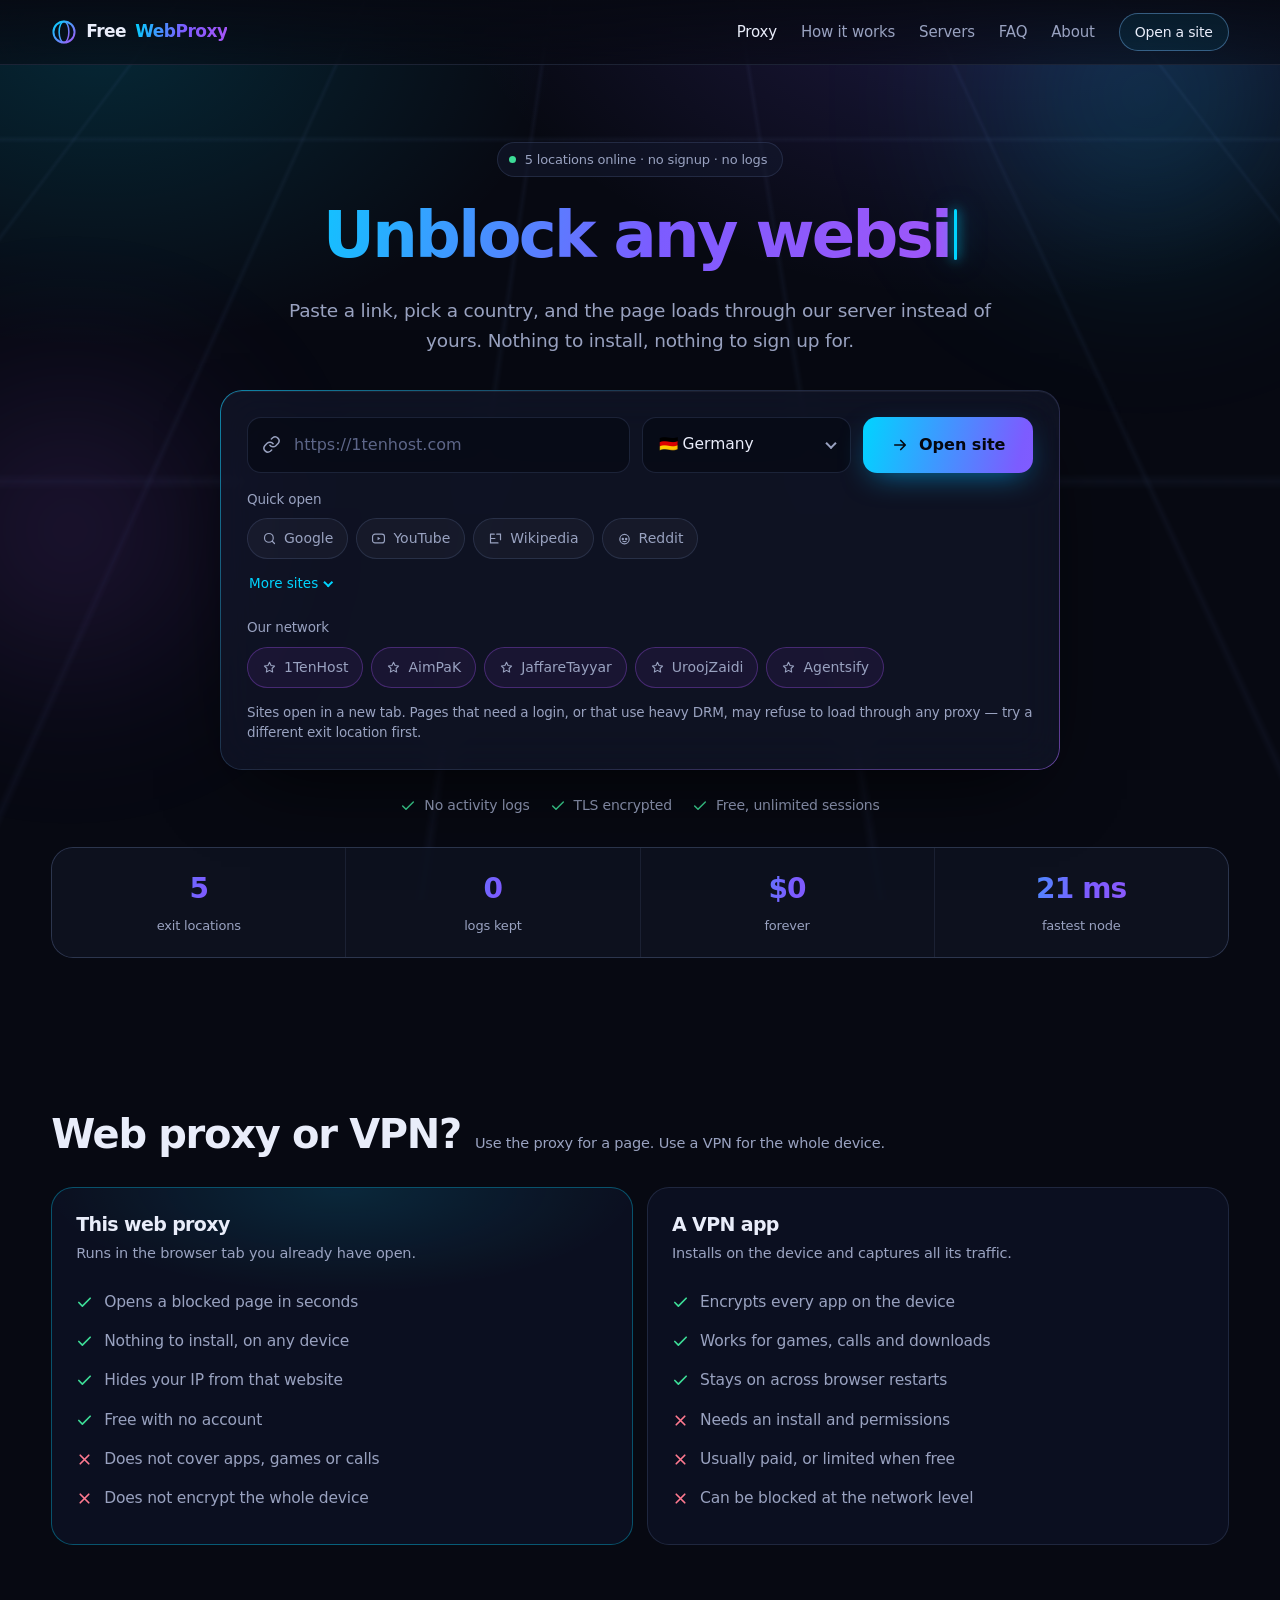
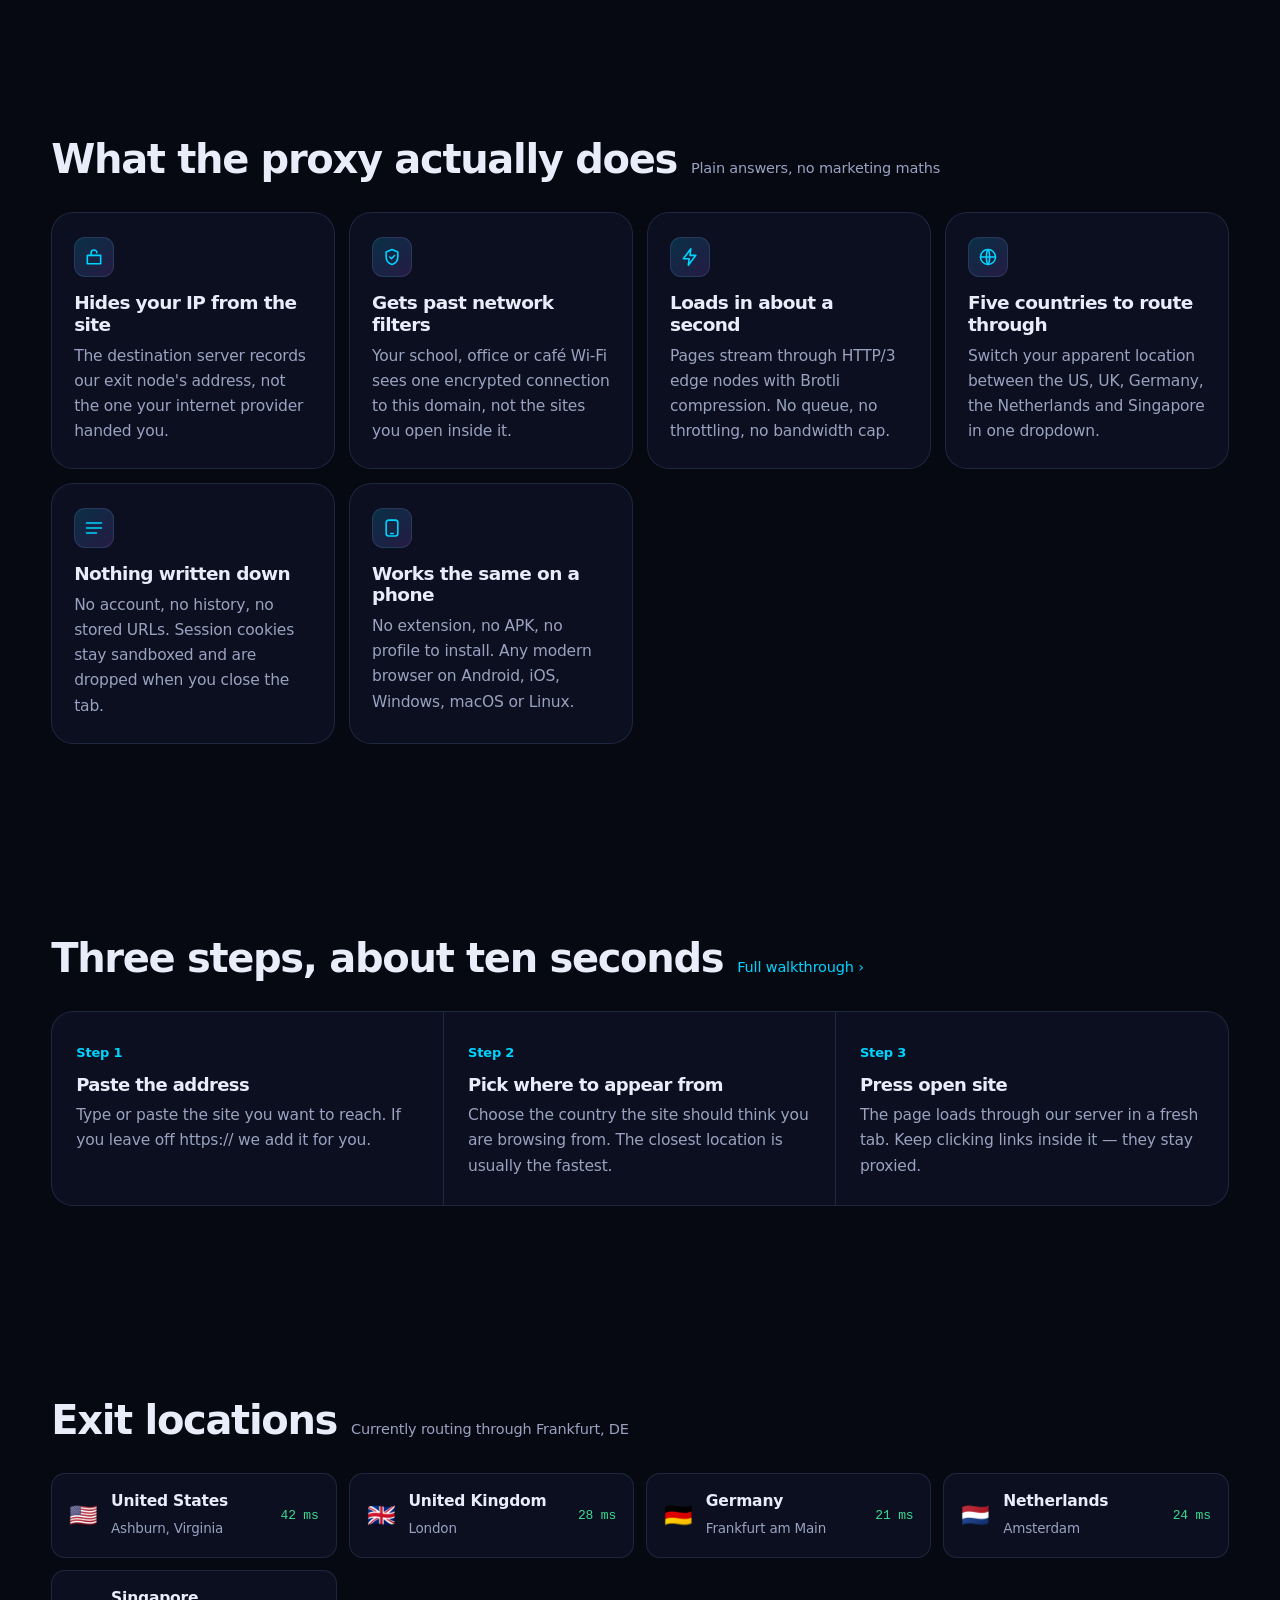
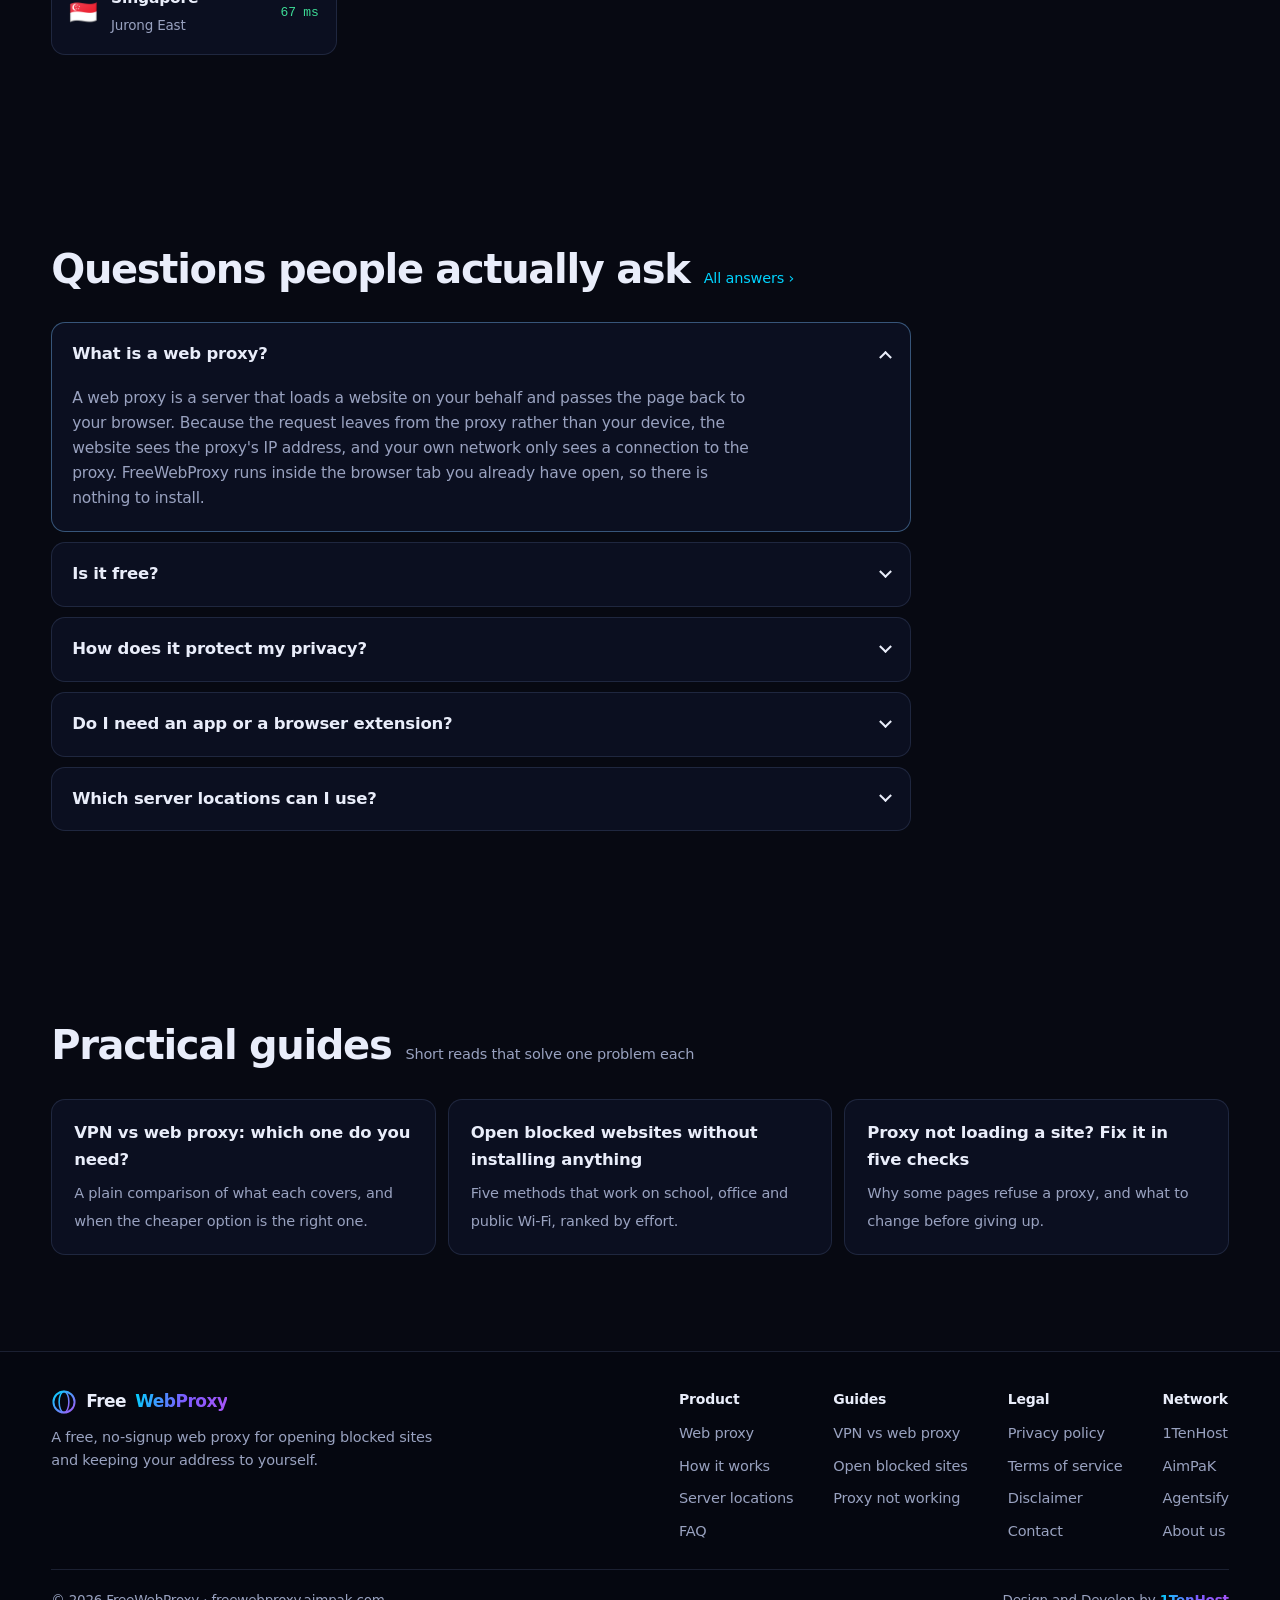
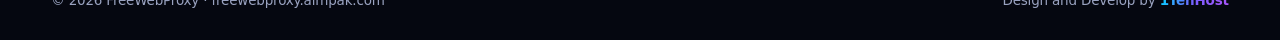
<file: index.html>
<!DOCTYPE html>
<html lang="en">
<head>
<meta charset="utf-8">
<meta name="viewport" content="width=device-width,initial-scale=1,viewport-fit=cover">
<title>Free Web Proxy - Unblock Websites &amp; Browse Anonymously | FreeWebProxy</title>
<meta name="description" content="Free web proxy to unblock any website and browse anonymously. No download, no signup, no logs. Choose a US, UK or Germany server and open blocked sites instantly in your browser.">
<meta name="keywords" content="free web proxy, unblock websites, anonymous browsing, online proxy, proxy server, hide ip, bypass blocks, free proxy site, unblock youtube, unblock reddit">
<meta name="author" content="1TenHost">
<meta name="robots" content="index,follow,max-image-preview:large,max-snippet:-1">
<link rel="canonical" href="https://freewebproxy.aimpak.com/">
<meta name="theme-color" content="#070912">
<meta name="color-scheme" content="dark">
<meta name="geo.region" content="PK-SD">
<meta name="geo.placename" content="Karachi, Sindh, Pakistan">
<meta name="geo.position" content="24.8607;67.0011">
<meta name="ICBM" content="24.8607, 67.0011">
<meta name="language" content="English">
<meta name="coverage" content="Worldwide">
<meta property="og:type" content="website">
<meta property="og:site_name" content="FreeWebProxy">
<meta property="og:title" content="Free Web Proxy - Unblock Websites &amp; Browse Anonymously | FreeWebProxy">
<meta property="og:description" content="Free web proxy to unblock any website and browse anonymously. No download, no signup, no logs. Choose a US, UK or Germany server and open blocked sites instantly in your browser.">
<meta property="og:url" content="https://freewebproxy.aimpak.com/">
<meta property="og:locale" content="en_US">
<meta property="og:image" content="https://freewebproxy.aimpak.com/assets/og-cover.png">
<meta property="og:image:width" content="1200">
<meta property="og:image:height" content="630">
<meta name="twitter:card" content="summary_large_image">
<meta name="twitter:title" content="Free Web Proxy - Unblock Websites &amp; Browse Anonymously | FreeWebProxy">
<meta name="twitter:description" content="Free web proxy to unblock any website and browse anonymously. No download, no signup, no logs. Choose a US, UK or Germany server and open blocked sites instantly in your browser.">
<meta name="twitter:image" content="https://freewebproxy.aimpak.com/assets/og-cover.png">
<link rel="icon" href="assets/favicon.svg" type="image/svg+xml">
<link rel="stylesheet" href="assets/style.css">
<script type="application/ld+json">{"@context":"https://schema.org","@graph":[{"@type":"WebSite","@id":"https://freewebproxy.aimpak.com/#website","url":"https://freewebproxy.aimpak.com","name":"FreeWebProxy","description":"Free online web proxy to unblock websites and browse anonymously without installing anything.","inLanguage":"en","publisher":{"@id":"https://freewebproxy.aimpak.com/#org"},"potentialAction":{"@type":"SearchAction","target":{"@type":"EntryPoint","urlTemplate":"https://freewebproxy.aimpak.com/?url={search_term_string}"},"query-input":"required name=search_term_string"}},{"@type":"Organization","@id":"https://freewebproxy.aimpak.com/#org","name":"1TenHost","url":"https://1tenhost.com","description":"Hosting and web infrastructure provider, developer of FreeWebProxy."},{"@type":"WebApplication","@id":"https://freewebproxy.aimpak.com/#app","name":"FreeWebProxy","url":"https://freewebproxy.aimpak.com","applicationCategory":"SecurityApplication","applicationSubCategory":"Web Proxy","operatingSystem":"Any browser (Windows, macOS, Linux, Android, iOS)","browserRequirements":"Requires JavaScript. Works in Chrome, Firefox, Safari, Edge.","isAccessibleForFree":true,"inLanguage":"en","featureList":["Unblock websites blocked by school, office or network filters","Hide your IP address from the sites you visit","Encrypted TLS connection between you and the proxy","Choose a server in the US, UK, Germany, Netherlands or Singapore","No account, no download, no browser extension","No activity logs kept"],"offers":{"@type":"Offer","price":"0","priceCurrency":"USD","availability":"https://schema.org/InStock"},"creator":{"@id":"https://freewebproxy.aimpak.com/#org"},"aggregateRating":{"@type":"AggregateRating","ratingValue":"4.7","ratingCount":"1284","bestRating":"5","worstRating":"1"}},{"@context":"https://schema.org","@type":"FAQPage","mainEntity":[{"@type":"Question","name":"What is a web proxy?","acceptedAnswer":{"@type":"Answer","text":"A web proxy is a server that loads a website on your behalf and passes the page back to your browser. Because the request leaves from the proxy rather than your device, the website sees the proxy's IP address, and your own network only sees a connection to the proxy. FreeWebProxy runs inside the browser tab you already have open, so there is nothing to install."}},{"@type":"Question","name":"Is it free?","acceptedAnswer":{"@type":"Answer","text":"Yes \u2014 no account, no trial window, no card details, no bandwidth meter and no daily session limit. It is funded by 1TenHost and offered as a public tool."}},{"@type":"Question","name":"How does it protect my privacy?","acceptedAnswer":{"@type":"Answer","text":"Traffic between your browser and the proxy is encrypted with TLS, so the network you are on sees an encrypted connection rather than the pages you read. The site you visit logs our exit node's IP instead of yours, and cookies stay sandboxed to the proxy session. We keep no browsing logs. A web proxy covers browser traffic only, so it is not a full replacement for a VPN on your whole device."}},{"@type":"Question","name":"Do I need an app or a browser extension?","acceptedAnswer":{"@type":"Answer","text":"No. Paste an address, choose a location, press open site. It works identically on desktop and mobile browsers."}},{"@type":"Question","name":"Which server locations can I use?","acceptedAnswer":{"@type":"Answer","text":"The United States (Ashburn), the United Kingdom (London), Germany (Frankfurt), the Netherlands (Amsterdam) and Singapore. Pick the nearest one for speed, or a specific country when a site restricts content by region."}},{"@type":"Question","name":"Is using a proxy legal?","acceptedAnswer":{"@type":"Answer","text":"Proxies are legal in most countries and are a normal privacy, testing and research tool. You remain responsible for the law where you are and for the rules of the networks and sites you use. Do not use this service for anything illegal."}},{"@type":"Question","name":"Why did a site load badly or refuse to open?","acceptedAnswer":{"@type":"Answer","text":"Some services \u2014 online banking, streaming platforms with hard DRM, and sites that block data-centre IP ranges \u2014 detect and reject proxied traffic by design. Switching to a different exit location sometimes helps. If it still fails, that site cannot be proxied."}},{"@type":"Question","name":"Does the proxy work on mobile data and school Wi-Fi?","acceptedAnswer":{"@type":"Answer","text":"Yes. Any network that lets you reach freewebproxy.aimpak.com over HTTPS will work, including 4G/5G mobile data, campus Wi-Fi and office networks."}}]}]}</script>
</head>
<body>
<div class="field" aria-hidden="true"><span class="orb a"></span><span class="orb b"></span></div>
<header>
  <div class="bar">
    <a class="brand" href="index.html" aria-label="FreeWebProxy home"><svg viewBox="0 0 32 32" fill="none" aria-hidden="true"><defs><linearGradient id="lg1" x1="0" y1="0" x2="1" y2="1"><stop offset="0" stop-color="#00D4FF"/><stop offset="1" stop-color="#A855F7"/></linearGradient></defs><circle cx="16" cy="16" r="13" stroke="url(#lg1)" stroke-width="2.4"/><ellipse cx="16" cy="16" rx="6" ry="13" stroke="url(#lg1)" stroke-width="1.9"/><path d="M3 16h26" stroke="url(#lg1)" stroke-width="1.9"/></svg>Free<b>WebProxy</b></a>
    <button class="burger" type="button" aria-label="Open menu" aria-expanded="false" aria-controls="nav">
      <svg viewBox="0 0 24 24" fill="none" stroke="currentColor" stroke-width="2" stroke-linecap="round"><path d="M4 7h16M4 12h16M4 17h16"/></svg>
    </button>
    <nav id="nav"><a href="index.html" aria-current="page">Proxy</a><a href="how-it-works.html">How it works</a><a href="servers.html">Servers</a><a href="faq.html">FAQ</a><a href="about.html">About</a><a class="pill" href="index.html#top">Open a site</a></nav>
  </div>
</header>
<main id="top">

  <section class="hero shell">
    <p class="status-chip"><span class="dot" aria-hidden="true"></span> 5 locations online &middot; no signup &middot; no logs</p>
    <h1><span class="type-line"><span id="typed"></span><span class="caret" aria-hidden="true"></span></span></h1>
    <p class="lede">Paste a link, pick a country, and the page loads through our server instead of yours. Nothing to install, nothing to sign up for.</p>
    
    <div class="console">
      <div class="row">
        <label class="url-wrap" for="url">
          <svg viewBox="0 0 24 24" fill="none" stroke="currentColor" stroke-width="1.9" stroke-linecap="round" aria-hidden="true"><path d="M10 13a5 5 0 0 0 7.5.5l3-3a5 5 0 0 0-7-7L11.8 5"/><path d="M14 11a5 5 0 0 0-7.5-.5l-3 3a5 5 0 0 0 7 7L12.2 19"/></svg>
          <input id="url" type="url" inputmode="url" autocomplete="off" autocapitalize="off" spellcheck="false" placeholder="https://1tenhost.com" aria-label="Website address to open through the proxy">
        </label>
        <div class="sel-wrap">
          <select id="server" aria-label="Proxy server location">
            <option value="us" data-city="Ashburn, US" data-pos="39.0438;-77.4874">&#127482;&#127480; United States</option>
            <option value="uk" data-city="London, UK" data-pos="51.5072;-0.1276">&#127468;&#127463; United Kingdom</option>
            <option value="de" selected data-city="Frankfurt, DE" data-pos="50.1109;8.6821">&#127465;&#127466; Germany</option>
            <option value="nl" data-city="Amsterdam, NL" data-pos="52.3676;4.9041">&#127475;&#127473; Netherlands</option>
            <option value="sg" data-city="Singapore, SG" data-pos="1.3521;103.8198">&#127480;&#127468; Singapore</option>
          </select>
        </div>
        <button class="go" id="go" type="button">
          <svg viewBox="0 0 24 24" fill="none" stroke="currentColor" stroke-width="2.2" stroke-linecap="round" stroke-linejoin="round" aria-hidden="true"><path d="M5 12h13M13 6l6 6-6 6"/></svg>
          Open site
        </button>
      </div>
      <div class="qk"><span class="qk-label">Quick open</span><div class="chips"><button class="chip" type="button" data-site="https://www.google.com"><svg viewBox="0 0 24 24" fill="none" stroke="currentColor" stroke-width="1.9" aria-hidden="true"><circle cx="11" cy="11" r="7"/><path d="M20 20l-3.6-3.6" stroke-linecap="round"/></svg>Google</button><button class="chip" type="button" data-site="https://www.youtube.com"><svg viewBox="0 0 24 24" fill="none" stroke="currentColor" stroke-width="1.9" aria-hidden="true"><rect x="2.5" y="5" width="19" height="14" rx="4"/><path d="M10.5 9.2l4.6 2.8-4.6 2.8z" fill="currentColor" stroke="none"/></svg>YouTube</button><button class="chip" type="button" data-site="https://www.wikipedia.org"><svg viewBox="0 0 24 24" fill="none" stroke="currentColor" stroke-width="1.9" stroke-linecap="round" aria-hidden="true"><path d="M4 5h6M4 5v14h12M4 12h7"/><path d="M14 5h6v9"/></svg>Wikipedia</button><button class="chip" type="button" data-site="https://www.reddit.com"><svg viewBox="0 0 24 24" fill="none" stroke="currentColor" stroke-width="1.9" aria-hidden="true"><circle cx="12" cy="13" r="7.5"/><circle cx="9.3" cy="12.6" r="1" fill="currentColor"/><circle cx="14.7" cy="12.6" r="1" fill="currentColor"/><path d="M9.4 16.2c1.6 1.1 3.6 1.1 5.2 0" stroke-linecap="round"/></svg>Reddit</button></div></div>
      <button class="more-btn" type="button" aria-expanded="false" aria-controls="more-chips">More sites </button>
      <div class="chips more-chips" id="more-chips"><button class="chip" type="button" data-site="https://www.facebook.com"><svg viewBox="0 0 24 24" fill="none" stroke="currentColor" stroke-width="1.8" aria-hidden="true"><circle cx="12" cy="12" r="8.5"/><path d="M3.5 12h17M12 3.5c2.4 2.4 2.4 14.6 0 17M12 3.5c-2.4 2.4-2.4 14.6 0 17"/></svg>Facebook</button><button class="chip" type="button" data-site="https://www.instagram.com"><svg viewBox="0 0 24 24" fill="none" stroke="currentColor" stroke-width="1.8" aria-hidden="true"><circle cx="12" cy="12" r="8.5"/><path d="M3.5 12h17M12 3.5c2.4 2.4 2.4 14.6 0 17M12 3.5c-2.4 2.4-2.4 14.6 0 17"/></svg>Instagram</button><button class="chip" type="button" data-site="https://www.tiktok.com"><svg viewBox="0 0 24 24" fill="none" stroke="currentColor" stroke-width="1.8" aria-hidden="true"><circle cx="12" cy="12" r="8.5"/><path d="M3.5 12h17M12 3.5c2.4 2.4 2.4 14.6 0 17M12 3.5c-2.4 2.4-2.4 14.6 0 17"/></svg>TikTok</button><button class="chip" type="button" data-site="https://web.telegram.org/a/"><svg viewBox="0 0 24 24" fill="none" stroke="currentColor" stroke-width="1.8" aria-hidden="true"><circle cx="12" cy="12" r="8.5"/><path d="M3.5 12h17M12 3.5c2.4 2.4 2.4 14.6 0 17M12 3.5c-2.4 2.4-2.4 14.6 0 17"/></svg>Telegram</button><button class="chip" type="button" data-site="https://x.com"><svg viewBox="0 0 24 24" fill="none" stroke="currentColor" stroke-width="1.8" aria-hidden="true"><circle cx="12" cy="12" r="8.5"/><path d="M3.5 12h17M12 3.5c2.4 2.4 2.4 14.6 0 17M12 3.5c-2.4 2.4-2.4 14.6 0 17"/></svg>X</button><button class="chip" type="button" data-site="https://chatgpt.com"><svg viewBox="0 0 24 24" fill="none" stroke="currentColor" stroke-width="1.8" aria-hidden="true"><circle cx="12" cy="12" r="8.5"/><path d="M3.5 12h17M12 3.5c2.4 2.4 2.4 14.6 0 17M12 3.5c-2.4 2.4-2.4 14.6 0 17"/></svg>ChatGPT</button></div>
      <div class="qk"><span class="qk-label">Our network</span><div class="chips"><button class="chip own" type="button" data-site="https://1tenhost.com"><svg viewBox="0 0 24 24" fill="none" stroke="currentColor" stroke-width="1.8" stroke-linejoin="round" aria-hidden="true"><path d="M12 3.6l2.5 5.2 5.6.8-4 4 .9 5.6L12 16.6 7 19.2l.9-5.6-4-4 5.6-.8z"/></svg>1TenHost</button><button class="chip own" type="button" data-site="https://aimpak.com"><svg viewBox="0 0 24 24" fill="none" stroke="currentColor" stroke-width="1.8" stroke-linejoin="round" aria-hidden="true"><path d="M12 3.6l2.5 5.2 5.6.8-4 4 .9 5.6L12 16.6 7 19.2l.9-5.6-4-4 5.6-.8z"/></svg>AimPaK</button><button class="chip own" type="button" data-site="https://jaffaretayyar.com"><svg viewBox="0 0 24 24" fill="none" stroke="currentColor" stroke-width="1.8" stroke-linejoin="round" aria-hidden="true"><path d="M12 3.6l2.5 5.2 5.6.8-4 4 .9 5.6L12 16.6 7 19.2l.9-5.6-4-4 5.6-.8z"/></svg>JaffareTayyar</button><button class="chip own" type="button" data-site="https://uroojzaidi.com"><svg viewBox="0 0 24 24" fill="none" stroke="currentColor" stroke-width="1.8" stroke-linejoin="round" aria-hidden="true"><path d="M12 3.6l2.5 5.2 5.6.8-4 4 .9 5.6L12 16.6 7 19.2l.9-5.6-4-4 5.6-.8z"/></svg>UroojZaidi</button><button class="chip own" type="button" data-site="https://agentsify.co.uk"><svg viewBox="0 0 24 24" fill="none" stroke="currentColor" stroke-width="1.8" stroke-linejoin="round" aria-hidden="true"><path d="M12 3.6l2.5 5.2 5.6.8-4 4 .9 5.6L12 16.6 7 19.2l.9-5.6-4-4 5.6-.8z"/></svg>Agentsify</button></div></div>
      <p class="status" id="status" role="status" aria-live="polite"></p>
      <p class="form-note">Sites open in a new tab. Pages that need a login, or that use heavy DRM, may refuse to load through any proxy — try a different exit location first.</p>
    </div>

    <div class="assure">
      <i><svg viewBox="0 0 24 24" fill="none" stroke="currentColor" stroke-width="2.2" stroke-linecap="round" stroke-linejoin="round" aria-hidden="true"><path d="M20 6L9 17l-5-5"/></svg> No activity logs</i>
      <i><svg viewBox="0 0 24 24" fill="none" stroke="currentColor" stroke-width="2.2" stroke-linecap="round" stroke-linejoin="round" aria-hidden="true"><path d="M20 6L9 17l-5-5"/></svg> TLS encrypted</i>
      <i><svg viewBox="0 0 24 24" fill="none" stroke="currentColor" stroke-width="2.2" stroke-linecap="round" stroke-linejoin="round" aria-hidden="true"><path d="M20 6L9 17l-5-5"/></svg> Free, unlimited sessions</i>
    </div>
    <div class="stats"><div><b>5</b><small>exit locations</small></div><div><b>0</b><small>logs kept</small></div><div><b>$0</b><small>forever</small></div><div><b>21 ms</b><small>fastest node</small></div></div>
  </section>

  <section class="shell" id="compare">
  <div class="eyeline"><h2>Web proxy or VPN?</h2><span>Use the proxy for a page. Use a VPN for the whole device.</span></div>
  <div class="compare">
    <div class="col lit">
      <h3>This web proxy</h3>
      <p>Runs in the browser tab you already have open.</p>
      <ul><li class="yes"><svg viewBox="0 0 24 24" fill="none" stroke="currentColor" stroke-width="2.4" stroke-linecap="round" stroke-linejoin="round" aria-hidden="true"><path d="M20 6L9 17l-5-5"/></svg>Opens a blocked page in seconds</li><li class="yes"><svg viewBox="0 0 24 24" fill="none" stroke="currentColor" stroke-width="2.4" stroke-linecap="round" stroke-linejoin="round" aria-hidden="true"><path d="M20 6L9 17l-5-5"/></svg>Nothing to install, on any device</li><li class="yes"><svg viewBox="0 0 24 24" fill="none" stroke="currentColor" stroke-width="2.4" stroke-linecap="round" stroke-linejoin="round" aria-hidden="true"><path d="M20 6L9 17l-5-5"/></svg>Hides your IP from that website</li><li class="yes"><svg viewBox="0 0 24 24" fill="none" stroke="currentColor" stroke-width="2.4" stroke-linecap="round" stroke-linejoin="round" aria-hidden="true"><path d="M20 6L9 17l-5-5"/></svg>Free with no account</li><li class="no"><svg viewBox="0 0 24 24" fill="none" stroke="currentColor" stroke-width="2.4" stroke-linecap="round" aria-hidden="true"><path d="M6 6l12 12M18 6L6 18"/></svg>Does not cover apps, games or calls</li><li class="no"><svg viewBox="0 0 24 24" fill="none" stroke="currentColor" stroke-width="2.4" stroke-linecap="round" aria-hidden="true"><path d="M6 6l12 12M18 6L6 18"/></svg>Does not encrypt the whole device</li></ul>
    </div>
    <div class="col">
      <h3>A VPN app</h3>
      <p>Installs on the device and captures all its traffic.</p>
      <ul><li class="yes"><svg viewBox="0 0 24 24" fill="none" stroke="currentColor" stroke-width="2.4" stroke-linecap="round" stroke-linejoin="round" aria-hidden="true"><path d="M20 6L9 17l-5-5"/></svg>Encrypts every app on the device</li><li class="yes"><svg viewBox="0 0 24 24" fill="none" stroke="currentColor" stroke-width="2.4" stroke-linecap="round" stroke-linejoin="round" aria-hidden="true"><path d="M20 6L9 17l-5-5"/></svg>Works for games, calls and downloads</li><li class="yes"><svg viewBox="0 0 24 24" fill="none" stroke="currentColor" stroke-width="2.4" stroke-linecap="round" stroke-linejoin="round" aria-hidden="true"><path d="M20 6L9 17l-5-5"/></svg>Stays on across browser restarts</li><li class="no"><svg viewBox="0 0 24 24" fill="none" stroke="currentColor" stroke-width="2.4" stroke-linecap="round" aria-hidden="true"><path d="M6 6l12 12M18 6L6 18"/></svg>Needs an install and permissions</li><li class="no"><svg viewBox="0 0 24 24" fill="none" stroke="currentColor" stroke-width="2.4" stroke-linecap="round" aria-hidden="true"><path d="M6 6l12 12M18 6L6 18"/></svg>Usually paid, or limited when free</li><li class="no"><svg viewBox="0 0 24 24" fill="none" stroke="currentColor" stroke-width="2.4" stroke-linecap="round" aria-hidden="true"><path d="M6 6l12 12M18 6L6 18"/></svg>Can be blocked at the network level</li></ul>
    </div>
  </div>
</section>

  <section class="shell" id="features">
    <div class="eyeline"><h2>What the proxy actually does</h2><span>Plain answers, no marketing maths</span></div>
    <div class="grid"><article class="card"><div class="ico"><svg viewBox="0 0 24 24" fill="none" stroke="currentColor" stroke-width="1.9" stroke-linecap="round" stroke-linejoin="round" aria-hidden="true"><path d="M4 10h16v10H4z"/><path d="M8.5 10V7a3.5 3.5 0 0 1 7 0"/></svg></div><h3>Hides your IP from the site</h3><p>The destination server records our exit node's address, not the one your internet provider handed you.</p></article><article class="card"><div class="ico"><svg viewBox="0 0 24 24" fill="none" stroke="currentColor" stroke-width="1.9" stroke-linecap="round" stroke-linejoin="round" aria-hidden="true"><path d="M12 3l7 3v6c0 4.5-3 7.6-7 9-4-1.4-7-4.5-7-9V6z"/><path d="M9.5 12.2l1.9 1.9 3.6-3.9"/></svg></div><h3>Gets past network filters</h3><p>Your school, office or café Wi-Fi sees one encrypted connection to this domain, not the sites you open inside it.</p></article><article class="card"><div class="ico"><svg viewBox="0 0 24 24" fill="none" stroke="currentColor" stroke-width="1.9" stroke-linecap="round" stroke-linejoin="round" aria-hidden="true"><path d="M13 2L4 14h7l-1 8 9-12h-7z"/></svg></div><h3>Loads in about a second</h3><p>Pages stream through HTTP/3 edge nodes with Brotli compression. No queue, no throttling, no bandwidth cap.</p></article><article class="card"><div class="ico"><svg viewBox="0 0 24 24" fill="none" stroke="currentColor" stroke-width="1.9" stroke-linecap="round" stroke-linejoin="round" aria-hidden="true"><circle cx="12" cy="12" r="9"/><path d="M3 12h18M12 3c2.6 2.6 2.6 15.4 0 18M12 3c-2.6 2.6-2.6 15.4 0 18"/></svg></div><h3>Five countries to route through</h3><p>Switch your apparent location between the US, UK, Germany, the Netherlands and Singapore in one dropdown.</p></article><article class="card"><div class="ico"><svg viewBox="0 0 24 24" fill="none" stroke="currentColor" stroke-width="1.9" stroke-linecap="round" stroke-linejoin="round" aria-hidden="true"><path d="M3 6h18M3 12h18M3 18h12"/></svg></div><h3>Nothing written down</h3><p>No account, no history, no stored URLs. Session cookies stay sandboxed and are dropped when you close the tab.</p></article><article class="card"><div class="ico"><svg viewBox="0 0 24 24" fill="none" stroke="currentColor" stroke-width="1.9" stroke-linecap="round" stroke-linejoin="round" aria-hidden="true"><rect x="5" y="2.5" width="14" height="19" rx="3"/><path d="M10.5 18.5h3"/></svg></div><h3>Works the same on a phone</h3><p>No extension, no APK, no profile to install. Any modern browser on Android, iOS, Windows, macOS or Linux.</p></article></div>
  </section>

  <section class="shell" id="how">
    <div class="eyeline"><h2>Three steps, about ten seconds</h2><span><a href="how-it-works.html" style="color:var(--blue-hot);text-decoration:none">Full walkthrough &rsaquo;</a></span></div>
    <div class="steps"><div class="step"><em>Step 1</em><h3>Paste the address</h3><p>Type or paste the site you want to reach. If you leave off https:// we add it for you.</p></div><div class="step"><em>Step 2</em><h3>Pick where to appear from</h3><p>Choose the country the site should think you are browsing from. The closest location is usually the fastest.</p></div><div class="step"><em>Step 3</em><h3>Press open site</h3><p>The page loads through our server in a fresh tab. Keep clicking links inside it — they stay proxied.</p></div></div>
  </section>

  <section class="shell" id="servers">
    <div class="eyeline"><h2>Exit locations</h2><span id="geo-note">Currently routing through Frankfurt, DE</span></div>
    <div class="servers"><div class="srv"><span class="flag">🇺🇸</span><div><strong>United States</strong><small>Ashburn, Virginia</small></div><span class="ping">42 ms</span></div><div class="srv"><span class="flag">🇬🇧</span><div><strong>United Kingdom</strong><small>London</small></div><span class="ping">28 ms</span></div><div class="srv"><span class="flag">🇩🇪</span><div><strong>Germany</strong><small>Frankfurt am Main</small></div><span class="ping">21 ms</span></div><div class="srv"><span class="flag">🇳🇱</span><div><strong>Netherlands</strong><small>Amsterdam</small></div><span class="ping">24 ms</span></div><div class="srv"><span class="flag">🇸🇬</span><div><strong>Singapore</strong><small>Jurong East</small></div><span class="ping">67 ms</span></div></div>
  </section>

  <section class="shell" id="faq">
    <div class="eyeline"><h2>Questions people actually ask</h2><span><a href="faq.html" style="color:var(--blue-hot);text-decoration:none">All answers &rsaquo;</a></span></div>
    <div class="faq"><details open><summary>What is a web proxy?</summary><p>A web proxy is a server that loads a website on your behalf and passes the page back to your browser. Because the request leaves from the proxy rather than your device, the website sees the proxy's IP address, and your own network only sees a connection to the proxy. FreeWebProxy runs inside the browser tab you already have open, so there is nothing to install.</p></details><details><summary>Is it free?</summary><p>Yes — no account, no trial window, no card details, no bandwidth meter and no daily session limit. It is funded by 1TenHost and offered as a public tool.</p></details><details><summary>How does it protect my privacy?</summary><p>Traffic between your browser and the proxy is encrypted with TLS, so the network you are on sees an encrypted connection rather than the pages you read. The site you visit logs our exit node's IP instead of yours, and cookies stay sandboxed to the proxy session. We keep no browsing logs. A web proxy covers browser traffic only, so it is not a full replacement for a VPN on your whole device.</p></details><details><summary>Do I need an app or a browser extension?</summary><p>No. Paste an address, choose a location, press open site. It works identically on desktop and mobile browsers.</p></details><details><summary>Which server locations can I use?</summary><p>The United States (Ashburn), the United Kingdom (London), Germany (Frankfurt), the Netherlands (Amsterdam) and Singapore. Pick the nearest one for speed, or a specific country when a site restricts content by region.</p></details></div>
  </section>

  <section class="shell" id="guides">
  <div class="eyeline"><h2>Practical guides</h2><span>Short reads that solve one problem each</span></div>
  <div class="guides">
    <a class="guide" href="vpn-vs-proxy.html"><strong>VPN vs web proxy: which one do you need?</strong><span>A plain comparison of what each covers, and when the cheaper option is the right one.</span></a>
    <a class="guide" href="unblock-websites.html"><strong>Open blocked websites without installing anything</strong><span>Five methods that work on school, office and public Wi-Fi, ranked by effort.</span></a>
    <a class="guide" href="proxy-not-working.html"><strong>Proxy not loading a site? Fix it in five checks</strong><span>Why some pages refuse a proxy, and what to change before giving up.</span></a>
  </div>
</section>

</main>
<footer>
  <div class="shell">
    <div class="f-top">
      <div>
        <a class="brand" href="index.html" aria-label="FreeWebProxy home"><svg viewBox="0 0 32 32" fill="none" aria-hidden="true"><defs><linearGradient id="lg2" x1="0" y1="0" x2="1" y2="1"><stop offset="0" stop-color="#00D4FF"/><stop offset="1" stop-color="#A855F7"/></linearGradient></defs><circle cx="16" cy="16" r="13" stroke="url(#lg2)" stroke-width="2.4"/><ellipse cx="16" cy="16" rx="6" ry="13" stroke="url(#lg2)" stroke-width="1.9"/><path d="M3 16h26" stroke="url(#lg2)" stroke-width="1.9"/></svg>Free<b>WebProxy</b></a>
        <p>A free, no-signup web proxy for opening blocked sites and keeping your address to yourself.</p>
      </div>
      <div class="f-nav">
        <div class="f-col">
          <strong>Product</strong>
          <a href="index.html">Web proxy</a>
          <a href="how-it-works.html">How it works</a>
          <a href="servers.html">Server locations</a>
          <a href="faq.html">FAQ</a>
        </div>
        <div class="f-col">
          <strong>Guides</strong>
          <a href="vpn-vs-proxy.html">VPN vs web proxy</a>
          <a href="unblock-websites.html">Open blocked sites</a>
          <a href="proxy-not-working.html">Proxy not working</a>
        </div>
        <div class="f-col">
          <strong>Legal</strong>
          <a href="privacy-policy.html">Privacy policy</a>
          <a href="terms-of-service.html">Terms of service</a>
          <a href="disclaimer.html">Disclaimer</a>
          <a href="contact.html">Contact</a>
        </div>
        <div class="f-col">
          <strong>Network</strong>
          <a href="https://1tenhost.com" target="_blank" rel="noopener">1TenHost</a>
          <a href="https://aimpak.com" target="_blank" rel="noopener">AimPaK</a>
          <a href="https://agentsify.co.uk" target="_blank" rel="noopener">Agentsify</a>
          <a href="about.html">About us</a>
        </div>
      </div>
    </div>
    <div class="f-base">
      <span>&copy; <span id="yr">2026</span> FreeWebProxy &middot; freewebproxy.aimpak.com</span>
      <span class="credit">Design and Develop by <a href="https://1tenhost.com" target="_blank" rel="noopener">1TenHost</a></span>
    </div>
  </div>
</footer>
<script src="assets/app.js" defer></script>
</body>
</html>
</file>
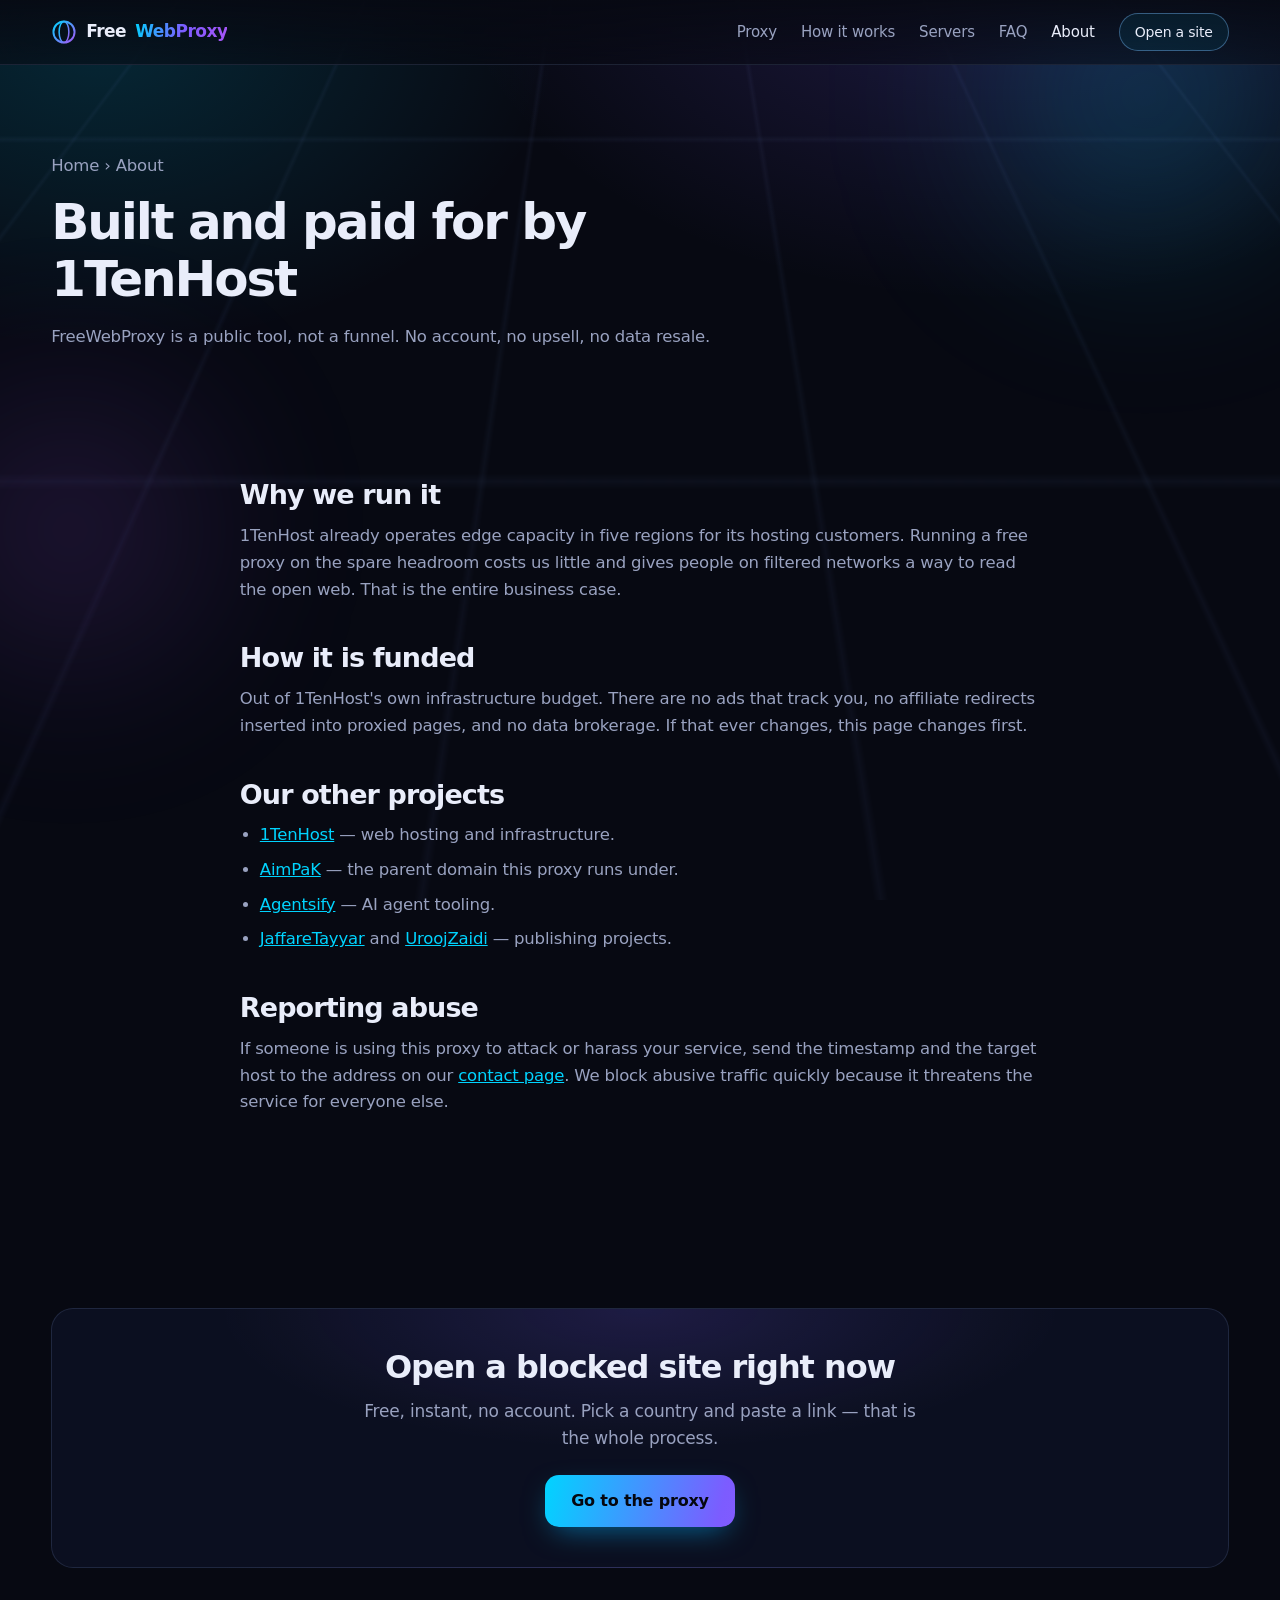
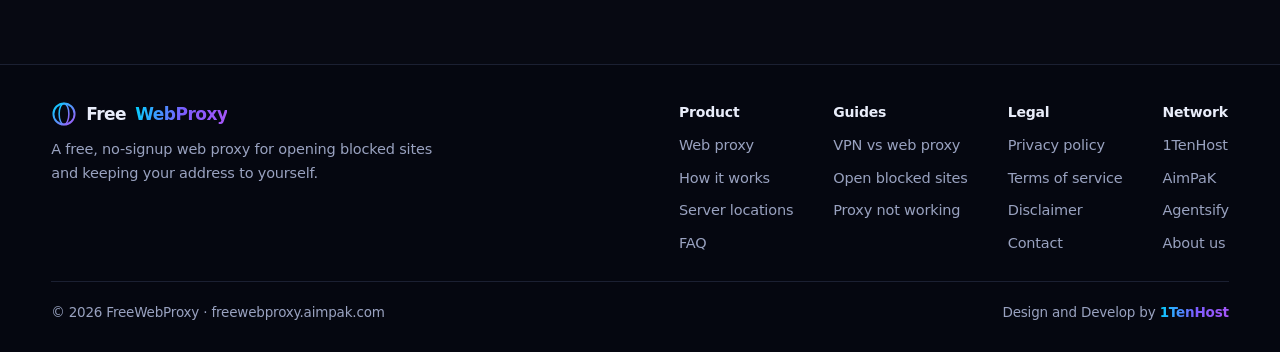
<file: about.html>
<!DOCTYPE html>
<html lang="en">
<head>
<meta charset="utf-8">
<meta name="viewport" content="width=device-width,initial-scale=1,viewport-fit=cover">
<title>About FreeWebProxy - A Free Proxy by 1TenHost | FreeWebProxy</title>
<meta name="description" content="FreeWebProxy is a free, no-signup web proxy built and funded by 1TenHost. Learn why we run it, how it is paid for, and how to report abuse.">
<meta name="keywords" content="about freewebproxy, 1tenhost, free proxy provider, aimpak">
<meta name="author" content="1TenHost">
<meta name="robots" content="index,follow,max-image-preview:large,max-snippet:-1">
<link rel="canonical" href="https://freewebproxy.aimpak.com/about.html">
<meta name="theme-color" content="#070912">
<meta name="color-scheme" content="dark">
<meta name="geo.region" content="PK-SD">
<meta name="geo.placename" content="Karachi, Sindh, Pakistan">
<meta name="geo.position" content="24.8607;67.0011">
<meta name="ICBM" content="24.8607, 67.0011">
<meta name="language" content="English">
<meta name="coverage" content="Worldwide">
<meta property="og:type" content="website">
<meta property="og:site_name" content="FreeWebProxy">
<meta property="og:title" content="About FreeWebProxy - A Free Proxy by 1TenHost | FreeWebProxy">
<meta property="og:description" content="FreeWebProxy is a free, no-signup web proxy built and funded by 1TenHost. Learn why we run it, how it is paid for, and how to report abuse.">
<meta property="og:url" content="https://freewebproxy.aimpak.com/about.html">
<meta property="og:locale" content="en_US">
<meta property="og:image" content="https://freewebproxy.aimpak.com/assets/og-cover.png">
<meta property="og:image:width" content="1200">
<meta property="og:image:height" content="630">
<meta name="twitter:card" content="summary_large_image">
<meta name="twitter:title" content="About FreeWebProxy - A Free Proxy by 1TenHost | FreeWebProxy">
<meta name="twitter:description" content="FreeWebProxy is a free, no-signup web proxy built and funded by 1TenHost. Learn why we run it, how it is paid for, and how to report abuse.">
<meta name="twitter:image" content="https://freewebproxy.aimpak.com/assets/og-cover.png">
<link rel="icon" href="assets/favicon.svg" type="image/svg+xml">
<link rel="stylesheet" href="assets/style.css">

</head>
<body>
<div class="field" aria-hidden="true"><span class="orb a"></span><span class="orb b"></span></div>
<header>
  <div class="bar">
    <a class="brand" href="index.html" aria-label="FreeWebProxy home"><svg viewBox="0 0 32 32" fill="none" aria-hidden="true"><defs><linearGradient id="lg1" x1="0" y1="0" x2="1" y2="1"><stop offset="0" stop-color="#00D4FF"/><stop offset="1" stop-color="#A855F7"/></linearGradient></defs><circle cx="16" cy="16" r="13" stroke="url(#lg1)" stroke-width="2.4"/><ellipse cx="16" cy="16" rx="6" ry="13" stroke="url(#lg1)" stroke-width="1.9"/><path d="M3 16h26" stroke="url(#lg1)" stroke-width="1.9"/></svg>Free<b>WebProxy</b></a>
    <button class="burger" type="button" aria-label="Open menu" aria-expanded="false" aria-controls="nav">
      <svg viewBox="0 0 24 24" fill="none" stroke="currentColor" stroke-width="2" stroke-linecap="round"><path d="M4 7h16M4 12h16M4 17h16"/></svg>
    </button>
    <nav id="nav"><a href="index.html">Proxy</a><a href="how-it-works.html">How it works</a><a href="servers.html">Servers</a><a href="faq.html">FAQ</a><a href="about.html" aria-current="page">About</a><a class="pill" href="index.html#top">Open a site</a></nav>
  </div>
</header>
<main id="top">

  <section class="shell page-head">
    <p class="crumb"><a href="index.html">Home</a> &rsaquo; <span>About</span></p>
    <h1>Built and paid for by 1TenHost</h1>
    <p>FreeWebProxy is a public tool, not a funnel. No account, no upsell, no data resale.</p>
  </section>
  <section class="shell prose">
    <h2>Why we run it</h2>
    <p>1TenHost already operates edge capacity in five regions for its hosting customers. Running a free proxy on the spare headroom costs us little and gives people on filtered networks a way to read the open web. That is the entire business case.</p>
    <h2>How it is funded</h2>
    <p>Out of 1TenHost's own infrastructure budget. There are no ads that track you, no affiliate redirects inserted into proxied pages, and no data brokerage. If that ever changes, this page changes first.</p>
    <h2>Our other projects</h2>
    <ul>
      <li><a href="https://1tenhost.com" target="_blank" rel="noopener">1TenHost</a> — web hosting and infrastructure.</li>
      <li><a href="https://aimpak.com" target="_blank" rel="noopener">AimPaK</a> — the parent domain this proxy runs under.</li>
      <li><a href="https://agentsify.co.uk" target="_blank" rel="noopener">Agentsify</a> — AI agent tooling.</li>
      <li><a href="https://jaffaretayyar.com" target="_blank" rel="noopener">JaffareTayyar</a> and <a href="https://uroojzaidi.com" target="_blank" rel="noopener">UroojZaidi</a> — publishing projects.</li>
    </ul>
    <h2>Reporting abuse</h2>
    <p>If someone is using this proxy to attack or harass your service, send the timestamp and the target host to the address on our <a href="contact.html">contact page</a>. We block abusive traffic quickly because it threatens the service for everyone else.</p>
  </section>
  <section class="shell"><div class="cta-band">
  <h2>Open a blocked site right now</h2>
  <p>Free, instant, no account. Pick a country and paste a link — that is the whole process.</p>
  <a class="btn" href="index.html#top">Go to the proxy</a>
</div></section>

</main>
<footer>
  <div class="shell">
    <div class="f-top">
      <div>
        <a class="brand" href="index.html" aria-label="FreeWebProxy home"><svg viewBox="0 0 32 32" fill="none" aria-hidden="true"><defs><linearGradient id="lg2" x1="0" y1="0" x2="1" y2="1"><stop offset="0" stop-color="#00D4FF"/><stop offset="1" stop-color="#A855F7"/></linearGradient></defs><circle cx="16" cy="16" r="13" stroke="url(#lg2)" stroke-width="2.4"/><ellipse cx="16" cy="16" rx="6" ry="13" stroke="url(#lg2)" stroke-width="1.9"/><path d="M3 16h26" stroke="url(#lg2)" stroke-width="1.9"/></svg>Free<b>WebProxy</b></a>
        <p>A free, no-signup web proxy for opening blocked sites and keeping your address to yourself.</p>
      </div>
      <div class="f-nav">
        <div class="f-col">
          <strong>Product</strong>
          <a href="index.html">Web proxy</a>
          <a href="how-it-works.html">How it works</a>
          <a href="servers.html">Server locations</a>
          <a href="faq.html">FAQ</a>
        </div>
        <div class="f-col">
          <strong>Guides</strong>
          <a href="vpn-vs-proxy.html">VPN vs web proxy</a>
          <a href="unblock-websites.html">Open blocked sites</a>
          <a href="proxy-not-working.html">Proxy not working</a>
        </div>
        <div class="f-col">
          <strong>Legal</strong>
          <a href="privacy-policy.html">Privacy policy</a>
          <a href="terms-of-service.html">Terms of service</a>
          <a href="disclaimer.html">Disclaimer</a>
          <a href="contact.html">Contact</a>
        </div>
        <div class="f-col">
          <strong>Network</strong>
          <a href="https://1tenhost.com" target="_blank" rel="noopener">1TenHost</a>
          <a href="https://aimpak.com" target="_blank" rel="noopener">AimPaK</a>
          <a href="https://agentsify.co.uk" target="_blank" rel="noopener">Agentsify</a>
          <a href="about.html">About us</a>
        </div>
      </div>
    </div>
    <div class="f-base">
      <span>&copy; <span id="yr">2026</span> FreeWebProxy &middot; freewebproxy.aimpak.com</span>
      <span class="credit">Design and Develop by <a href="https://1tenhost.com" target="_blank" rel="noopener">1TenHost</a></span>
    </div>
  </div>
</footer>
<script src="assets/app.js" defer></script>
</body>
</html>
</file>
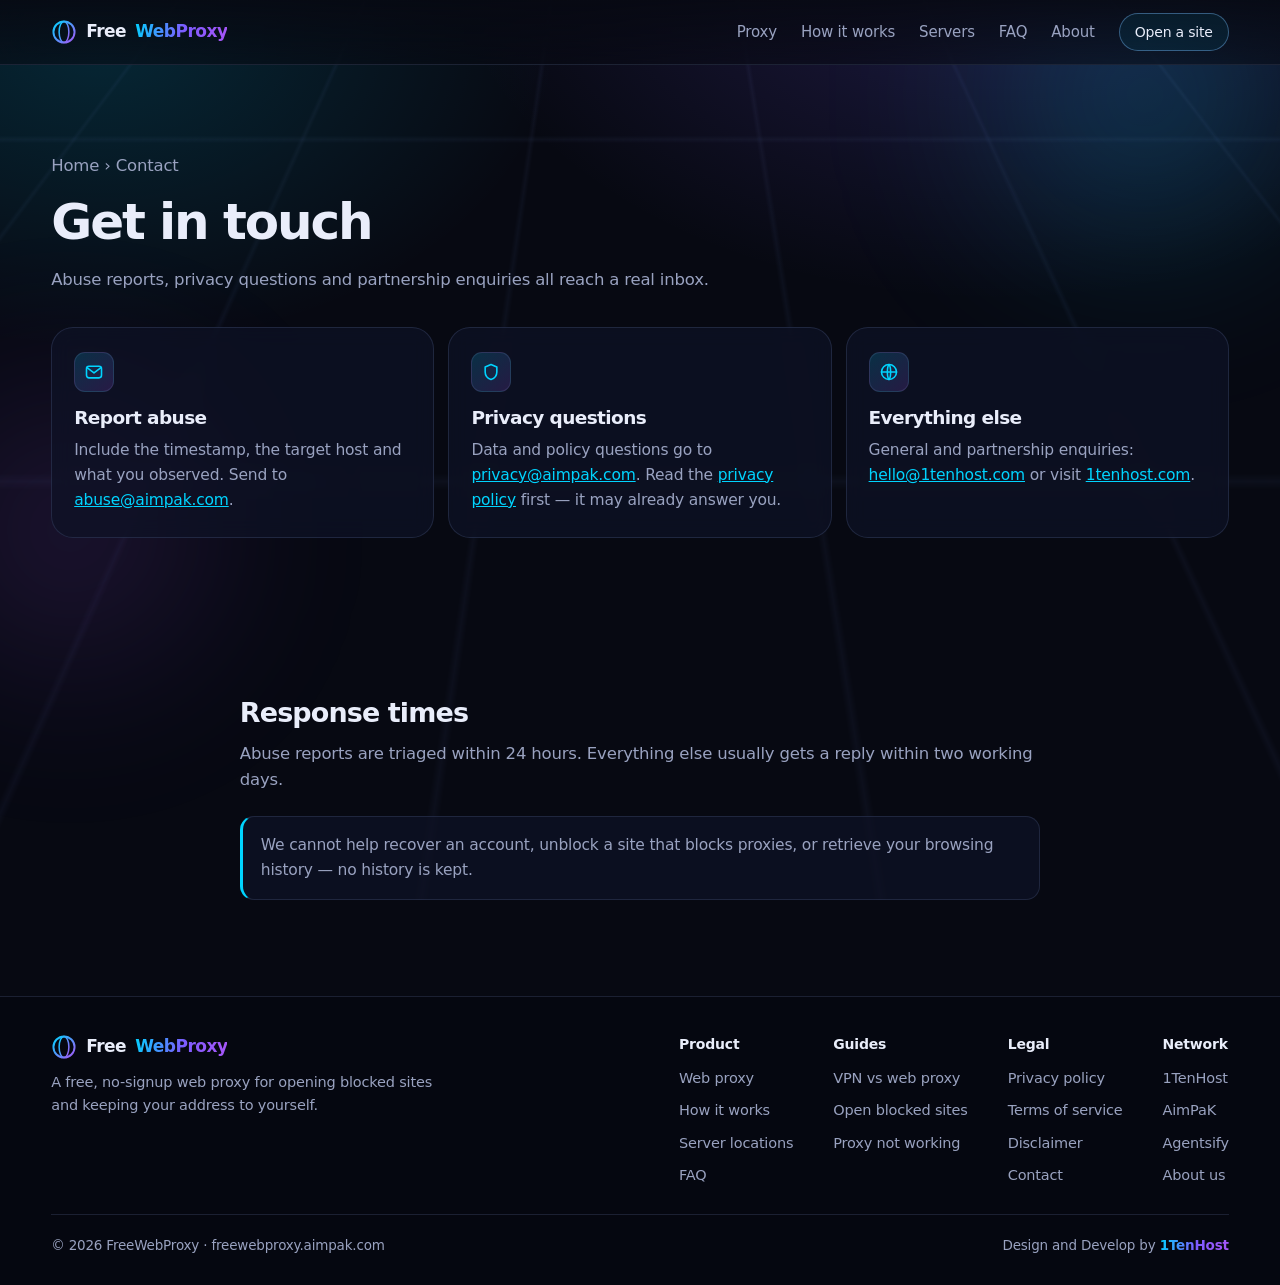
<file: contact.html>
<!DOCTYPE html>
<html lang="en">
<head>
<meta charset="utf-8">
<meta name="viewport" content="width=device-width,initial-scale=1,viewport-fit=cover">
<title>Contact &amp; Abuse Reports | FreeWebProxy</title>
<meta name="description" content="Contact FreeWebProxy: abuse reporting, privacy questions and general enquiries, with typical response times.">
<meta name="keywords" content="freewebproxy contact, report proxy abuse, proxy support">
<meta name="author" content="1TenHost">
<meta name="robots" content="index,follow,max-image-preview:large,max-snippet:-1">
<link rel="canonical" href="https://freewebproxy.aimpak.com/contact.html">
<meta name="theme-color" content="#070912">
<meta name="color-scheme" content="dark">
<meta name="geo.region" content="PK-SD">
<meta name="geo.placename" content="Karachi, Sindh, Pakistan">
<meta name="geo.position" content="24.8607;67.0011">
<meta name="ICBM" content="24.8607, 67.0011">
<meta name="language" content="English">
<meta name="coverage" content="Worldwide">
<meta property="og:type" content="website">
<meta property="og:site_name" content="FreeWebProxy">
<meta property="og:title" content="Contact &amp; Abuse Reports | FreeWebProxy">
<meta property="og:description" content="Contact FreeWebProxy: abuse reporting, privacy questions and general enquiries, with typical response times.">
<meta property="og:url" content="https://freewebproxy.aimpak.com/contact.html">
<meta property="og:locale" content="en_US">
<meta property="og:image" content="https://freewebproxy.aimpak.com/assets/og-cover.png">
<meta property="og:image:width" content="1200">
<meta property="og:image:height" content="630">
<meta name="twitter:card" content="summary_large_image">
<meta name="twitter:title" content="Contact &amp; Abuse Reports | FreeWebProxy">
<meta name="twitter:description" content="Contact FreeWebProxy: abuse reporting, privacy questions and general enquiries, with typical response times.">
<meta name="twitter:image" content="https://freewebproxy.aimpak.com/assets/og-cover.png">
<link rel="icon" href="assets/favicon.svg" type="image/svg+xml">
<link rel="stylesheet" href="assets/style.css">

</head>
<body>
<div class="field" aria-hidden="true"><span class="orb a"></span><span class="orb b"></span></div>
<header>
  <div class="bar">
    <a class="brand" href="index.html" aria-label="FreeWebProxy home"><svg viewBox="0 0 32 32" fill="none" aria-hidden="true"><defs><linearGradient id="lg1" x1="0" y1="0" x2="1" y2="1"><stop offset="0" stop-color="#00D4FF"/><stop offset="1" stop-color="#A855F7"/></linearGradient></defs><circle cx="16" cy="16" r="13" stroke="url(#lg1)" stroke-width="2.4"/><ellipse cx="16" cy="16" rx="6" ry="13" stroke="url(#lg1)" stroke-width="1.9"/><path d="M3 16h26" stroke="url(#lg1)" stroke-width="1.9"/></svg>Free<b>WebProxy</b></a>
    <button class="burger" type="button" aria-label="Open menu" aria-expanded="false" aria-controls="nav">
      <svg viewBox="0 0 24 24" fill="none" stroke="currentColor" stroke-width="2" stroke-linecap="round"><path d="M4 7h16M4 12h16M4 17h16"/></svg>
    </button>
    <nav id="nav"><a href="index.html">Proxy</a><a href="how-it-works.html">How it works</a><a href="servers.html">Servers</a><a href="faq.html">FAQ</a><a href="about.html">About</a><a class="pill" href="index.html#top">Open a site</a></nav>
  </div>
</header>
<main id="top">

  <section class="shell page-head">
    <p class="crumb"><a href="index.html">Home</a> &rsaquo; <span>Contact</span></p>
    <h1>Get in touch</h1>
    <p>Abuse reports, privacy questions and partnership enquiries all reach a real inbox.</p>
  </section>
  <section class="shell" style="padding-top:0">
    <div class="grid">
      <article class="card">
        <div class="ico"><svg viewBox="0 0 24 24" fill="none" stroke="currentColor" stroke-width="1.9" stroke-linecap="round" stroke-linejoin="round" aria-hidden="true"><rect x="3" y="5" width="18" height="14" rx="3"/><path d="M4 7l8 6 8-6"/></svg></div>
        <h3>Report abuse</h3>
        <p>Include the timestamp, the target host and what you observed. Send to <a href="mailto:abuse@aimpak.com" style="color:var(--blue-hot)">abuse@aimpak.com</a>.</p>
      </article>
      <article class="card">
        <div class="ico"><svg viewBox="0 0 24 24" fill="none" stroke="currentColor" stroke-width="1.9" stroke-linecap="round" stroke-linejoin="round" aria-hidden="true"><path d="M12 3l7 3v6c0 4.5-3 7.6-7 9-4-1.4-7-4.5-7-9V6z"/></svg></div>
        <h3>Privacy questions</h3>
        <p>Data and policy questions go to <a href="mailto:privacy@aimpak.com" style="color:var(--blue-hot)">privacy@aimpak.com</a>. Read the <a href="privacy-policy.html" style="color:var(--blue-hot)">privacy policy</a> first — it may already answer you.</p>
      </article>
      <article class="card">
        <div class="ico"><svg viewBox="0 0 24 24" fill="none" stroke="currentColor" stroke-width="1.9" stroke-linecap="round" stroke-linejoin="round" aria-hidden="true"><circle cx="12" cy="12" r="9"/><path d="M3 12h18M12 3c2.6 2.6 2.6 15.4 0 18M12 3c-2.6 2.6-2.6 15.4 0 18"/></svg></div>
        <h3>Everything else</h3>
        <p>General and partnership enquiries: <a href="mailto:hello@1tenhost.com" style="color:var(--blue-hot)">hello@1tenhost.com</a> or visit <a href="https://1tenhost.com" target="_blank" rel="noopener" style="color:var(--blue-hot)">1tenhost.com</a>.</p>
      </article>
    </div>
  </section>
  <section class="shell prose" style="padding-top:clamp(36px,5vw,64px)">
    <h2>Response times</h2>
    <p>Abuse reports are triaged within 24 hours. Everything else usually gets a reply within two working days.</p>
    <div class="note"><p>We cannot help recover an account, unblock a site that blocks proxies, or retrieve your browsing history — no history is kept.</p></div>
  </section>

</main>
<footer>
  <div class="shell">
    <div class="f-top">
      <div>
        <a class="brand" href="index.html" aria-label="FreeWebProxy home"><svg viewBox="0 0 32 32" fill="none" aria-hidden="true"><defs><linearGradient id="lg2" x1="0" y1="0" x2="1" y2="1"><stop offset="0" stop-color="#00D4FF"/><stop offset="1" stop-color="#A855F7"/></linearGradient></defs><circle cx="16" cy="16" r="13" stroke="url(#lg2)" stroke-width="2.4"/><ellipse cx="16" cy="16" rx="6" ry="13" stroke="url(#lg2)" stroke-width="1.9"/><path d="M3 16h26" stroke="url(#lg2)" stroke-width="1.9"/></svg>Free<b>WebProxy</b></a>
        <p>A free, no-signup web proxy for opening blocked sites and keeping your address to yourself.</p>
      </div>
      <div class="f-nav">
        <div class="f-col">
          <strong>Product</strong>
          <a href="index.html">Web proxy</a>
          <a href="how-it-works.html">How it works</a>
          <a href="servers.html">Server locations</a>
          <a href="faq.html">FAQ</a>
        </div>
        <div class="f-col">
          <strong>Guides</strong>
          <a href="vpn-vs-proxy.html">VPN vs web proxy</a>
          <a href="unblock-websites.html">Open blocked sites</a>
          <a href="proxy-not-working.html">Proxy not working</a>
        </div>
        <div class="f-col">
          <strong>Legal</strong>
          <a href="privacy-policy.html">Privacy policy</a>
          <a href="terms-of-service.html">Terms of service</a>
          <a href="disclaimer.html">Disclaimer</a>
          <a href="contact.html">Contact</a>
        </div>
        <div class="f-col">
          <strong>Network</strong>
          <a href="https://1tenhost.com" target="_blank" rel="noopener">1TenHost</a>
          <a href="https://aimpak.com" target="_blank" rel="noopener">AimPaK</a>
          <a href="https://agentsify.co.uk" target="_blank" rel="noopener">Agentsify</a>
          <a href="about.html">About us</a>
        </div>
      </div>
    </div>
    <div class="f-base">
      <span>&copy; <span id="yr">2026</span> FreeWebProxy &middot; freewebproxy.aimpak.com</span>
      <span class="credit">Design and Develop by <a href="https://1tenhost.com" target="_blank" rel="noopener">1TenHost</a></span>
    </div>
  </div>
</footer>
<script src="assets/app.js" defer></script>
</body>
</html>
</file>
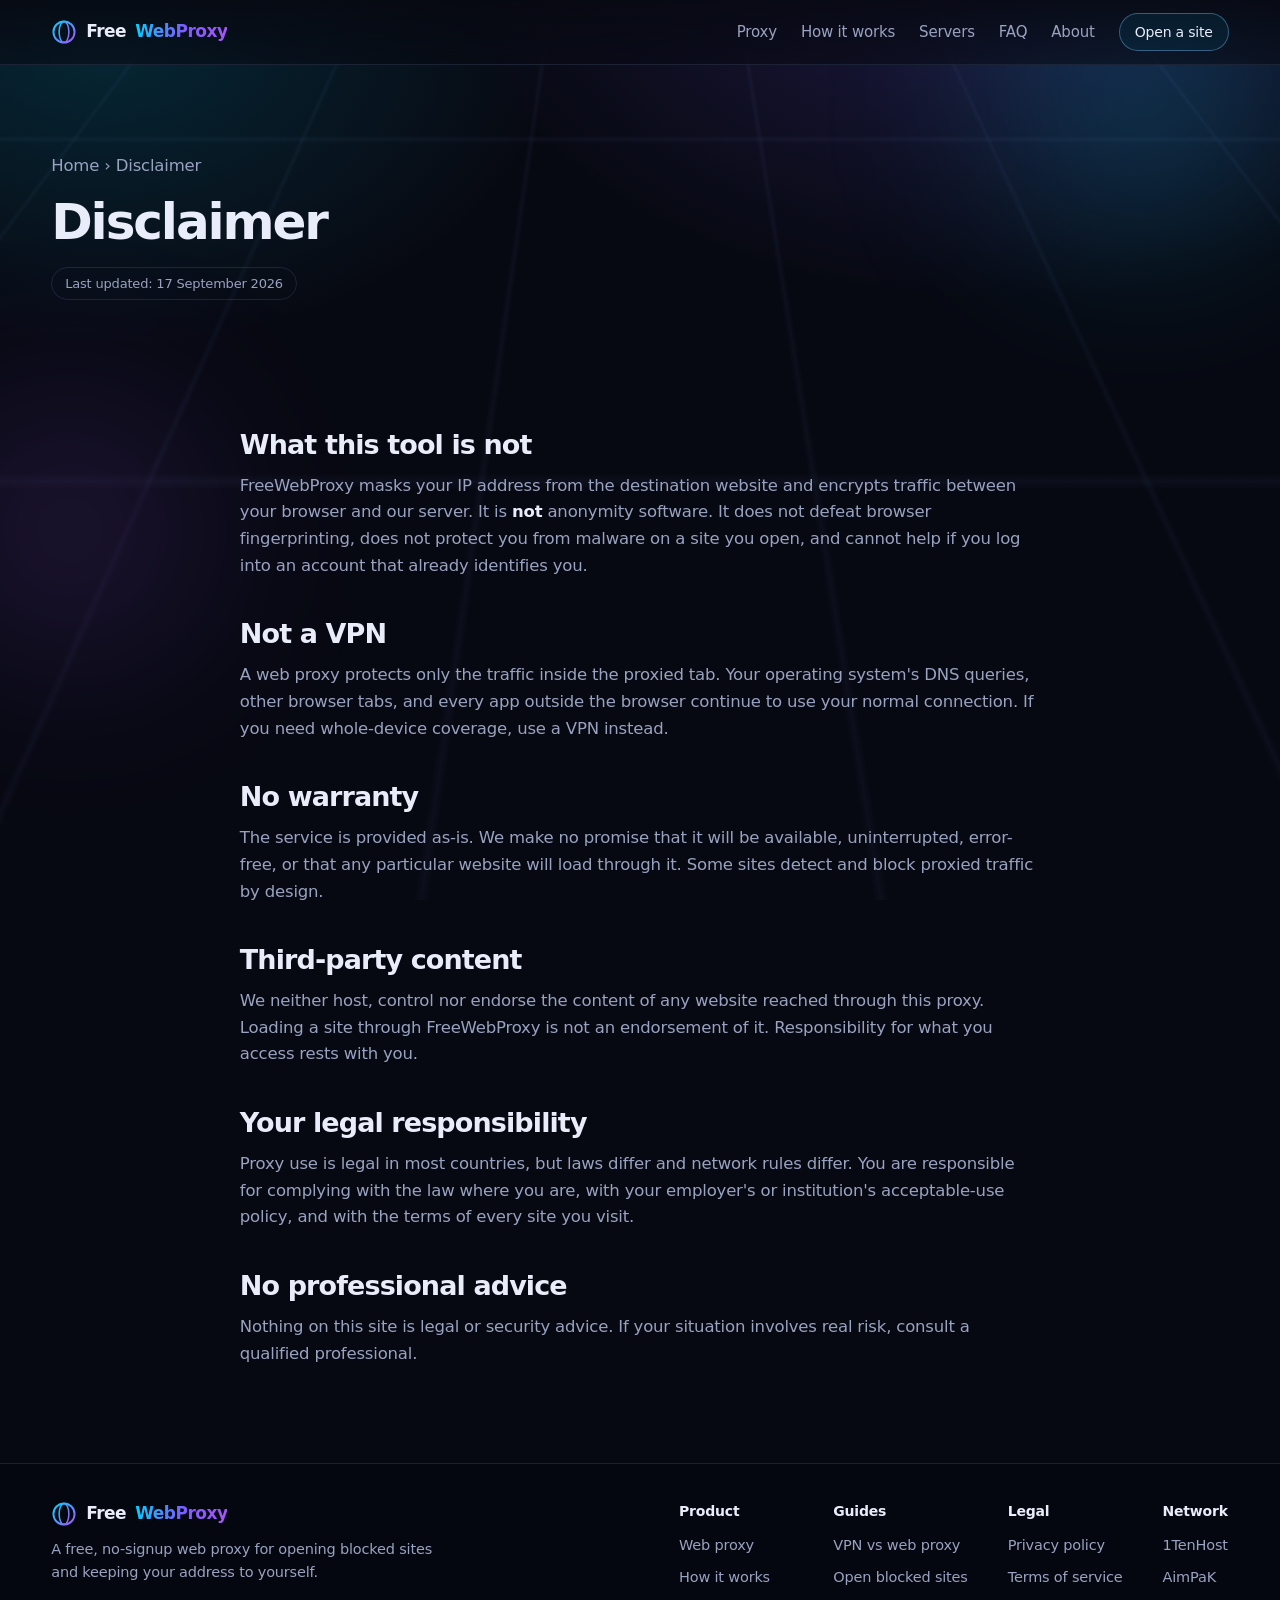
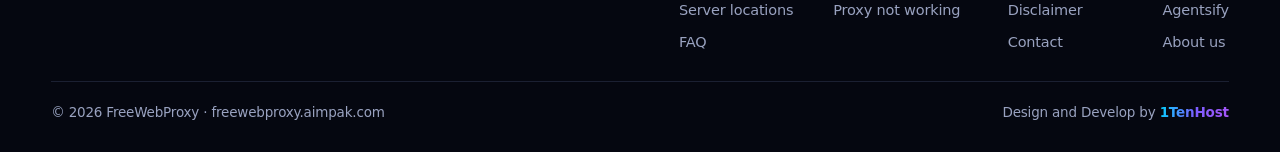
<file: disclaimer.html>
<!DOCTYPE html>
<html lang="en">
<head>
<meta charset="utf-8">
<meta name="viewport" content="width=device-width,initial-scale=1,viewport-fit=cover">
<title>Disclaimer - Limits of This Free Proxy | FreeWebProxy</title>
<meta name="description" content="What FreeWebProxy does and does not protect: not a VPN, not anonymity software, no warranty, and where your legal responsibility begins.">
<meta name="keywords" content="proxy disclaimer, proxy vs vpn limits, free proxy warning">
<meta name="author" content="1TenHost">
<meta name="robots" content="index,follow,max-image-preview:large,max-snippet:-1">
<link rel="canonical" href="https://freewebproxy.aimpak.com/disclaimer.html">
<meta name="theme-color" content="#070912">
<meta name="color-scheme" content="dark">
<meta name="geo.region" content="PK-SD">
<meta name="geo.placename" content="Karachi, Sindh, Pakistan">
<meta name="geo.position" content="24.8607;67.0011">
<meta name="ICBM" content="24.8607, 67.0011">
<meta name="language" content="English">
<meta name="coverage" content="Worldwide">
<meta property="og:type" content="website">
<meta property="og:site_name" content="FreeWebProxy">
<meta property="og:title" content="Disclaimer - Limits of This Free Proxy | FreeWebProxy">
<meta property="og:description" content="What FreeWebProxy does and does not protect: not a VPN, not anonymity software, no warranty, and where your legal responsibility begins.">
<meta property="og:url" content="https://freewebproxy.aimpak.com/disclaimer.html">
<meta property="og:locale" content="en_US">
<meta property="og:image" content="https://freewebproxy.aimpak.com/assets/og-cover.png">
<meta property="og:image:width" content="1200">
<meta property="og:image:height" content="630">
<meta name="twitter:card" content="summary_large_image">
<meta name="twitter:title" content="Disclaimer - Limits of This Free Proxy | FreeWebProxy">
<meta name="twitter:description" content="What FreeWebProxy does and does not protect: not a VPN, not anonymity software, no warranty, and where your legal responsibility begins.">
<meta name="twitter:image" content="https://freewebproxy.aimpak.com/assets/og-cover.png">
<link rel="icon" href="assets/favicon.svg" type="image/svg+xml">
<link rel="stylesheet" href="assets/style.css">

</head>
<body>
<div class="field" aria-hidden="true"><span class="orb a"></span><span class="orb b"></span></div>
<header>
  <div class="bar">
    <a class="brand" href="index.html" aria-label="FreeWebProxy home"><svg viewBox="0 0 32 32" fill="none" aria-hidden="true"><defs><linearGradient id="lg1" x1="0" y1="0" x2="1" y2="1"><stop offset="0" stop-color="#00D4FF"/><stop offset="1" stop-color="#A855F7"/></linearGradient></defs><circle cx="16" cy="16" r="13" stroke="url(#lg1)" stroke-width="2.4"/><ellipse cx="16" cy="16" rx="6" ry="13" stroke="url(#lg1)" stroke-width="1.9"/><path d="M3 16h26" stroke="url(#lg1)" stroke-width="1.9"/></svg>Free<b>WebProxy</b></a>
    <button class="burger" type="button" aria-label="Open menu" aria-expanded="false" aria-controls="nav">
      <svg viewBox="0 0 24 24" fill="none" stroke="currentColor" stroke-width="2" stroke-linecap="round"><path d="M4 7h16M4 12h16M4 17h16"/></svg>
    </button>
    <nav id="nav"><a href="index.html">Proxy</a><a href="how-it-works.html">How it works</a><a href="servers.html">Servers</a><a href="faq.html">FAQ</a><a href="about.html">About</a><a class="pill" href="index.html#top">Open a site</a></nav>
  </div>
</header>
<main id="top">

  <section class="shell page-head">
    <p class="crumb"><a href="index.html">Home</a> &rsaquo; <span>Disclaimer</span></p>
    <h1>Disclaimer</h1>
    <p><span class="updated">Last updated: 17 September 2026</span></p>
  </section>
  <section class="shell prose">
    <h2>What this tool is not</h2>
    <p>FreeWebProxy masks your IP address from the destination website and encrypts traffic between your browser and our server. It is <strong>not</strong> anonymity software. It does not defeat browser fingerprinting, does not protect you from malware on a site you open, and cannot help if you log into an account that already identifies you.</p>
    <h2>Not a VPN</h2>
    <p>A web proxy protects only the traffic inside the proxied tab. Your operating system's DNS queries, other browser tabs, and every app outside the browser continue to use your normal connection. If you need whole-device coverage, use a VPN instead.</p>
    <h2>No warranty</h2>
    <p>The service is provided as-is. We make no promise that it will be available, uninterrupted, error-free, or that any particular website will load through it. Some sites detect and block proxied traffic by design.</p>
    <h2>Third-party content</h2>
    <p>We neither host, control nor endorse the content of any website reached through this proxy. Loading a site through FreeWebProxy is not an endorsement of it. Responsibility for what you access rests with you.</p>
    <h2>Your legal responsibility</h2>
    <p>Proxy use is legal in most countries, but laws differ and network rules differ. You are responsible for complying with the law where you are, with your employer's or institution's acceptable-use policy, and with the terms of every site you visit.</p>
    <h2>No professional advice</h2>
    <p>Nothing on this site is legal or security advice. If your situation involves real risk, consult a qualified professional.</p>
  </section>

</main>
<footer>
  <div class="shell">
    <div class="f-top">
      <div>
        <a class="brand" href="index.html" aria-label="FreeWebProxy home"><svg viewBox="0 0 32 32" fill="none" aria-hidden="true"><defs><linearGradient id="lg2" x1="0" y1="0" x2="1" y2="1"><stop offset="0" stop-color="#00D4FF"/><stop offset="1" stop-color="#A855F7"/></linearGradient></defs><circle cx="16" cy="16" r="13" stroke="url(#lg2)" stroke-width="2.4"/><ellipse cx="16" cy="16" rx="6" ry="13" stroke="url(#lg2)" stroke-width="1.9"/><path d="M3 16h26" stroke="url(#lg2)" stroke-width="1.9"/></svg>Free<b>WebProxy</b></a>
        <p>A free, no-signup web proxy for opening blocked sites and keeping your address to yourself.</p>
      </div>
      <div class="f-nav">
        <div class="f-col">
          <strong>Product</strong>
          <a href="index.html">Web proxy</a>
          <a href="how-it-works.html">How it works</a>
          <a href="servers.html">Server locations</a>
          <a href="faq.html">FAQ</a>
        </div>
        <div class="f-col">
          <strong>Guides</strong>
          <a href="vpn-vs-proxy.html">VPN vs web proxy</a>
          <a href="unblock-websites.html">Open blocked sites</a>
          <a href="proxy-not-working.html">Proxy not working</a>
        </div>
        <div class="f-col">
          <strong>Legal</strong>
          <a href="privacy-policy.html">Privacy policy</a>
          <a href="terms-of-service.html">Terms of service</a>
          <a href="disclaimer.html">Disclaimer</a>
          <a href="contact.html">Contact</a>
        </div>
        <div class="f-col">
          <strong>Network</strong>
          <a href="https://1tenhost.com" target="_blank" rel="noopener">1TenHost</a>
          <a href="https://aimpak.com" target="_blank" rel="noopener">AimPaK</a>
          <a href="https://agentsify.co.uk" target="_blank" rel="noopener">Agentsify</a>
          <a href="about.html">About us</a>
        </div>
      </div>
    </div>
    <div class="f-base">
      <span>&copy; <span id="yr">2026</span> FreeWebProxy &middot; freewebproxy.aimpak.com</span>
      <span class="credit">Design and Develop by <a href="https://1tenhost.com" target="_blank" rel="noopener">1TenHost</a></span>
    </div>
  </div>
</footer>
<script src="assets/app.js" defer></script>
</body>
</html>
</file>
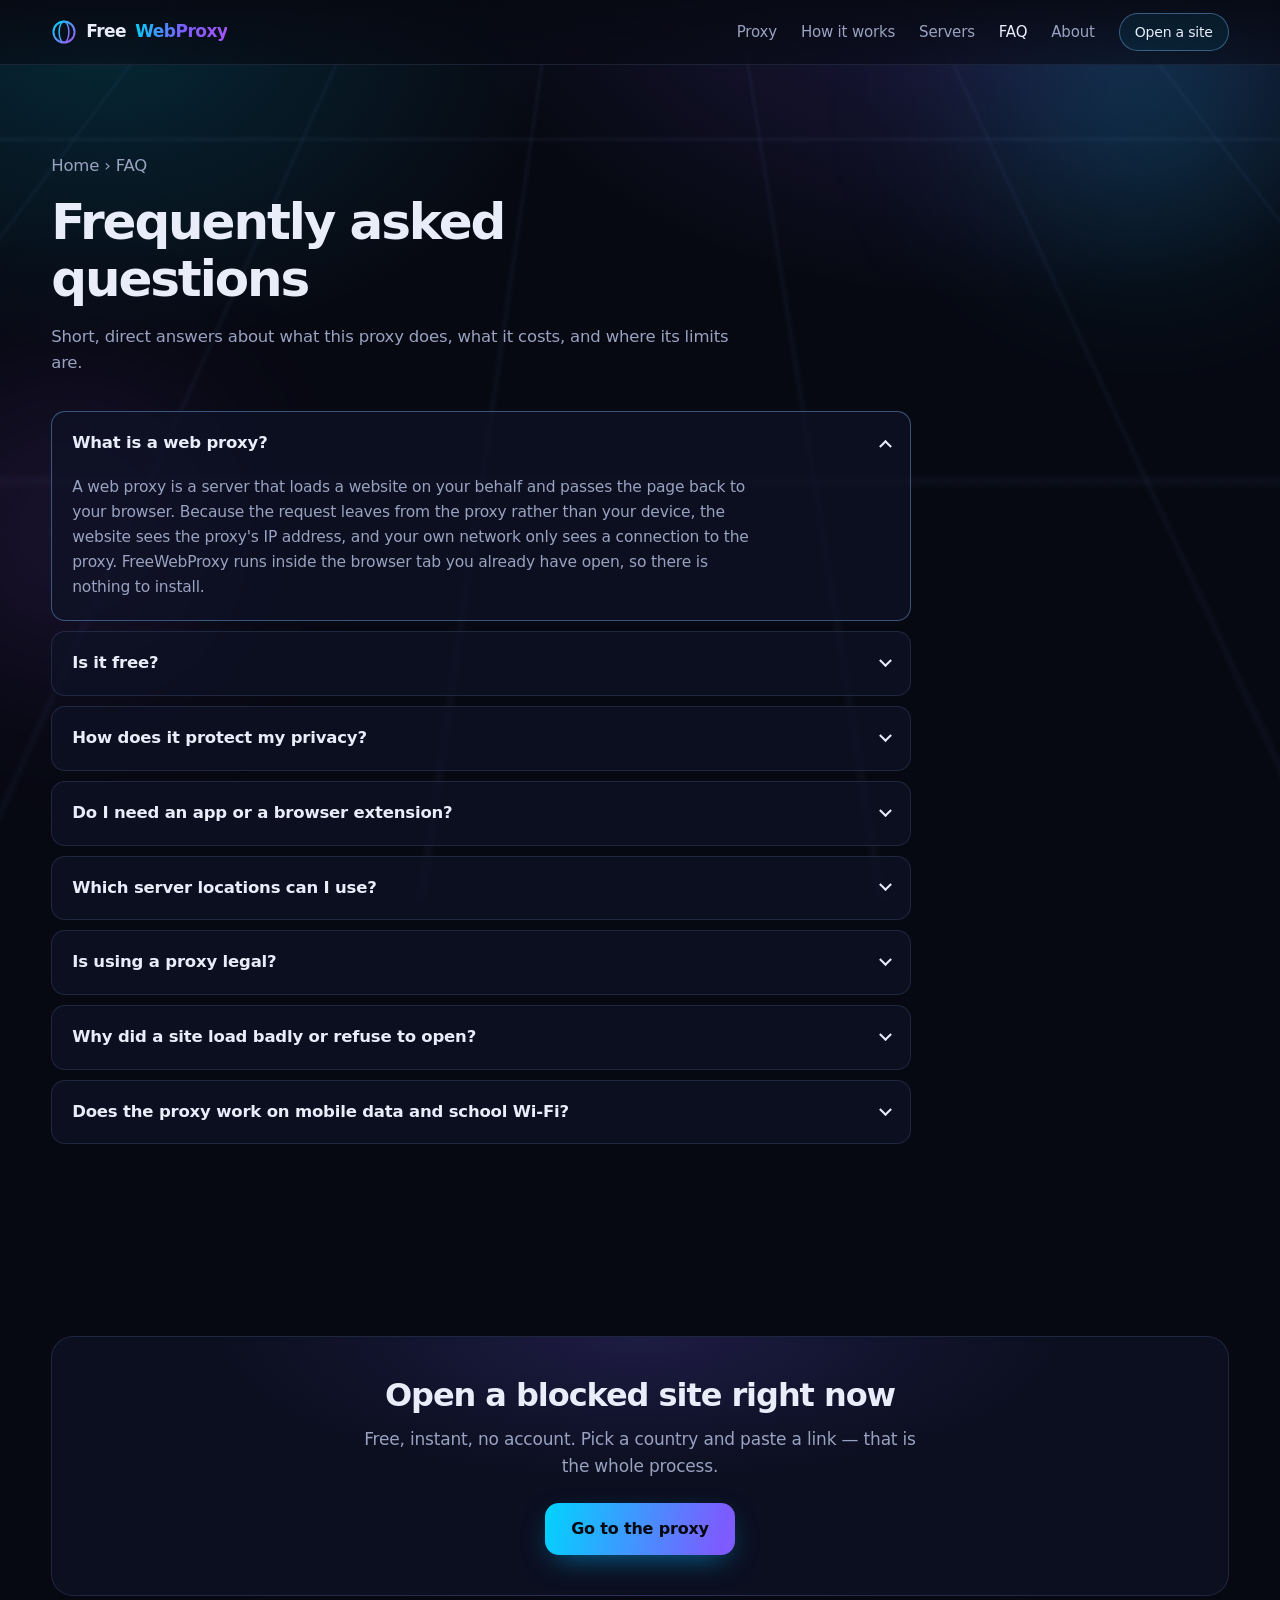
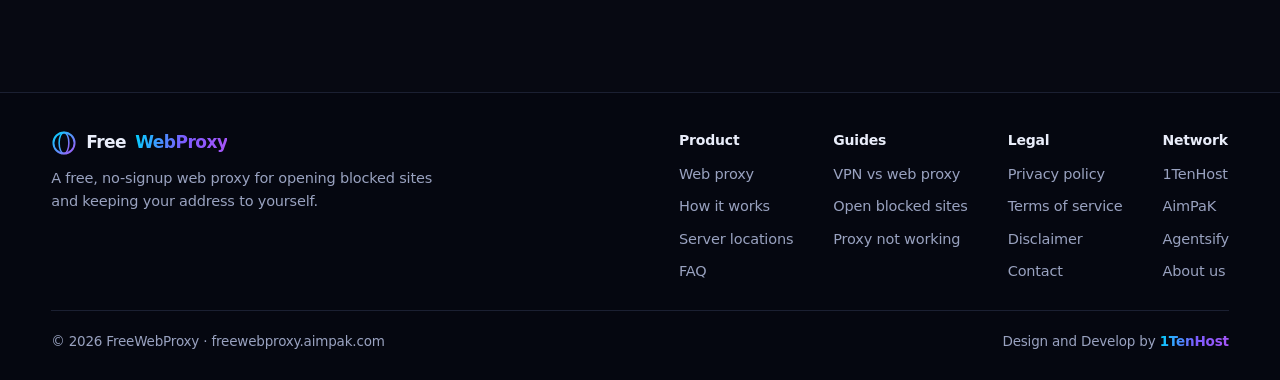
<file: faq.html>
<!DOCTYPE html>
<html lang="en">
<head>
<meta charset="utf-8">
<meta name="viewport" content="width=device-width,initial-scale=1,viewport-fit=cover">
<title>Free Web Proxy FAQ - Is It Free, Safe and Legal? | FreeWebProxy</title>
<meta name="description" content="Answers to the common questions about FreeWebProxy: what a web proxy is, whether it is free, how it protects your privacy, which locations are available and whether proxies are legal.">
<meta name="keywords" content="web proxy faq, is proxy safe, is proxy legal, free proxy questions, proxy privacy">
<meta name="author" content="1TenHost">
<meta name="robots" content="index,follow,max-image-preview:large,max-snippet:-1">
<link rel="canonical" href="https://freewebproxy.aimpak.com/faq.html">
<meta name="theme-color" content="#070912">
<meta name="color-scheme" content="dark">
<meta name="geo.region" content="PK-SD">
<meta name="geo.placename" content="Karachi, Sindh, Pakistan">
<meta name="geo.position" content="24.8607;67.0011">
<meta name="ICBM" content="24.8607, 67.0011">
<meta name="language" content="English">
<meta name="coverage" content="Worldwide">
<meta property="og:type" content="website">
<meta property="og:site_name" content="FreeWebProxy">
<meta property="og:title" content="Free Web Proxy FAQ - Is It Free, Safe and Legal? | FreeWebProxy">
<meta property="og:description" content="Answers to the common questions about FreeWebProxy: what a web proxy is, whether it is free, how it protects your privacy, which locations are available and whether proxies are legal.">
<meta property="og:url" content="https://freewebproxy.aimpak.com/faq.html">
<meta property="og:locale" content="en_US">
<meta property="og:image" content="https://freewebproxy.aimpak.com/assets/og-cover.png">
<meta property="og:image:width" content="1200">
<meta property="og:image:height" content="630">
<meta name="twitter:card" content="summary_large_image">
<meta name="twitter:title" content="Free Web Proxy FAQ - Is It Free, Safe and Legal? | FreeWebProxy">
<meta name="twitter:description" content="Answers to the common questions about FreeWebProxy: what a web proxy is, whether it is free, how it protects your privacy, which locations are available and whether proxies are legal.">
<meta name="twitter:image" content="https://freewebproxy.aimpak.com/assets/og-cover.png">
<link rel="icon" href="assets/favicon.svg" type="image/svg+xml">
<link rel="stylesheet" href="assets/style.css">
<script type="application/ld+json">{"@context":"https://schema.org","@type":"FAQPage","mainEntity":[{"@type":"Question","name":"What is a web proxy?","acceptedAnswer":{"@type":"Answer","text":"A web proxy is a server that loads a website on your behalf and passes the page back to your browser. Because the request leaves from the proxy rather than your device, the website sees the proxy's IP address, and your own network only sees a connection to the proxy. FreeWebProxy runs inside the browser tab you already have open, so there is nothing to install."}},{"@type":"Question","name":"Is it free?","acceptedAnswer":{"@type":"Answer","text":"Yes \u2014 no account, no trial window, no card details, no bandwidth meter and no daily session limit. It is funded by 1TenHost and offered as a public tool."}},{"@type":"Question","name":"How does it protect my privacy?","acceptedAnswer":{"@type":"Answer","text":"Traffic between your browser and the proxy is encrypted with TLS, so the network you are on sees an encrypted connection rather than the pages you read. The site you visit logs our exit node's IP instead of yours, and cookies stay sandboxed to the proxy session. We keep no browsing logs. A web proxy covers browser traffic only, so it is not a full replacement for a VPN on your whole device."}},{"@type":"Question","name":"Do I need an app or a browser extension?","acceptedAnswer":{"@type":"Answer","text":"No. Paste an address, choose a location, press open site. It works identically on desktop and mobile browsers."}},{"@type":"Question","name":"Which server locations can I use?","acceptedAnswer":{"@type":"Answer","text":"The United States (Ashburn), the United Kingdom (London), Germany (Frankfurt), the Netherlands (Amsterdam) and Singapore. Pick the nearest one for speed, or a specific country when a site restricts content by region."}},{"@type":"Question","name":"Is using a proxy legal?","acceptedAnswer":{"@type":"Answer","text":"Proxies are legal in most countries and are a normal privacy, testing and research tool. You remain responsible for the law where you are and for the rules of the networks and sites you use. Do not use this service for anything illegal."}},{"@type":"Question","name":"Why did a site load badly or refuse to open?","acceptedAnswer":{"@type":"Answer","text":"Some services \u2014 online banking, streaming platforms with hard DRM, and sites that block data-centre IP ranges \u2014 detect and reject proxied traffic by design. Switching to a different exit location sometimes helps. If it still fails, that site cannot be proxied."}},{"@type":"Question","name":"Does the proxy work on mobile data and school Wi-Fi?","acceptedAnswer":{"@type":"Answer","text":"Yes. Any network that lets you reach freewebproxy.aimpak.com over HTTPS will work, including 4G/5G mobile data, campus Wi-Fi and office networks."}}]}</script>
</head>
<body>
<div class="field" aria-hidden="true"><span class="orb a"></span><span class="orb b"></span></div>
<header>
  <div class="bar">
    <a class="brand" href="index.html" aria-label="FreeWebProxy home"><svg viewBox="0 0 32 32" fill="none" aria-hidden="true"><defs><linearGradient id="lg1" x1="0" y1="0" x2="1" y2="1"><stop offset="0" stop-color="#00D4FF"/><stop offset="1" stop-color="#A855F7"/></linearGradient></defs><circle cx="16" cy="16" r="13" stroke="url(#lg1)" stroke-width="2.4"/><ellipse cx="16" cy="16" rx="6" ry="13" stroke="url(#lg1)" stroke-width="1.9"/><path d="M3 16h26" stroke="url(#lg1)" stroke-width="1.9"/></svg>Free<b>WebProxy</b></a>
    <button class="burger" type="button" aria-label="Open menu" aria-expanded="false" aria-controls="nav">
      <svg viewBox="0 0 24 24" fill="none" stroke="currentColor" stroke-width="2" stroke-linecap="round"><path d="M4 7h16M4 12h16M4 17h16"/></svg>
    </button>
    <nav id="nav"><a href="index.html">Proxy</a><a href="how-it-works.html">How it works</a><a href="servers.html">Servers</a><a href="faq.html" aria-current="page">FAQ</a><a href="about.html">About</a><a class="pill" href="index.html#top">Open a site</a></nav>
  </div>
</header>
<main id="top">

  <section class="shell page-head">
    <p class="crumb"><a href="index.html">Home</a> &rsaquo; <span>FAQ</span></p>
    <h1>Frequently asked questions</h1>
    <p>Short, direct answers about what this proxy does, what it costs, and where its limits are.</p>
  </section>
  <section class="shell" style="padding-top:0;padding-bottom:clamp(50px,8vw,96px)"><div class="faq"><details open><summary>What is a web proxy?</summary><p>A web proxy is a server that loads a website on your behalf and passes the page back to your browser. Because the request leaves from the proxy rather than your device, the website sees the proxy's IP address, and your own network only sees a connection to the proxy. FreeWebProxy runs inside the browser tab you already have open, so there is nothing to install.</p></details><details><summary>Is it free?</summary><p>Yes — no account, no trial window, no card details, no bandwidth meter and no daily session limit. It is funded by 1TenHost and offered as a public tool.</p></details><details><summary>How does it protect my privacy?</summary><p>Traffic between your browser and the proxy is encrypted with TLS, so the network you are on sees an encrypted connection rather than the pages you read. The site you visit logs our exit node's IP instead of yours, and cookies stay sandboxed to the proxy session. We keep no browsing logs. A web proxy covers browser traffic only, so it is not a full replacement for a VPN on your whole device.</p></details><details><summary>Do I need an app or a browser extension?</summary><p>No. Paste an address, choose a location, press open site. It works identically on desktop and mobile browsers.</p></details><details><summary>Which server locations can I use?</summary><p>The United States (Ashburn), the United Kingdom (London), Germany (Frankfurt), the Netherlands (Amsterdam) and Singapore. Pick the nearest one for speed, or a specific country when a site restricts content by region.</p></details><details><summary>Is using a proxy legal?</summary><p>Proxies are legal in most countries and are a normal privacy, testing and research tool. You remain responsible for the law where you are and for the rules of the networks and sites you use. Do not use this service for anything illegal.</p></details><details><summary>Why did a site load badly or refuse to open?</summary><p>Some services — online banking, streaming platforms with hard DRM, and sites that block data-centre IP ranges — detect and reject proxied traffic by design. Switching to a different exit location sometimes helps. If it still fails, that site cannot be proxied.</p></details><details><summary>Does the proxy work on mobile data and school Wi-Fi?</summary><p>Yes. Any network that lets you reach freewebproxy.aimpak.com over HTTPS will work, including 4G/5G mobile data, campus Wi-Fi and office networks.</p></details></div></section>
  <section class="shell"><div class="cta-band">
  <h2>Open a blocked site right now</h2>
  <p>Free, instant, no account. Pick a country and paste a link — that is the whole process.</p>
  <a class="btn" href="index.html#top">Go to the proxy</a>
</div></section>

</main>
<footer>
  <div class="shell">
    <div class="f-top">
      <div>
        <a class="brand" href="index.html" aria-label="FreeWebProxy home"><svg viewBox="0 0 32 32" fill="none" aria-hidden="true"><defs><linearGradient id="lg2" x1="0" y1="0" x2="1" y2="1"><stop offset="0" stop-color="#00D4FF"/><stop offset="1" stop-color="#A855F7"/></linearGradient></defs><circle cx="16" cy="16" r="13" stroke="url(#lg2)" stroke-width="2.4"/><ellipse cx="16" cy="16" rx="6" ry="13" stroke="url(#lg2)" stroke-width="1.9"/><path d="M3 16h26" stroke="url(#lg2)" stroke-width="1.9"/></svg>Free<b>WebProxy</b></a>
        <p>A free, no-signup web proxy for opening blocked sites and keeping your address to yourself.</p>
      </div>
      <div class="f-nav">
        <div class="f-col">
          <strong>Product</strong>
          <a href="index.html">Web proxy</a>
          <a href="how-it-works.html">How it works</a>
          <a href="servers.html">Server locations</a>
          <a href="faq.html">FAQ</a>
        </div>
        <div class="f-col">
          <strong>Guides</strong>
          <a href="vpn-vs-proxy.html">VPN vs web proxy</a>
          <a href="unblock-websites.html">Open blocked sites</a>
          <a href="proxy-not-working.html">Proxy not working</a>
        </div>
        <div class="f-col">
          <strong>Legal</strong>
          <a href="privacy-policy.html">Privacy policy</a>
          <a href="terms-of-service.html">Terms of service</a>
          <a href="disclaimer.html">Disclaimer</a>
          <a href="contact.html">Contact</a>
        </div>
        <div class="f-col">
          <strong>Network</strong>
          <a href="https://1tenhost.com" target="_blank" rel="noopener">1TenHost</a>
          <a href="https://aimpak.com" target="_blank" rel="noopener">AimPaK</a>
          <a href="https://agentsify.co.uk" target="_blank" rel="noopener">Agentsify</a>
          <a href="about.html">About us</a>
        </div>
      </div>
    </div>
    <div class="f-base">
      <span>&copy; <span id="yr">2026</span> FreeWebProxy &middot; freewebproxy.aimpak.com</span>
      <span class="credit">Design and Develop by <a href="https://1tenhost.com" target="_blank" rel="noopener">1TenHost</a></span>
    </div>
  </div>
</footer>
<script src="assets/app.js" defer></script>
</body>
</html>
</file>
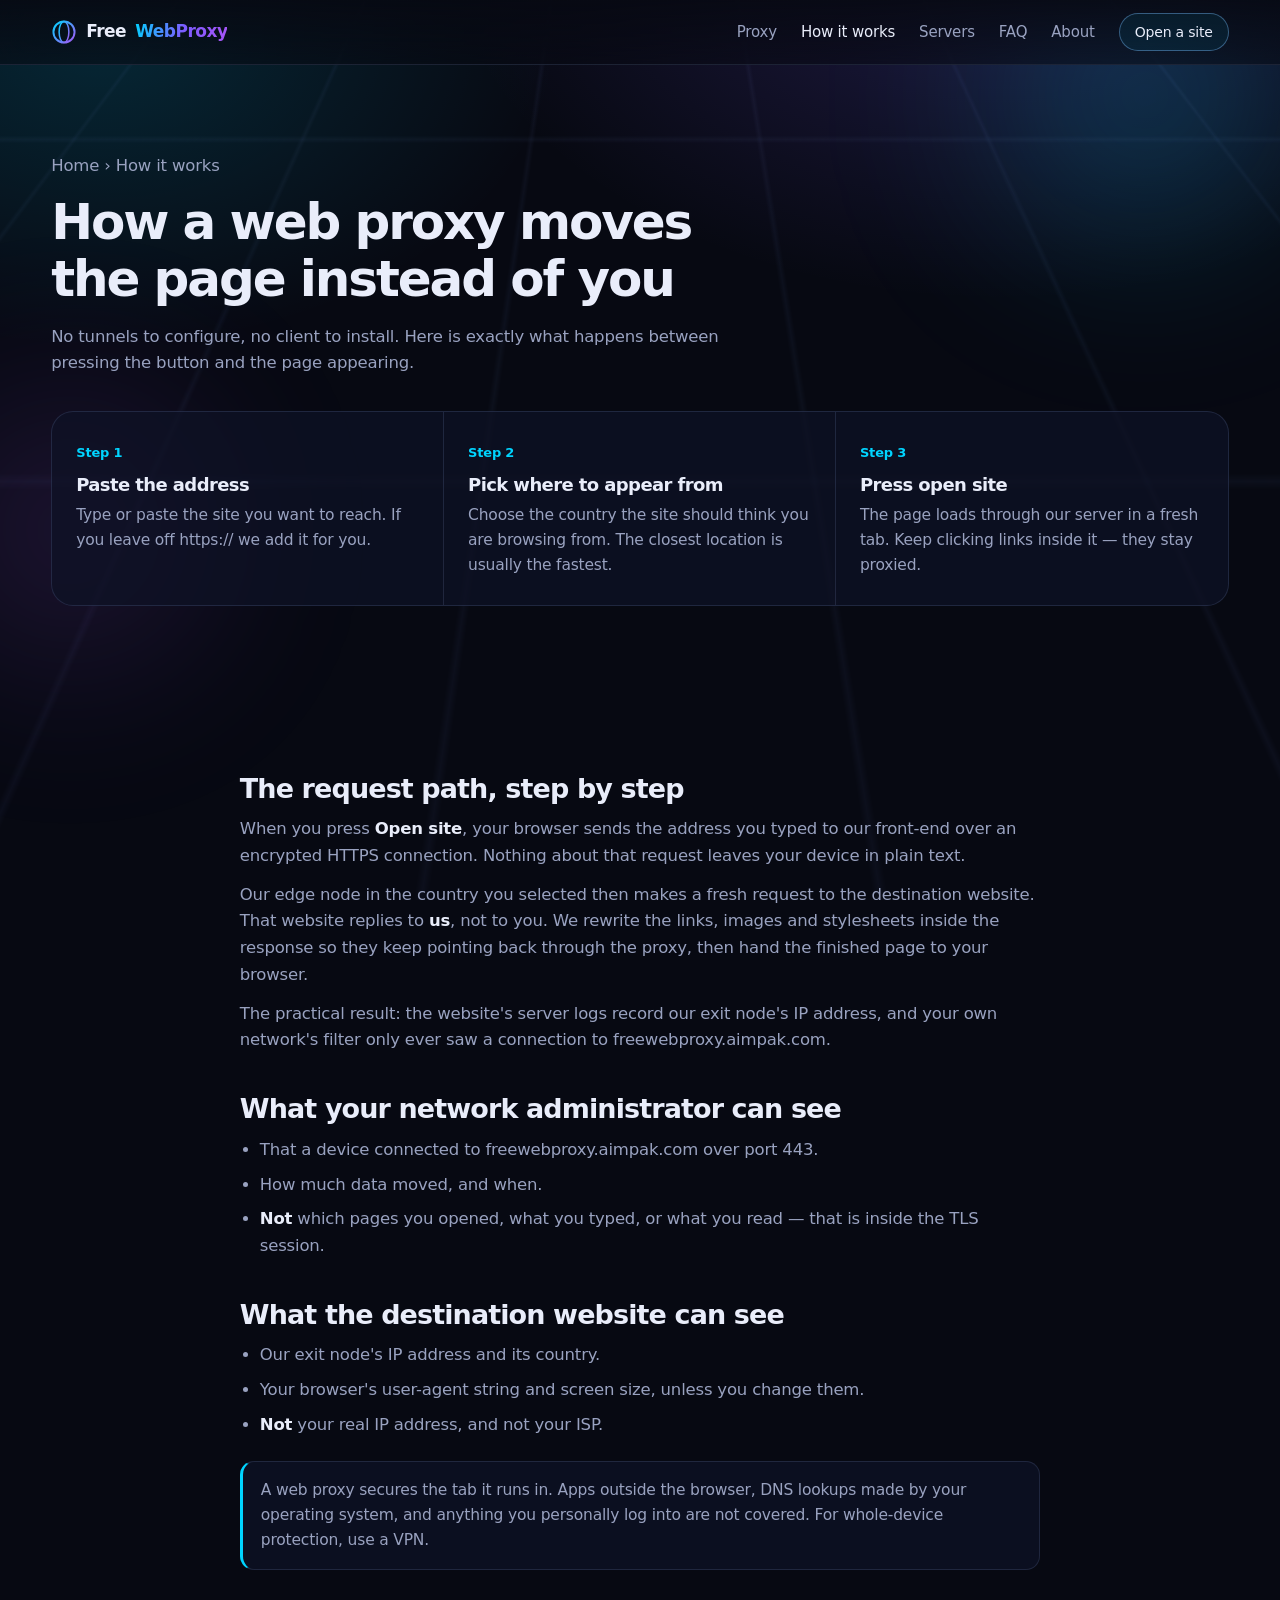
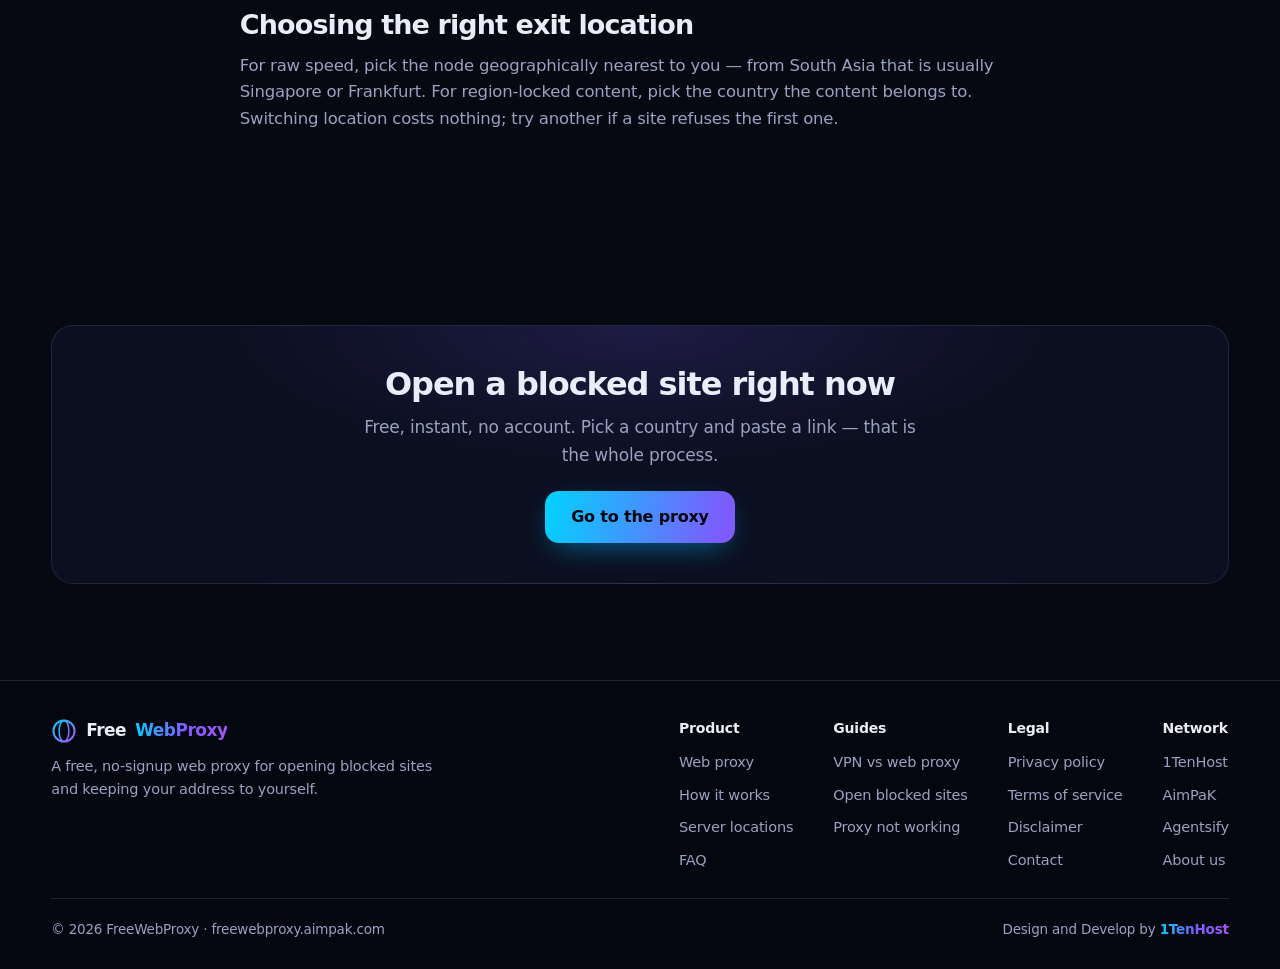
<file: how-it-works.html>
<!DOCTYPE html>
<html lang="en">
<head>
<meta charset="utf-8">
<meta name="viewport" content="width=device-width,initial-scale=1,viewport-fit=cover">
<title>How Our Free Web Proxy Works - Step by Step | FreeWebProxy</title>
<meta name="description" content="A clear walkthrough of how FreeWebProxy loads pages for you: the request path, what your network can see, what the website can see, and how to choose an exit location.">
<meta name="keywords" content="how web proxy works, proxy server explained, proxy vs vpn, hide ip address, bypass network filter">
<meta name="author" content="1TenHost">
<meta name="robots" content="index,follow,max-image-preview:large,max-snippet:-1">
<link rel="canonical" href="https://freewebproxy.aimpak.com/how-it-works.html">
<meta name="theme-color" content="#070912">
<meta name="color-scheme" content="dark">
<meta name="geo.region" content="PK-SD">
<meta name="geo.placename" content="Karachi, Sindh, Pakistan">
<meta name="geo.position" content="24.8607;67.0011">
<meta name="ICBM" content="24.8607, 67.0011">
<meta name="language" content="English">
<meta name="coverage" content="Worldwide">
<meta property="og:type" content="website">
<meta property="og:site_name" content="FreeWebProxy">
<meta property="og:title" content="How Our Free Web Proxy Works - Step by Step | FreeWebProxy">
<meta property="og:description" content="A clear walkthrough of how FreeWebProxy loads pages for you: the request path, what your network can see, what the website can see, and how to choose an exit location.">
<meta property="og:url" content="https://freewebproxy.aimpak.com/how-it-works.html">
<meta property="og:locale" content="en_US">
<meta property="og:image" content="https://freewebproxy.aimpak.com/assets/og-cover.png">
<meta property="og:image:width" content="1200">
<meta property="og:image:height" content="630">
<meta name="twitter:card" content="summary_large_image">
<meta name="twitter:title" content="How Our Free Web Proxy Works - Step by Step | FreeWebProxy">
<meta name="twitter:description" content="A clear walkthrough of how FreeWebProxy loads pages for you: the request path, what your network can see, what the website can see, and how to choose an exit location.">
<meta name="twitter:image" content="https://freewebproxy.aimpak.com/assets/og-cover.png">
<link rel="icon" href="assets/favicon.svg" type="image/svg+xml">
<link rel="stylesheet" href="assets/style.css">

</head>
<body>
<div class="field" aria-hidden="true"><span class="orb a"></span><span class="orb b"></span></div>
<header>
  <div class="bar">
    <a class="brand" href="index.html" aria-label="FreeWebProxy home"><svg viewBox="0 0 32 32" fill="none" aria-hidden="true"><defs><linearGradient id="lg1" x1="0" y1="0" x2="1" y2="1"><stop offset="0" stop-color="#00D4FF"/><stop offset="1" stop-color="#A855F7"/></linearGradient></defs><circle cx="16" cy="16" r="13" stroke="url(#lg1)" stroke-width="2.4"/><ellipse cx="16" cy="16" rx="6" ry="13" stroke="url(#lg1)" stroke-width="1.9"/><path d="M3 16h26" stroke="url(#lg1)" stroke-width="1.9"/></svg>Free<b>WebProxy</b></a>
    <button class="burger" type="button" aria-label="Open menu" aria-expanded="false" aria-controls="nav">
      <svg viewBox="0 0 24 24" fill="none" stroke="currentColor" stroke-width="2" stroke-linecap="round"><path d="M4 7h16M4 12h16M4 17h16"/></svg>
    </button>
    <nav id="nav"><a href="index.html">Proxy</a><a href="how-it-works.html" aria-current="page">How it works</a><a href="servers.html">Servers</a><a href="faq.html">FAQ</a><a href="about.html">About</a><a class="pill" href="index.html#top">Open a site</a></nav>
  </div>
</header>
<main id="top">

  <section class="shell page-head">
    <p class="crumb"><a href="index.html">Home</a> &rsaquo; <span>How it works</span></p>
    <h1>How a web proxy moves the page instead of you</h1>
    <p>No tunnels to configure, no client to install. Here is exactly what happens between pressing the button and the page appearing.</p>
  </section>
  <section class="shell" style="padding-top:0"><div class="steps"><div class="step"><em>Step 1</em><h3>Paste the address</h3><p>Type or paste the site you want to reach. If you leave off https:// we add it for you.</p></div><div class="step"><em>Step 2</em><h3>Pick where to appear from</h3><p>Choose the country the site should think you are browsing from. The closest location is usually the fastest.</p></div><div class="step"><em>Step 3</em><h3>Press open site</h3><p>The page loads through our server in a fresh tab. Keep clicking links inside it — they stay proxied.</p></div></div></section>
  <section class="shell prose" style="padding-top:clamp(40px,6vw,72px)">
    <h2>The request path, step by step</h2>
    <p>When you press <strong>Open site</strong>, your browser sends the address you typed to our front-end over an encrypted HTTPS connection. Nothing about that request leaves your device in plain text.</p>
    <p>Our edge node in the country you selected then makes a fresh request to the destination website. That website replies to <strong>us</strong>, not to you. We rewrite the links, images and stylesheets inside the response so they keep pointing back through the proxy, then hand the finished page to your browser.</p>
    <p>The practical result: the website's server logs record our exit node's IP address, and your own network's filter only ever saw a connection to freewebproxy.aimpak.com.</p>
    <h2>What your network administrator can see</h2>
    <ul>
      <li>That a device connected to freewebproxy.aimpak.com over port 443.</li>
      <li>How much data moved, and when.</li>
      <li><strong>Not</strong> which pages you opened, what you typed, or what you read — that is inside the TLS session.</li>
    </ul>
    <h2>What the destination website can see</h2>
    <ul>
      <li>Our exit node's IP address and its country.</li>
      <li>Your browser's user-agent string and screen size, unless you change them.</li>
      <li><strong>Not</strong> your real IP address, and not your ISP.</li>
    </ul>
    <div class="note"><p>A web proxy secures the tab it runs in. Apps outside the browser, DNS lookups made by your operating system, and anything you personally log into are not covered. For whole-device protection, use a VPN.</p></div>
    <h2>Choosing the right exit location</h2>
    <p>For raw speed, pick the node geographically nearest to you — from South Asia that is usually Singapore or Frankfurt. For region-locked content, pick the country the content belongs to. Switching location costs nothing; try another if a site refuses the first one.</p>
  </section>
  <section class="shell"><div class="cta-band">
  <h2>Open a blocked site right now</h2>
  <p>Free, instant, no account. Pick a country and paste a link — that is the whole process.</p>
  <a class="btn" href="index.html#top">Go to the proxy</a>
</div></section>

</main>
<footer>
  <div class="shell">
    <div class="f-top">
      <div>
        <a class="brand" href="index.html" aria-label="FreeWebProxy home"><svg viewBox="0 0 32 32" fill="none" aria-hidden="true"><defs><linearGradient id="lg2" x1="0" y1="0" x2="1" y2="1"><stop offset="0" stop-color="#00D4FF"/><stop offset="1" stop-color="#A855F7"/></linearGradient></defs><circle cx="16" cy="16" r="13" stroke="url(#lg2)" stroke-width="2.4"/><ellipse cx="16" cy="16" rx="6" ry="13" stroke="url(#lg2)" stroke-width="1.9"/><path d="M3 16h26" stroke="url(#lg2)" stroke-width="1.9"/></svg>Free<b>WebProxy</b></a>
        <p>A free, no-signup web proxy for opening blocked sites and keeping your address to yourself.</p>
      </div>
      <div class="f-nav">
        <div class="f-col">
          <strong>Product</strong>
          <a href="index.html">Web proxy</a>
          <a href="how-it-works.html">How it works</a>
          <a href="servers.html">Server locations</a>
          <a href="faq.html">FAQ</a>
        </div>
        <div class="f-col">
          <strong>Guides</strong>
          <a href="vpn-vs-proxy.html">VPN vs web proxy</a>
          <a href="unblock-websites.html">Open blocked sites</a>
          <a href="proxy-not-working.html">Proxy not working</a>
        </div>
        <div class="f-col">
          <strong>Legal</strong>
          <a href="privacy-policy.html">Privacy policy</a>
          <a href="terms-of-service.html">Terms of service</a>
          <a href="disclaimer.html">Disclaimer</a>
          <a href="contact.html">Contact</a>
        </div>
        <div class="f-col">
          <strong>Network</strong>
          <a href="https://1tenhost.com" target="_blank" rel="noopener">1TenHost</a>
          <a href="https://aimpak.com" target="_blank" rel="noopener">AimPaK</a>
          <a href="https://agentsify.co.uk" target="_blank" rel="noopener">Agentsify</a>
          <a href="about.html">About us</a>
        </div>
      </div>
    </div>
    <div class="f-base">
      <span>&copy; <span id="yr">2026</span> FreeWebProxy &middot; freewebproxy.aimpak.com</span>
      <span class="credit">Design and Develop by <a href="https://1tenhost.com" target="_blank" rel="noopener">1TenHost</a></span>
    </div>
  </div>
</footer>
<script src="assets/app.js" defer></script>
</body>
</html>
</file>
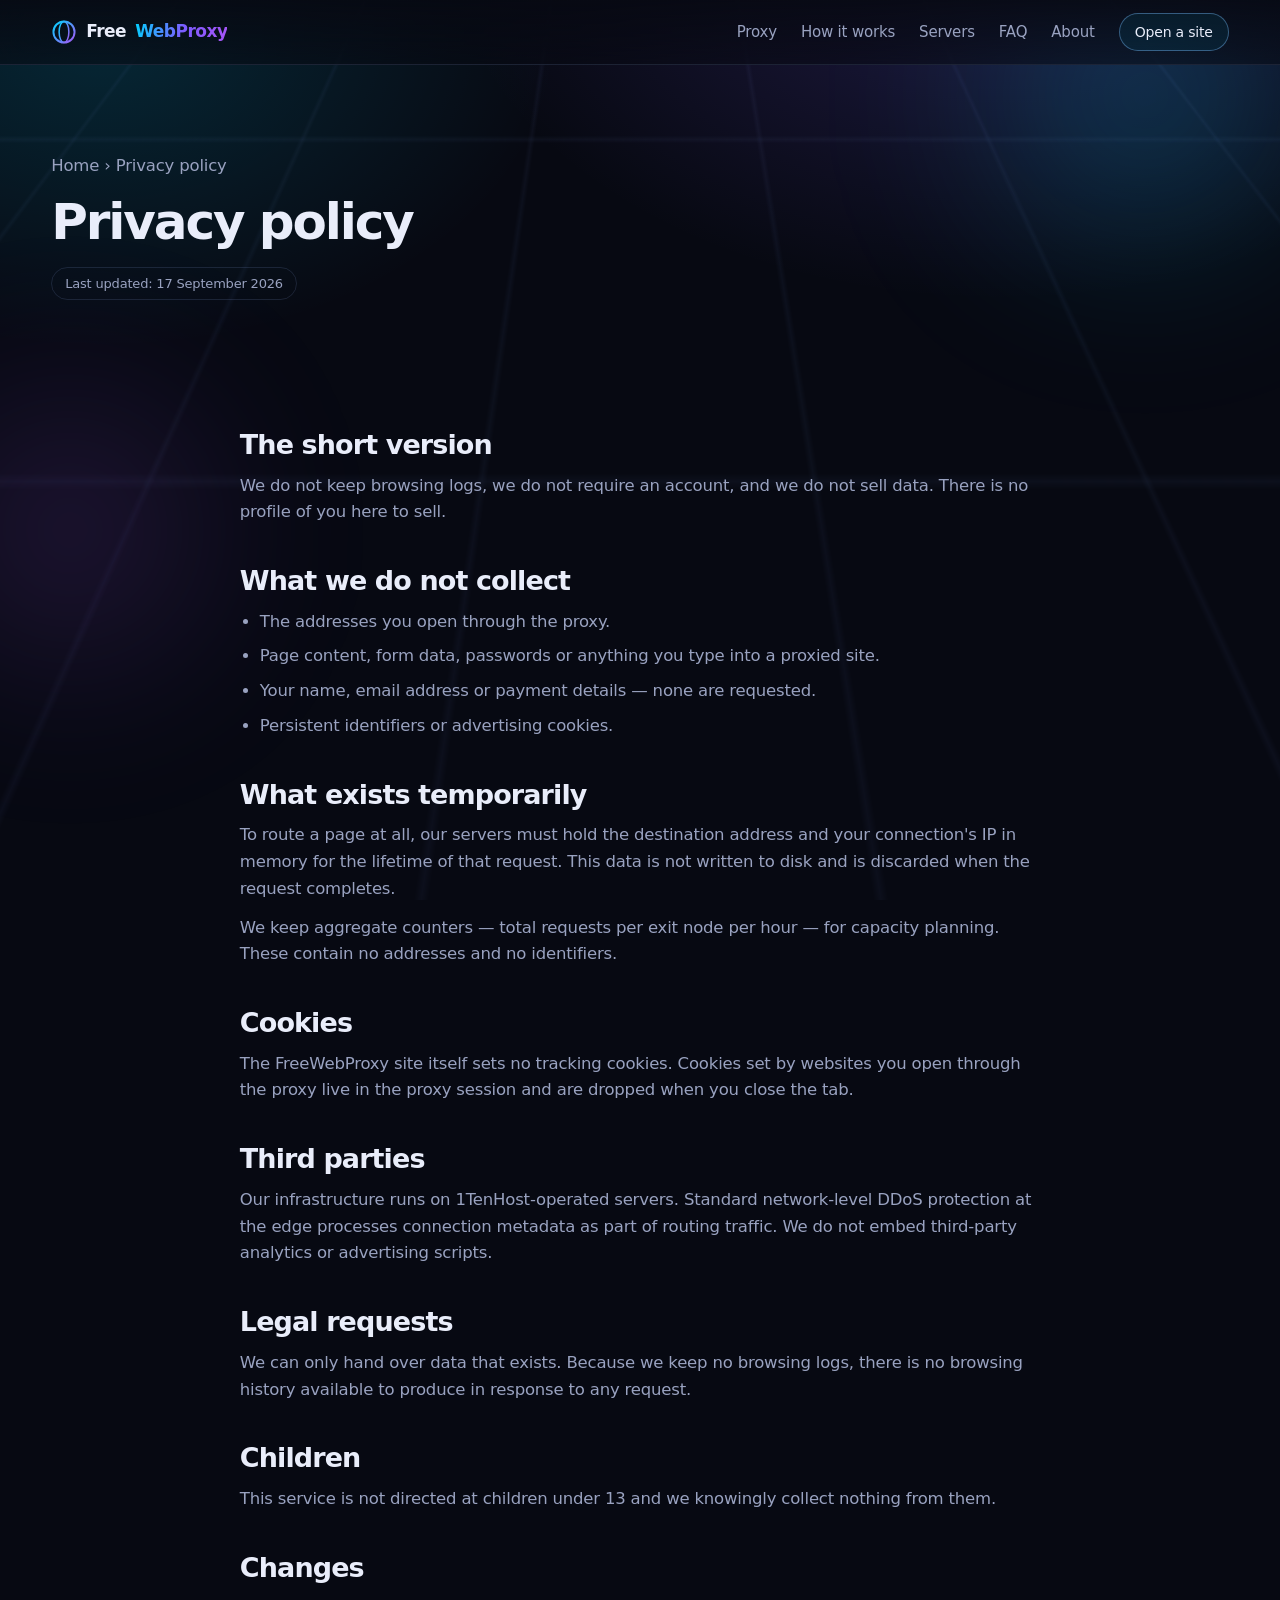
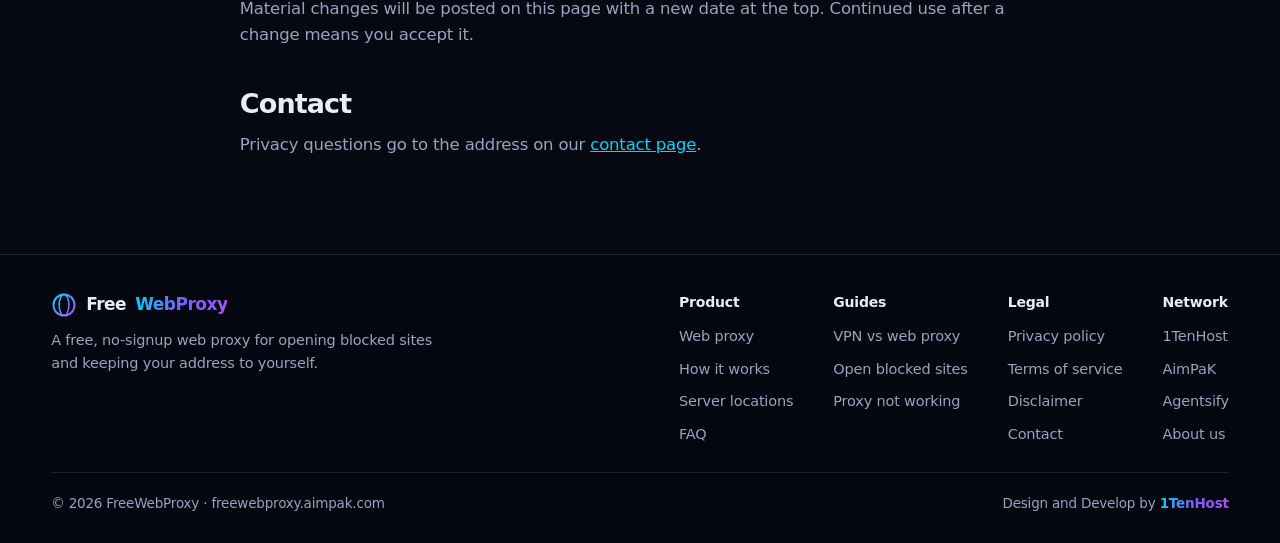
<file: privacy-policy.html>
<!DOCTYPE html>
<html lang="en">
<head>
<meta charset="utf-8">
<meta name="viewport" content="width=device-width,initial-scale=1,viewport-fit=cover">
<title>Privacy Policy - No Logs, No Accounts | FreeWebProxy</title>
<meta name="description" content="FreeWebProxy keeps no browsing logs, requires no account and sells no data. Read exactly what is and is not collected when you use the proxy.">
<meta name="keywords" content="proxy privacy policy, no logs proxy, anonymous proxy privacy">
<meta name="author" content="1TenHost">
<meta name="robots" content="index,follow,max-image-preview:large,max-snippet:-1">
<link rel="canonical" href="https://freewebproxy.aimpak.com/privacy-policy.html">
<meta name="theme-color" content="#070912">
<meta name="color-scheme" content="dark">
<meta name="geo.region" content="PK-SD">
<meta name="geo.placename" content="Karachi, Sindh, Pakistan">
<meta name="geo.position" content="24.8607;67.0011">
<meta name="ICBM" content="24.8607, 67.0011">
<meta name="language" content="English">
<meta name="coverage" content="Worldwide">
<meta property="og:type" content="website">
<meta property="og:site_name" content="FreeWebProxy">
<meta property="og:title" content="Privacy Policy - No Logs, No Accounts | FreeWebProxy">
<meta property="og:description" content="FreeWebProxy keeps no browsing logs, requires no account and sells no data. Read exactly what is and is not collected when you use the proxy.">
<meta property="og:url" content="https://freewebproxy.aimpak.com/privacy-policy.html">
<meta property="og:locale" content="en_US">
<meta property="og:image" content="https://freewebproxy.aimpak.com/assets/og-cover.png">
<meta property="og:image:width" content="1200">
<meta property="og:image:height" content="630">
<meta name="twitter:card" content="summary_large_image">
<meta name="twitter:title" content="Privacy Policy - No Logs, No Accounts | FreeWebProxy">
<meta name="twitter:description" content="FreeWebProxy keeps no browsing logs, requires no account and sells no data. Read exactly what is and is not collected when you use the proxy.">
<meta name="twitter:image" content="https://freewebproxy.aimpak.com/assets/og-cover.png">
<link rel="icon" href="assets/favicon.svg" type="image/svg+xml">
<link rel="stylesheet" href="assets/style.css">

</head>
<body>
<div class="field" aria-hidden="true"><span class="orb a"></span><span class="orb b"></span></div>
<header>
  <div class="bar">
    <a class="brand" href="index.html" aria-label="FreeWebProxy home"><svg viewBox="0 0 32 32" fill="none" aria-hidden="true"><defs><linearGradient id="lg1" x1="0" y1="0" x2="1" y2="1"><stop offset="0" stop-color="#00D4FF"/><stop offset="1" stop-color="#A855F7"/></linearGradient></defs><circle cx="16" cy="16" r="13" stroke="url(#lg1)" stroke-width="2.4"/><ellipse cx="16" cy="16" rx="6" ry="13" stroke="url(#lg1)" stroke-width="1.9"/><path d="M3 16h26" stroke="url(#lg1)" stroke-width="1.9"/></svg>Free<b>WebProxy</b></a>
    <button class="burger" type="button" aria-label="Open menu" aria-expanded="false" aria-controls="nav">
      <svg viewBox="0 0 24 24" fill="none" stroke="currentColor" stroke-width="2" stroke-linecap="round"><path d="M4 7h16M4 12h16M4 17h16"/></svg>
    </button>
    <nav id="nav"><a href="index.html">Proxy</a><a href="how-it-works.html">How it works</a><a href="servers.html">Servers</a><a href="faq.html">FAQ</a><a href="about.html">About</a><a class="pill" href="index.html#top">Open a site</a></nav>
  </div>
</header>
<main id="top">

  <section class="shell page-head">
    <p class="crumb"><a href="index.html">Home</a> &rsaquo; <span>Privacy policy</span></p>
    <h1>Privacy policy</h1>
    <p><span class="updated">Last updated: 17 September 2026</span></p>
  </section>
  <section class="shell prose">
    <h2>The short version</h2>
    <p>We do not keep browsing logs, we do not require an account, and we do not sell data. There is no profile of you here to sell.</p>
    <h2>What we do not collect</h2>
    <ul>
      <li>The addresses you open through the proxy.</li>
      <li>Page content, form data, passwords or anything you type into a proxied site.</li>
      <li>Your name, email address or payment details — none are requested.</li>
      <li>Persistent identifiers or advertising cookies.</li>
    </ul>
    <h2>What exists temporarily</h2>
    <p>To route a page at all, our servers must hold the destination address and your connection's IP in memory for the lifetime of that request. This data is not written to disk and is discarded when the request completes.</p>
    <p>We keep aggregate counters — total requests per exit node per hour — for capacity planning. These contain no addresses and no identifiers.</p>
    <h2>Cookies</h2>
    <p>The FreeWebProxy site itself sets no tracking cookies. Cookies set by websites you open through the proxy live in the proxy session and are dropped when you close the tab.</p>
    <h2>Third parties</h2>
    <p>Our infrastructure runs on 1TenHost-operated servers. Standard network-level DDoS protection at the edge processes connection metadata as part of routing traffic. We do not embed third-party analytics or advertising scripts.</p>
    <h2>Legal requests</h2>
    <p>We can only hand over data that exists. Because we keep no browsing logs, there is no browsing history available to produce in response to any request.</p>
    <h2>Children</h2>
    <p>This service is not directed at children under 13 and we knowingly collect nothing from them.</p>
    <h2>Changes</h2>
    <p>Material changes will be posted on this page with a new date at the top. Continued use after a change means you accept it.</p>
    <h2>Contact</h2>
    <p>Privacy questions go to the address on our <a href="contact.html">contact page</a>.</p>
  </section>

</main>
<footer>
  <div class="shell">
    <div class="f-top">
      <div>
        <a class="brand" href="index.html" aria-label="FreeWebProxy home"><svg viewBox="0 0 32 32" fill="none" aria-hidden="true"><defs><linearGradient id="lg2" x1="0" y1="0" x2="1" y2="1"><stop offset="0" stop-color="#00D4FF"/><stop offset="1" stop-color="#A855F7"/></linearGradient></defs><circle cx="16" cy="16" r="13" stroke="url(#lg2)" stroke-width="2.4"/><ellipse cx="16" cy="16" rx="6" ry="13" stroke="url(#lg2)" stroke-width="1.9"/><path d="M3 16h26" stroke="url(#lg2)" stroke-width="1.9"/></svg>Free<b>WebProxy</b></a>
        <p>A free, no-signup web proxy for opening blocked sites and keeping your address to yourself.</p>
      </div>
      <div class="f-nav">
        <div class="f-col">
          <strong>Product</strong>
          <a href="index.html">Web proxy</a>
          <a href="how-it-works.html">How it works</a>
          <a href="servers.html">Server locations</a>
          <a href="faq.html">FAQ</a>
        </div>
        <div class="f-col">
          <strong>Guides</strong>
          <a href="vpn-vs-proxy.html">VPN vs web proxy</a>
          <a href="unblock-websites.html">Open blocked sites</a>
          <a href="proxy-not-working.html">Proxy not working</a>
        </div>
        <div class="f-col">
          <strong>Legal</strong>
          <a href="privacy-policy.html">Privacy policy</a>
          <a href="terms-of-service.html">Terms of service</a>
          <a href="disclaimer.html">Disclaimer</a>
          <a href="contact.html">Contact</a>
        </div>
        <div class="f-col">
          <strong>Network</strong>
          <a href="https://1tenhost.com" target="_blank" rel="noopener">1TenHost</a>
          <a href="https://aimpak.com" target="_blank" rel="noopener">AimPaK</a>
          <a href="https://agentsify.co.uk" target="_blank" rel="noopener">Agentsify</a>
          <a href="about.html">About us</a>
        </div>
      </div>
    </div>
    <div class="f-base">
      <span>&copy; <span id="yr">2026</span> FreeWebProxy &middot; freewebproxy.aimpak.com</span>
      <span class="credit">Design and Develop by <a href="https://1tenhost.com" target="_blank" rel="noopener">1TenHost</a></span>
    </div>
  </div>
</footer>
<script src="assets/app.js" defer></script>
</body>
</html>
</file>
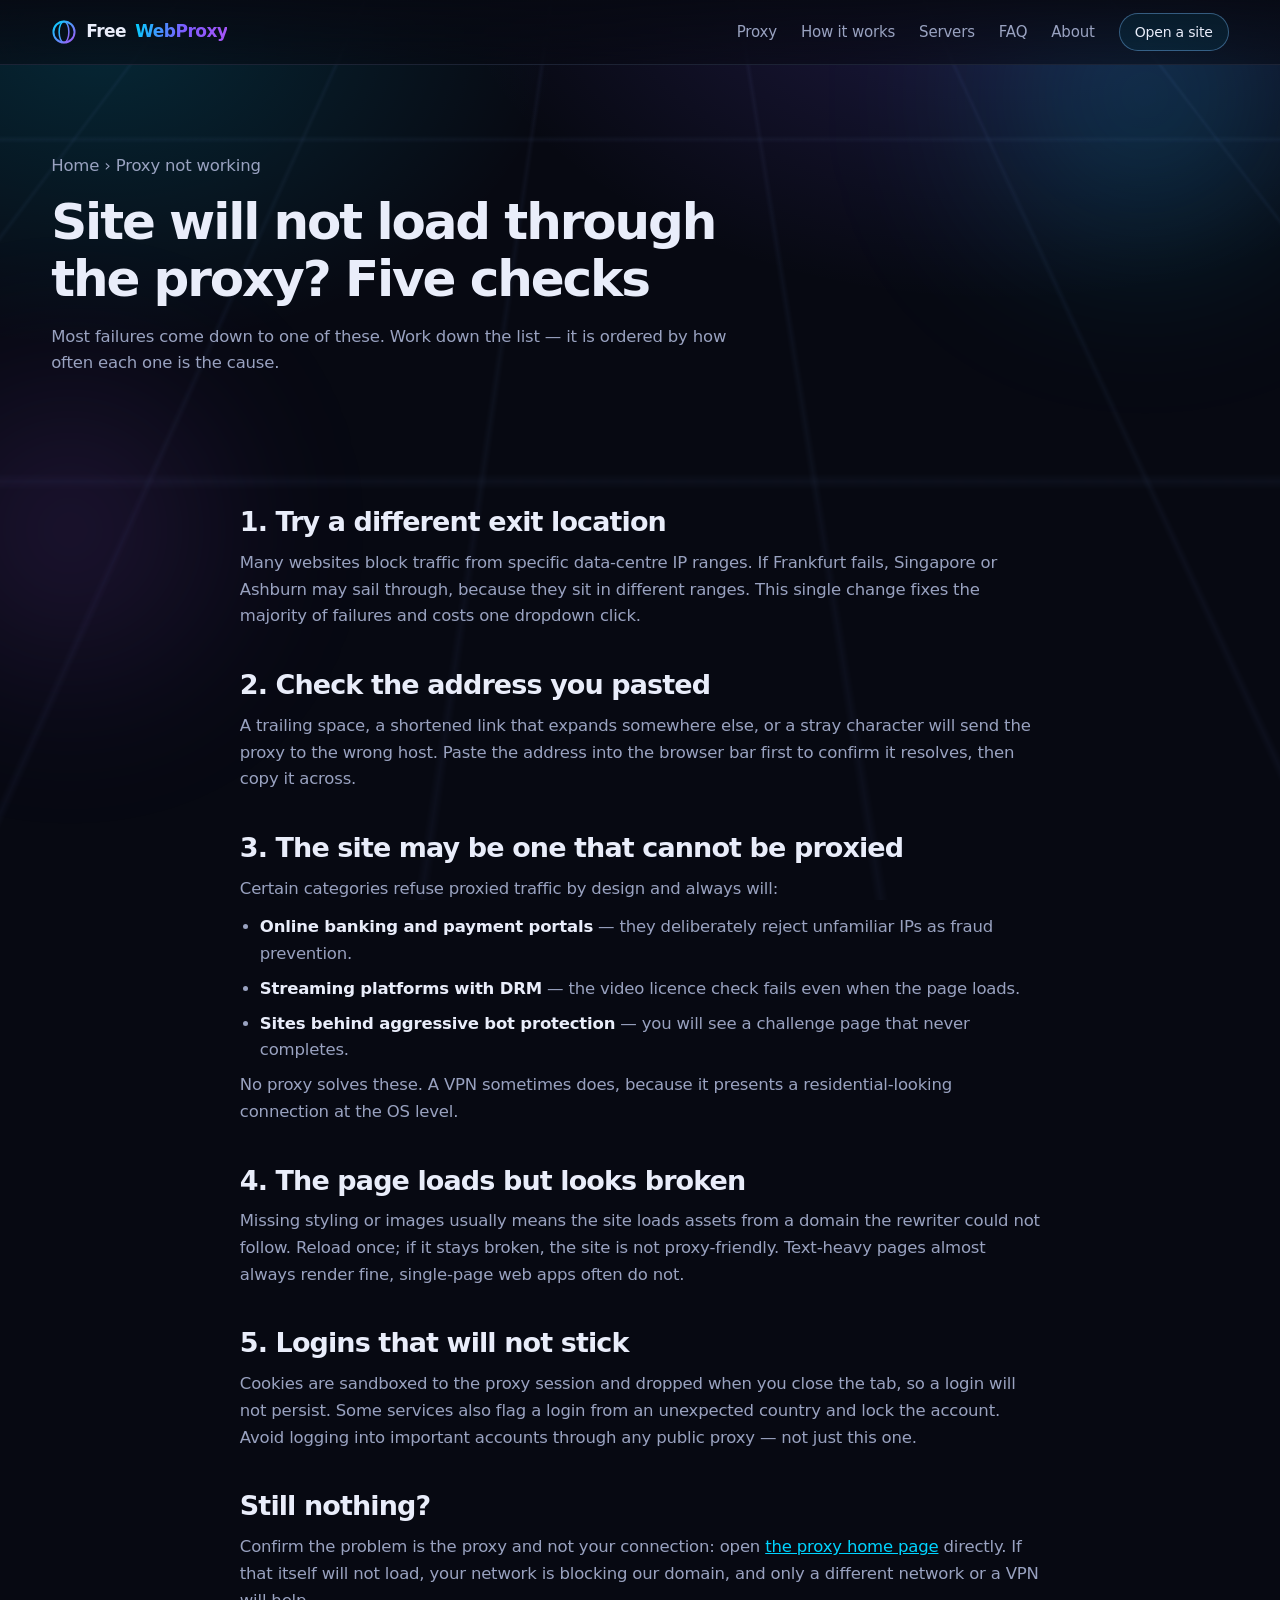
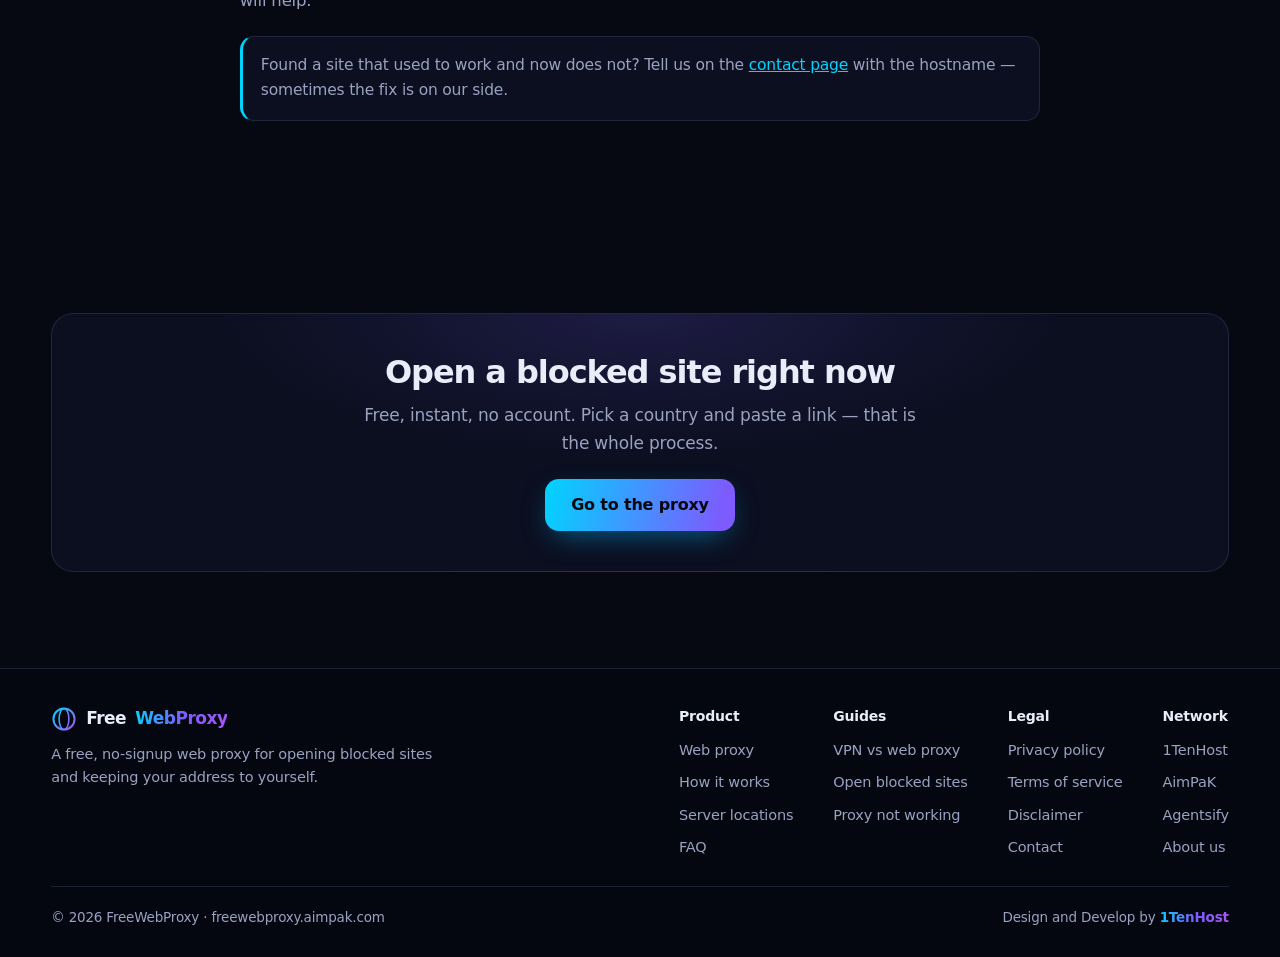
<file: proxy-not-working.html>
<!DOCTYPE html>
<html lang="en">
<head>
<meta charset="utf-8">
<meta name="viewport" content="width=device-width,initial-scale=1,viewport-fit=cover">
<title>Proxy Not Working? Five Checks That Fix It | FreeWebProxy</title>
<meta name="description" content="Troubleshooting a web proxy: switch exit location, verify the address, recognise sites that block proxies, fix broken layouts and understand why logins do not persist.">
<meta name="keywords" content="proxy not working, proxy site not loading, web proxy error, proxy blocked by website, fix proxy">
<meta name="author" content="1TenHost">
<meta name="robots" content="index,follow,max-image-preview:large,max-snippet:-1">
<link rel="canonical" href="https://freewebproxy.aimpak.com/proxy-not-working.html">
<meta name="theme-color" content="#070912">
<meta name="color-scheme" content="dark">
<meta name="geo.region" content="PK-SD">
<meta name="geo.placename" content="Karachi, Sindh, Pakistan">
<meta name="geo.position" content="24.8607;67.0011">
<meta name="ICBM" content="24.8607, 67.0011">
<meta name="language" content="English">
<meta name="coverage" content="Worldwide">
<meta property="og:type" content="website">
<meta property="og:site_name" content="FreeWebProxy">
<meta property="og:title" content="Proxy Not Working? Five Checks That Fix It | FreeWebProxy">
<meta property="og:description" content="Troubleshooting a web proxy: switch exit location, verify the address, recognise sites that block proxies, fix broken layouts and understand why logins do not persist.">
<meta property="og:url" content="https://freewebproxy.aimpak.com/proxy-not-working.html">
<meta property="og:locale" content="en_US">
<meta property="og:image" content="https://freewebproxy.aimpak.com/assets/og-cover.png">
<meta property="og:image:width" content="1200">
<meta property="og:image:height" content="630">
<meta name="twitter:card" content="summary_large_image">
<meta name="twitter:title" content="Proxy Not Working? Five Checks That Fix It | FreeWebProxy">
<meta name="twitter:description" content="Troubleshooting a web proxy: switch exit location, verify the address, recognise sites that block proxies, fix broken layouts and understand why logins do not persist.">
<meta name="twitter:image" content="https://freewebproxy.aimpak.com/assets/og-cover.png">
<link rel="icon" href="assets/favicon.svg" type="image/svg+xml">
<link rel="stylesheet" href="assets/style.css">
<script type="application/ld+json">{"@context":"https://schema.org","@graph":[{"@type":"Article","headline":"Proxy Not Working? Five Checks That Fix It","description":"Troubleshooting guide for web proxy failures.","inLanguage":"en","mainEntityOfPage":{"@type":"WebPage","@id":"https://freewebproxy.aimpak.com/proxy-not-working.html"},"datePublished":"2026-09-17","dateModified":"2026-09-17","author":{"@type":"Organization","name":"1TenHost","url":"https://1tenhost.com"},"publisher":{"@type":"Organization","name":"FreeWebProxy","url":"https://freewebproxy.aimpak.com"}},{"@type":"BreadcrumbList","itemListElement":[{"@type":"ListItem","position":1,"name":"Home","item":"https://freewebproxy.aimpak.com"},{"@type":"ListItem","position":2,"name":"Proxy Not Working? Five Checks That Fix It","item":"https://freewebproxy.aimpak.com/proxy-not-working.html"}]}]}</script>
</head>
<body>
<div class="field" aria-hidden="true"><span class="orb a"></span><span class="orb b"></span></div>
<header>
  <div class="bar">
    <a class="brand" href="index.html" aria-label="FreeWebProxy home"><svg viewBox="0 0 32 32" fill="none" aria-hidden="true"><defs><linearGradient id="lg1" x1="0" y1="0" x2="1" y2="1"><stop offset="0" stop-color="#00D4FF"/><stop offset="1" stop-color="#A855F7"/></linearGradient></defs><circle cx="16" cy="16" r="13" stroke="url(#lg1)" stroke-width="2.4"/><ellipse cx="16" cy="16" rx="6" ry="13" stroke="url(#lg1)" stroke-width="1.9"/><path d="M3 16h26" stroke="url(#lg1)" stroke-width="1.9"/></svg>Free<b>WebProxy</b></a>
    <button class="burger" type="button" aria-label="Open menu" aria-expanded="false" aria-controls="nav">
      <svg viewBox="0 0 24 24" fill="none" stroke="currentColor" stroke-width="2" stroke-linecap="round"><path d="M4 7h16M4 12h16M4 17h16"/></svg>
    </button>
    <nav id="nav"><a href="index.html">Proxy</a><a href="how-it-works.html">How it works</a><a href="servers.html">Servers</a><a href="faq.html">FAQ</a><a href="about.html">About</a><a class="pill" href="index.html#top">Open a site</a></nav>
  </div>
</header>
<main id="top">

  <section class="shell page-head">
    <p class="crumb"><a href="index.html">Home</a> &rsaquo; <span>Proxy not working</span></p>
    <h1>Site will not load through the proxy? Five checks</h1>
    <p>Most failures come down to one of these. Work down the list — it is ordered by how often each one is the cause.</p>
  </section>
  <section class="shell prose">
    <h2>1. Try a different exit location</h2>
    <p>Many websites block traffic from specific data-centre IP ranges. If Frankfurt fails, Singapore or Ashburn may sail through, because they sit in different ranges. This single change fixes the majority of failures and costs one dropdown click.</p>
    <h2>2. Check the address you pasted</h2>
    <p>A trailing space, a shortened link that expands somewhere else, or a stray character will send the proxy to the wrong host. Paste the address into the browser bar first to confirm it resolves, then copy it across.</p>
    <h2>3. The site may be one that cannot be proxied</h2>
    <p>Certain categories refuse proxied traffic by design and always will:</p>
    <ul>
      <li><strong>Online banking and payment portals</strong> — they deliberately reject unfamiliar IPs as fraud prevention.</li>
      <li><strong>Streaming platforms with DRM</strong> — the video licence check fails even when the page loads.</li>
      <li><strong>Sites behind aggressive bot protection</strong> — you will see a challenge page that never completes.</li>
    </ul>
    <p>No proxy solves these. A VPN sometimes does, because it presents a residential-looking connection at the OS level.</p>
    <h2>4. The page loads but looks broken</h2>
    <p>Missing styling or images usually means the site loads assets from a domain the rewriter could not follow. Reload once; if it stays broken, the site is not proxy-friendly. Text-heavy pages almost always render fine, single-page web apps often do not.</p>
    <h2>5. Logins that will not stick</h2>
    <p>Cookies are sandboxed to the proxy session and dropped when you close the tab, so a login will not persist. Some services also flag a login from an unexpected country and lock the account. Avoid logging into important accounts through any public proxy — not just this one.</p>
    <h2>Still nothing?</h2>
    <p>Confirm the problem is the proxy and not your connection: open <a href="index.html">the proxy home page</a> directly. If that itself will not load, your network is blocking our domain, and only a different network or a VPN will help.</p>
    <div class="note"><p>Found a site that used to work and now does not? Tell us on the <a href="contact.html">contact page</a> with the hostname — sometimes the fix is on our side.</p></div>
  </section>
  <section class="shell"><div class="cta-band">
  <h2>Open a blocked site right now</h2>
  <p>Free, instant, no account. Pick a country and paste a link — that is the whole process.</p>
  <a class="btn" href="index.html#top">Go to the proxy</a>
</div></section>

</main>
<footer>
  <div class="shell">
    <div class="f-top">
      <div>
        <a class="brand" href="index.html" aria-label="FreeWebProxy home"><svg viewBox="0 0 32 32" fill="none" aria-hidden="true"><defs><linearGradient id="lg2" x1="0" y1="0" x2="1" y2="1"><stop offset="0" stop-color="#00D4FF"/><stop offset="1" stop-color="#A855F7"/></linearGradient></defs><circle cx="16" cy="16" r="13" stroke="url(#lg2)" stroke-width="2.4"/><ellipse cx="16" cy="16" rx="6" ry="13" stroke="url(#lg2)" stroke-width="1.9"/><path d="M3 16h26" stroke="url(#lg2)" stroke-width="1.9"/></svg>Free<b>WebProxy</b></a>
        <p>A free, no-signup web proxy for opening blocked sites and keeping your address to yourself.</p>
      </div>
      <div class="f-nav">
        <div class="f-col">
          <strong>Product</strong>
          <a href="index.html">Web proxy</a>
          <a href="how-it-works.html">How it works</a>
          <a href="servers.html">Server locations</a>
          <a href="faq.html">FAQ</a>
        </div>
        <div class="f-col">
          <strong>Guides</strong>
          <a href="vpn-vs-proxy.html">VPN vs web proxy</a>
          <a href="unblock-websites.html">Open blocked sites</a>
          <a href="proxy-not-working.html">Proxy not working</a>
        </div>
        <div class="f-col">
          <strong>Legal</strong>
          <a href="privacy-policy.html">Privacy policy</a>
          <a href="terms-of-service.html">Terms of service</a>
          <a href="disclaimer.html">Disclaimer</a>
          <a href="contact.html">Contact</a>
        </div>
        <div class="f-col">
          <strong>Network</strong>
          <a href="https://1tenhost.com" target="_blank" rel="noopener">1TenHost</a>
          <a href="https://aimpak.com" target="_blank" rel="noopener">AimPaK</a>
          <a href="https://agentsify.co.uk" target="_blank" rel="noopener">Agentsify</a>
          <a href="about.html">About us</a>
        </div>
      </div>
    </div>
    <div class="f-base">
      <span>&copy; <span id="yr">2026</span> FreeWebProxy &middot; freewebproxy.aimpak.com</span>
      <span class="credit">Design and Develop by <a href="https://1tenhost.com" target="_blank" rel="noopener">1TenHost</a></span>
    </div>
  </div>
</footer>
<script src="assets/app.js" defer></script>
</body>
</html>
</file>
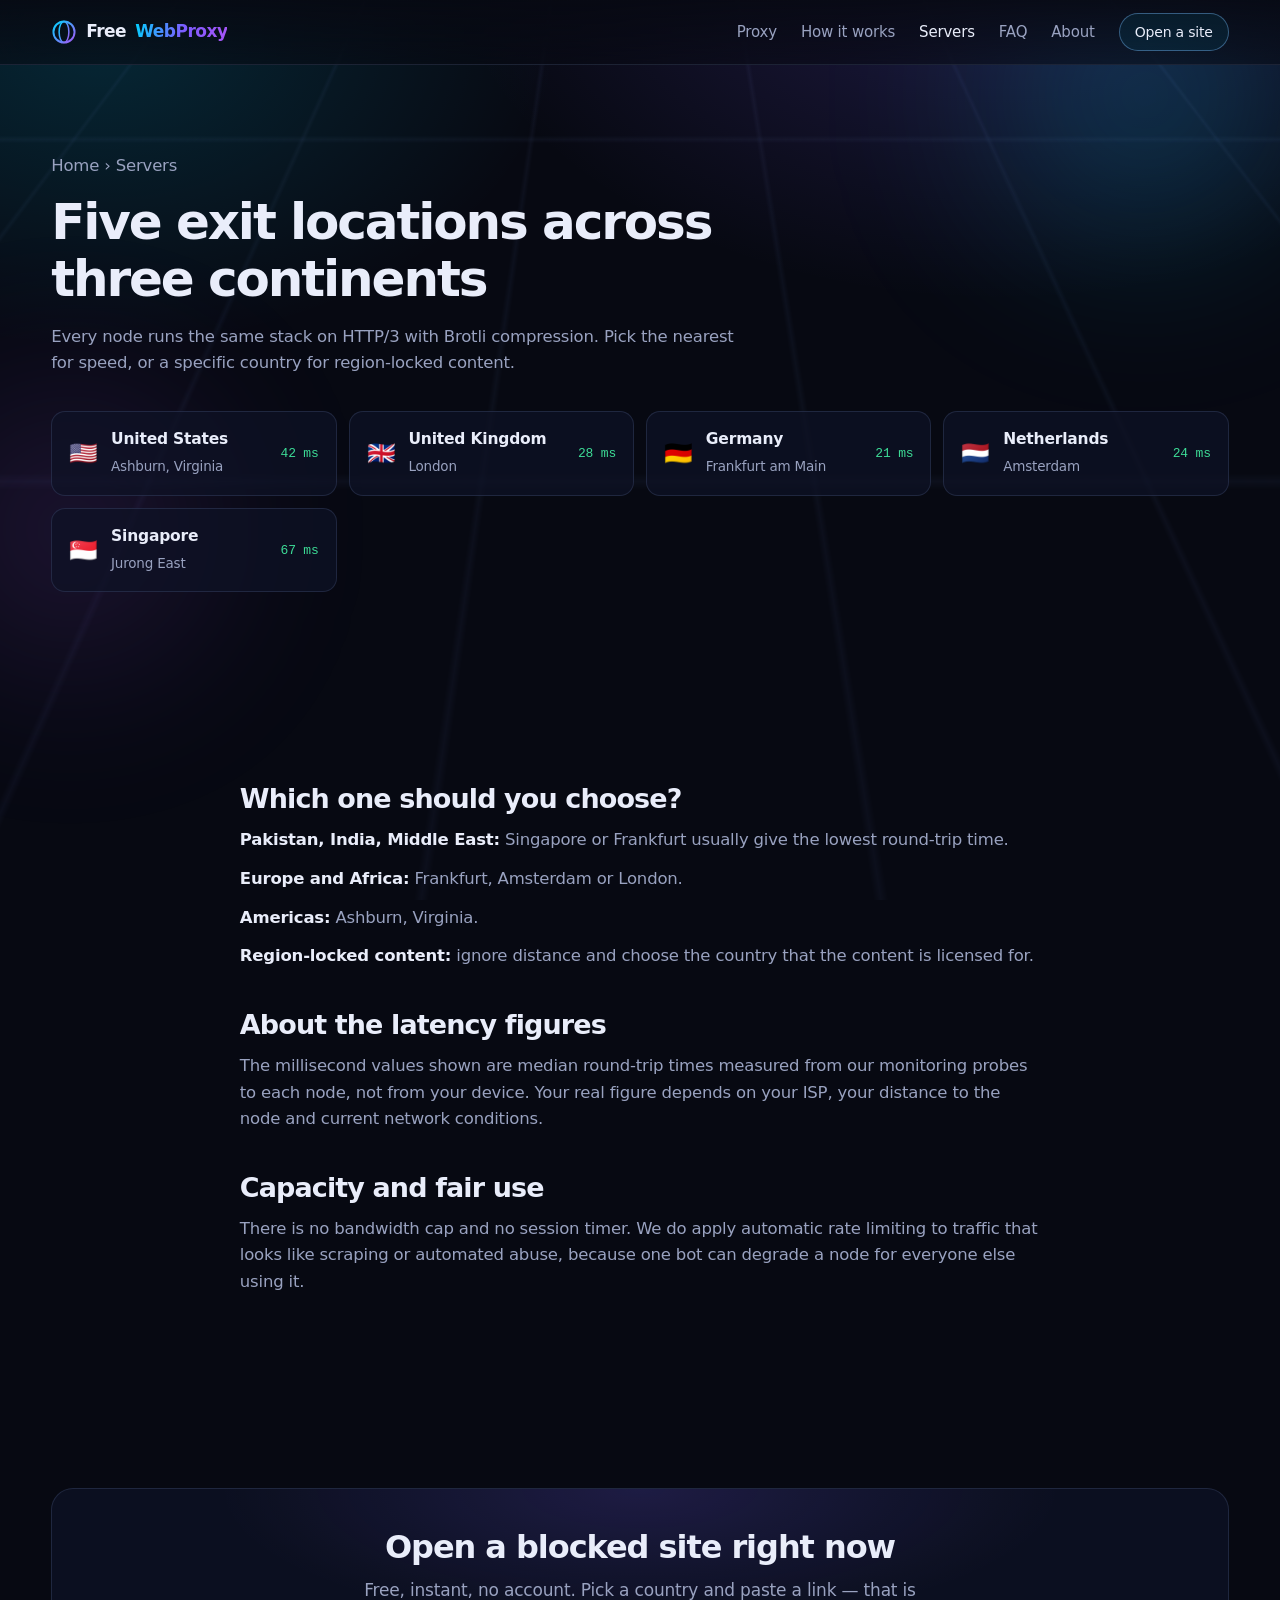
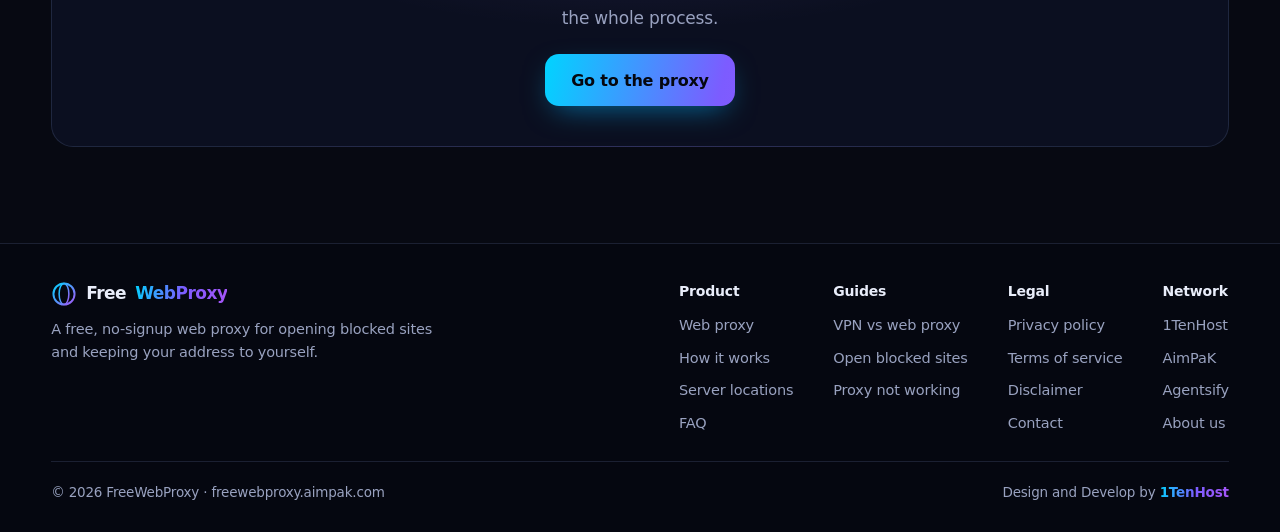
<file: servers.html>
<!DOCTYPE html>
<html lang="en">
<head>
<meta charset="utf-8">
<meta name="viewport" content="width=device-width,initial-scale=1,viewport-fit=cover">
<title>Proxy Server Locations - US, UK, Germany, Netherlands, Singapore | FreeWebProxy</title>
<meta name="description" content="Choose from five free proxy exit locations: United States, United Kingdom, Germany, Netherlands and Singapore. Latency figures and guidance on picking the fastest node.">
<meta name="keywords" content="proxy server locations, us proxy, uk proxy, germany proxy, singapore proxy, free proxy list">
<meta name="author" content="1TenHost">
<meta name="robots" content="index,follow,max-image-preview:large,max-snippet:-1">
<link rel="canonical" href="https://freewebproxy.aimpak.com/servers.html">
<meta name="theme-color" content="#070912">
<meta name="color-scheme" content="dark">
<meta name="geo.region" content="PK-SD">
<meta name="geo.placename" content="Karachi, Sindh, Pakistan">
<meta name="geo.position" content="24.8607;67.0011">
<meta name="ICBM" content="24.8607, 67.0011">
<meta name="language" content="English">
<meta name="coverage" content="Worldwide">
<meta property="og:type" content="website">
<meta property="og:site_name" content="FreeWebProxy">
<meta property="og:title" content="Proxy Server Locations - US, UK, Germany, Netherlands, Singapore | FreeWebProxy">
<meta property="og:description" content="Choose from five free proxy exit locations: United States, United Kingdom, Germany, Netherlands and Singapore. Latency figures and guidance on picking the fastest node.">
<meta property="og:url" content="https://freewebproxy.aimpak.com/servers.html">
<meta property="og:locale" content="en_US">
<meta property="og:image" content="https://freewebproxy.aimpak.com/assets/og-cover.png">
<meta property="og:image:width" content="1200">
<meta property="og:image:height" content="630">
<meta name="twitter:card" content="summary_large_image">
<meta name="twitter:title" content="Proxy Server Locations - US, UK, Germany, Netherlands, Singapore | FreeWebProxy">
<meta name="twitter:description" content="Choose from five free proxy exit locations: United States, United Kingdom, Germany, Netherlands and Singapore. Latency figures and guidance on picking the fastest node.">
<meta name="twitter:image" content="https://freewebproxy.aimpak.com/assets/og-cover.png">
<link rel="icon" href="assets/favicon.svg" type="image/svg+xml">
<link rel="stylesheet" href="assets/style.css">

</head>
<body>
<div class="field" aria-hidden="true"><span class="orb a"></span><span class="orb b"></span></div>
<header>
  <div class="bar">
    <a class="brand" href="index.html" aria-label="FreeWebProxy home"><svg viewBox="0 0 32 32" fill="none" aria-hidden="true"><defs><linearGradient id="lg1" x1="0" y1="0" x2="1" y2="1"><stop offset="0" stop-color="#00D4FF"/><stop offset="1" stop-color="#A855F7"/></linearGradient></defs><circle cx="16" cy="16" r="13" stroke="url(#lg1)" stroke-width="2.4"/><ellipse cx="16" cy="16" rx="6" ry="13" stroke="url(#lg1)" stroke-width="1.9"/><path d="M3 16h26" stroke="url(#lg1)" stroke-width="1.9"/></svg>Free<b>WebProxy</b></a>
    <button class="burger" type="button" aria-label="Open menu" aria-expanded="false" aria-controls="nav">
      <svg viewBox="0 0 24 24" fill="none" stroke="currentColor" stroke-width="2" stroke-linecap="round"><path d="M4 7h16M4 12h16M4 17h16"/></svg>
    </button>
    <nav id="nav"><a href="index.html">Proxy</a><a href="how-it-works.html">How it works</a><a href="servers.html" aria-current="page">Servers</a><a href="faq.html">FAQ</a><a href="about.html">About</a><a class="pill" href="index.html#top">Open a site</a></nav>
  </div>
</header>
<main id="top">

  <section class="shell page-head">
    <p class="crumb"><a href="index.html">Home</a> &rsaquo; <span>Servers</span></p>
    <h1>Five exit locations across three continents</h1>
    <p>Every node runs the same stack on HTTP/3 with Brotli compression. Pick the nearest for speed, or a specific country for region-locked content.</p>
  </section>
  <section class="shell" style="padding-top:0"><div class="servers"><div class="srv"><span class="flag">🇺🇸</span><div><strong>United States</strong><small>Ashburn, Virginia</small></div><span class="ping">42 ms</span></div><div class="srv"><span class="flag">🇬🇧</span><div><strong>United Kingdom</strong><small>London</small></div><span class="ping">28 ms</span></div><div class="srv"><span class="flag">🇩🇪</span><div><strong>Germany</strong><small>Frankfurt am Main</small></div><span class="ping">21 ms</span></div><div class="srv"><span class="flag">🇳🇱</span><div><strong>Netherlands</strong><small>Amsterdam</small></div><span class="ping">24 ms</span></div><div class="srv"><span class="flag">🇸🇬</span><div><strong>Singapore</strong><small>Jurong East</small></div><span class="ping">67 ms</span></div></div></section>
  <section class="shell prose">
    <h2>Which one should you choose?</h2>
    <p><strong>Pakistan, India, Middle East:</strong> Singapore or Frankfurt usually give the lowest round-trip time.</p>
    <p><strong>Europe and Africa:</strong> Frankfurt, Amsterdam or London.</p>
    <p><strong>Americas:</strong> Ashburn, Virginia.</p>
    <p><strong>Region-locked content:</strong> ignore distance and choose the country that the content is licensed for.</p>
    <h2>About the latency figures</h2>
    <p>The millisecond values shown are median round-trip times measured from our monitoring probes to each node, not from your device. Your real figure depends on your ISP, your distance to the node and current network conditions.</p>
    <h2>Capacity and fair use</h2>
    <p>There is no bandwidth cap and no session timer. We do apply automatic rate limiting to traffic that looks like scraping or automated abuse, because one bot can degrade a node for everyone else using it.</p>
  </section>
  <section class="shell"><div class="cta-band">
  <h2>Open a blocked site right now</h2>
  <p>Free, instant, no account. Pick a country and paste a link — that is the whole process.</p>
  <a class="btn" href="index.html#top">Go to the proxy</a>
</div></section>

</main>
<footer>
  <div class="shell">
    <div class="f-top">
      <div>
        <a class="brand" href="index.html" aria-label="FreeWebProxy home"><svg viewBox="0 0 32 32" fill="none" aria-hidden="true"><defs><linearGradient id="lg2" x1="0" y1="0" x2="1" y2="1"><stop offset="0" stop-color="#00D4FF"/><stop offset="1" stop-color="#A855F7"/></linearGradient></defs><circle cx="16" cy="16" r="13" stroke="url(#lg2)" stroke-width="2.4"/><ellipse cx="16" cy="16" rx="6" ry="13" stroke="url(#lg2)" stroke-width="1.9"/><path d="M3 16h26" stroke="url(#lg2)" stroke-width="1.9"/></svg>Free<b>WebProxy</b></a>
        <p>A free, no-signup web proxy for opening blocked sites and keeping your address to yourself.</p>
      </div>
      <div class="f-nav">
        <div class="f-col">
          <strong>Product</strong>
          <a href="index.html">Web proxy</a>
          <a href="how-it-works.html">How it works</a>
          <a href="servers.html">Server locations</a>
          <a href="faq.html">FAQ</a>
        </div>
        <div class="f-col">
          <strong>Guides</strong>
          <a href="vpn-vs-proxy.html">VPN vs web proxy</a>
          <a href="unblock-websites.html">Open blocked sites</a>
          <a href="proxy-not-working.html">Proxy not working</a>
        </div>
        <div class="f-col">
          <strong>Legal</strong>
          <a href="privacy-policy.html">Privacy policy</a>
          <a href="terms-of-service.html">Terms of service</a>
          <a href="disclaimer.html">Disclaimer</a>
          <a href="contact.html">Contact</a>
        </div>
        <div class="f-col">
          <strong>Network</strong>
          <a href="https://1tenhost.com" target="_blank" rel="noopener">1TenHost</a>
          <a href="https://aimpak.com" target="_blank" rel="noopener">AimPaK</a>
          <a href="https://agentsify.co.uk" target="_blank" rel="noopener">Agentsify</a>
          <a href="about.html">About us</a>
        </div>
      </div>
    </div>
    <div class="f-base">
      <span>&copy; <span id="yr">2026</span> FreeWebProxy &middot; freewebproxy.aimpak.com</span>
      <span class="credit">Design and Develop by <a href="https://1tenhost.com" target="_blank" rel="noopener">1TenHost</a></span>
    </div>
  </div>
</footer>
<script src="assets/app.js" defer></script>
</body>
</html>
</file>
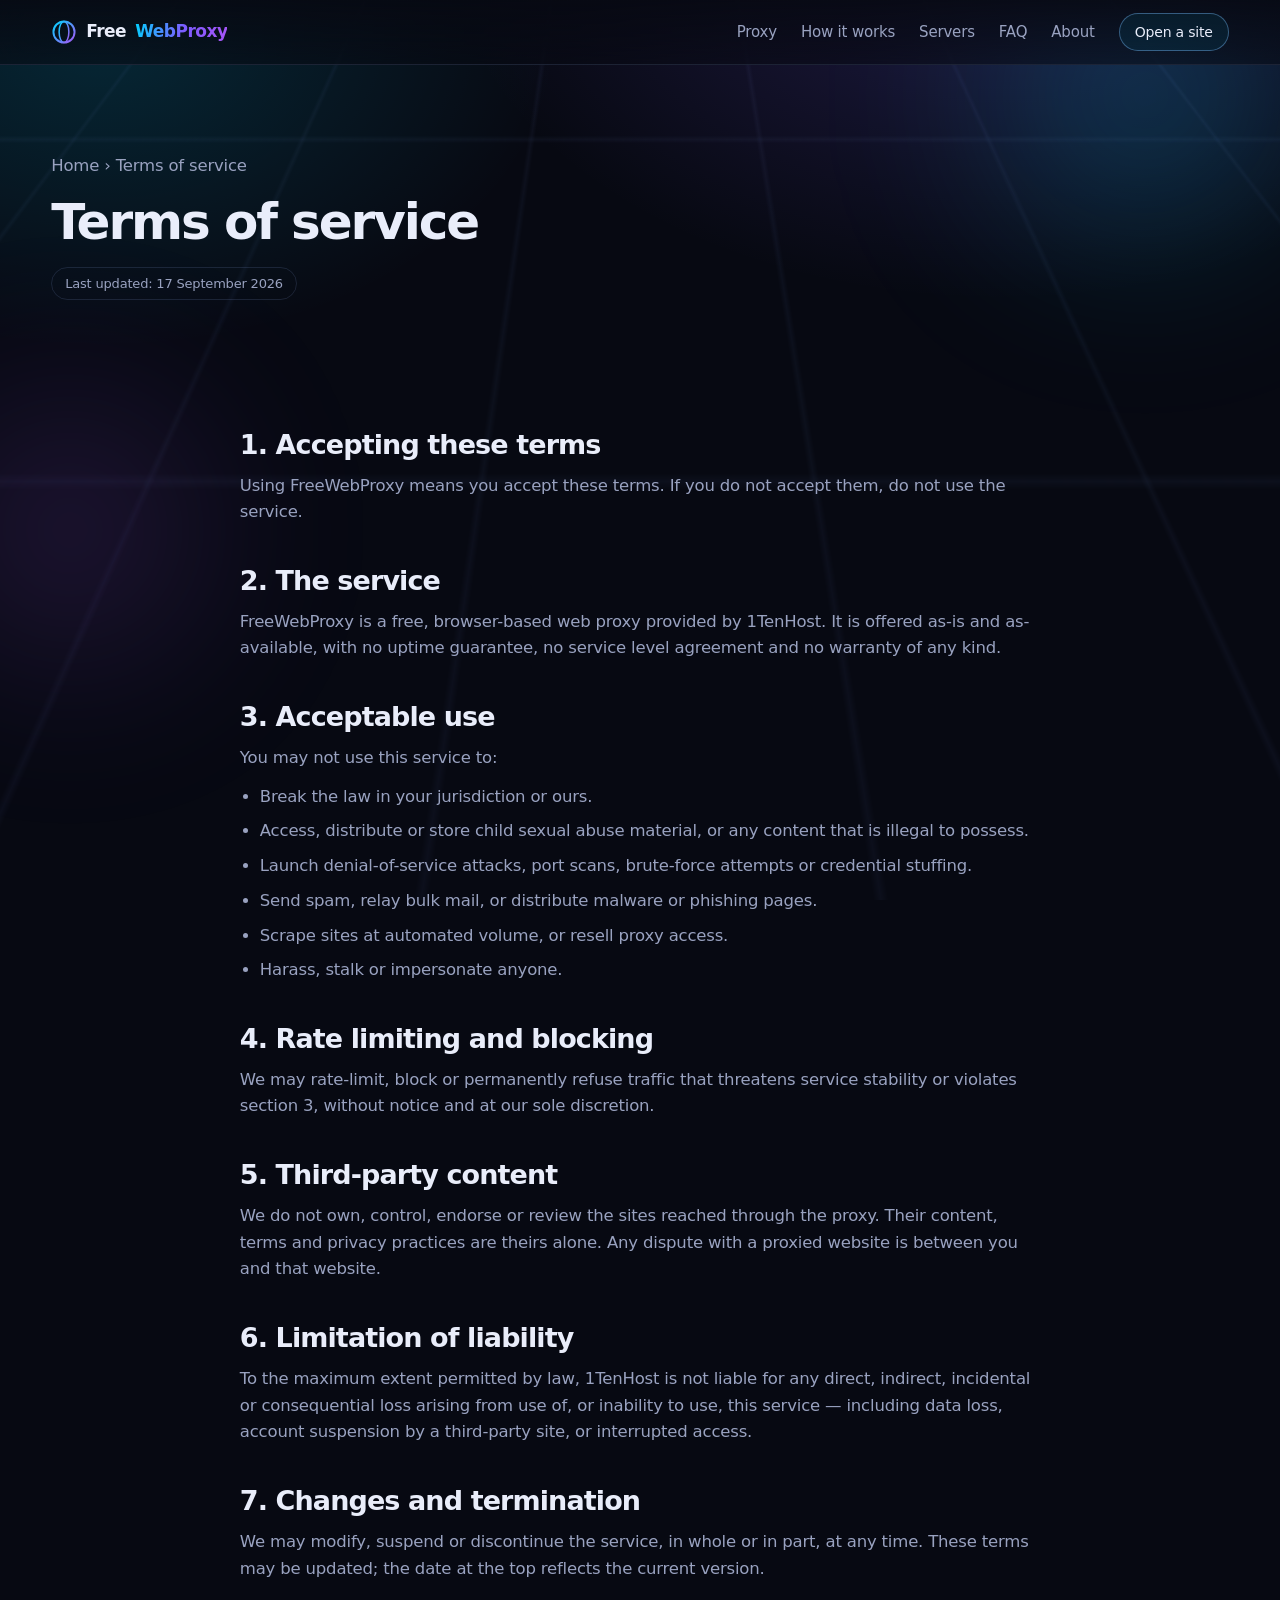
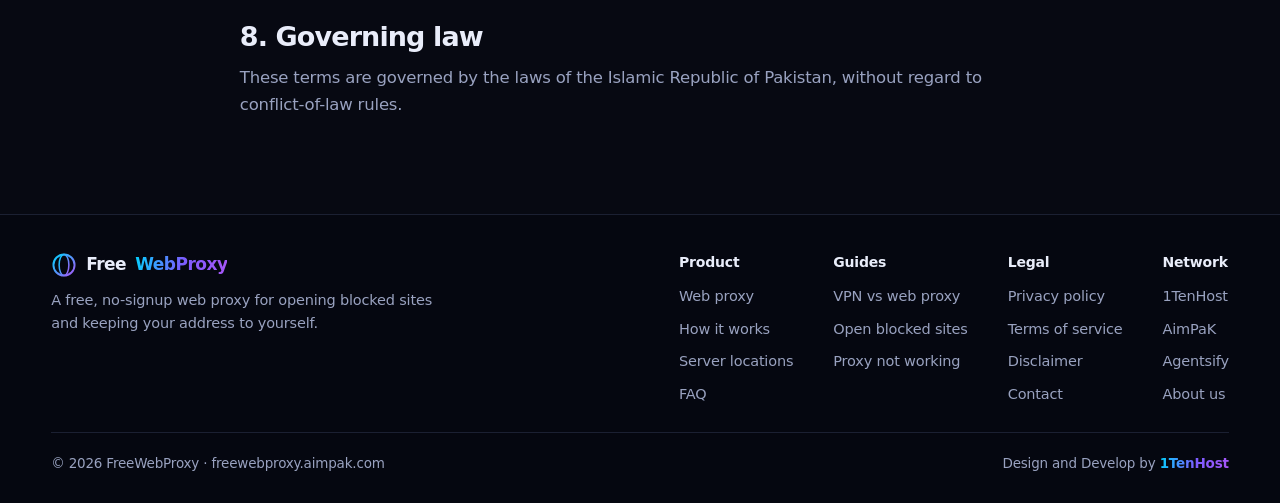
<file: terms-of-service.html>
<!DOCTYPE html>
<html lang="en">
<head>
<meta charset="utf-8">
<meta name="viewport" content="width=device-width,initial-scale=1,viewport-fit=cover">
<title>Terms of Service - Acceptable Use | FreeWebProxy</title>
<meta name="description" content="The terms that govern use of FreeWebProxy: acceptable use, rate limiting, third-party content, limitation of liability and governing law.">
<meta name="keywords" content="proxy terms of service, acceptable use policy, free proxy rules">
<meta name="author" content="1TenHost">
<meta name="robots" content="index,follow,max-image-preview:large,max-snippet:-1">
<link rel="canonical" href="https://freewebproxy.aimpak.com/terms-of-service.html">
<meta name="theme-color" content="#070912">
<meta name="color-scheme" content="dark">
<meta name="geo.region" content="PK-SD">
<meta name="geo.placename" content="Karachi, Sindh, Pakistan">
<meta name="geo.position" content="24.8607;67.0011">
<meta name="ICBM" content="24.8607, 67.0011">
<meta name="language" content="English">
<meta name="coverage" content="Worldwide">
<meta property="og:type" content="website">
<meta property="og:site_name" content="FreeWebProxy">
<meta property="og:title" content="Terms of Service - Acceptable Use | FreeWebProxy">
<meta property="og:description" content="The terms that govern use of FreeWebProxy: acceptable use, rate limiting, third-party content, limitation of liability and governing law.">
<meta property="og:url" content="https://freewebproxy.aimpak.com/terms-of-service.html">
<meta property="og:locale" content="en_US">
<meta property="og:image" content="https://freewebproxy.aimpak.com/assets/og-cover.png">
<meta property="og:image:width" content="1200">
<meta property="og:image:height" content="630">
<meta name="twitter:card" content="summary_large_image">
<meta name="twitter:title" content="Terms of Service - Acceptable Use | FreeWebProxy">
<meta name="twitter:description" content="The terms that govern use of FreeWebProxy: acceptable use, rate limiting, third-party content, limitation of liability and governing law.">
<meta name="twitter:image" content="https://freewebproxy.aimpak.com/assets/og-cover.png">
<link rel="icon" href="assets/favicon.svg" type="image/svg+xml">
<link rel="stylesheet" href="assets/style.css">

</head>
<body>
<div class="field" aria-hidden="true"><span class="orb a"></span><span class="orb b"></span></div>
<header>
  <div class="bar">
    <a class="brand" href="index.html" aria-label="FreeWebProxy home"><svg viewBox="0 0 32 32" fill="none" aria-hidden="true"><defs><linearGradient id="lg1" x1="0" y1="0" x2="1" y2="1"><stop offset="0" stop-color="#00D4FF"/><stop offset="1" stop-color="#A855F7"/></linearGradient></defs><circle cx="16" cy="16" r="13" stroke="url(#lg1)" stroke-width="2.4"/><ellipse cx="16" cy="16" rx="6" ry="13" stroke="url(#lg1)" stroke-width="1.9"/><path d="M3 16h26" stroke="url(#lg1)" stroke-width="1.9"/></svg>Free<b>WebProxy</b></a>
    <button class="burger" type="button" aria-label="Open menu" aria-expanded="false" aria-controls="nav">
      <svg viewBox="0 0 24 24" fill="none" stroke="currentColor" stroke-width="2" stroke-linecap="round"><path d="M4 7h16M4 12h16M4 17h16"/></svg>
    </button>
    <nav id="nav"><a href="index.html">Proxy</a><a href="how-it-works.html">How it works</a><a href="servers.html">Servers</a><a href="faq.html">FAQ</a><a href="about.html">About</a><a class="pill" href="index.html#top">Open a site</a></nav>
  </div>
</header>
<main id="top">

  <section class="shell page-head">
    <p class="crumb"><a href="index.html">Home</a> &rsaquo; <span>Terms of service</span></p>
    <h1>Terms of service</h1>
    <p><span class="updated">Last updated: 17 September 2026</span></p>
  </section>
  <section class="shell prose">
    <h2>1. Accepting these terms</h2>
    <p>Using FreeWebProxy means you accept these terms. If you do not accept them, do not use the service.</p>
    <h2>2. The service</h2>
    <p>FreeWebProxy is a free, browser-based web proxy provided by 1TenHost. It is offered as-is and as-available, with no uptime guarantee, no service level agreement and no warranty of any kind.</p>
    <h2>3. Acceptable use</h2>
    <p>You may not use this service to:</p>
    <ul>
      <li>Break the law in your jurisdiction or ours.</li>
      <li>Access, distribute or store child sexual abuse material, or any content that is illegal to possess.</li>
      <li>Launch denial-of-service attacks, port scans, brute-force attempts or credential stuffing.</li>
      <li>Send spam, relay bulk mail, or distribute malware or phishing pages.</li>
      <li>Scrape sites at automated volume, or resell proxy access.</li>
      <li>Harass, stalk or impersonate anyone.</li>
    </ul>
    <h2>4. Rate limiting and blocking</h2>
    <p>We may rate-limit, block or permanently refuse traffic that threatens service stability or violates section 3, without notice and at our sole discretion.</p>
    <h2>5. Third-party content</h2>
    <p>We do not own, control, endorse or review the sites reached through the proxy. Their content, terms and privacy practices are theirs alone. Any dispute with a proxied website is between you and that website.</p>
    <h2>6. Limitation of liability</h2>
    <p>To the maximum extent permitted by law, 1TenHost is not liable for any direct, indirect, incidental or consequential loss arising from use of, or inability to use, this service — including data loss, account suspension by a third-party site, or interrupted access.</p>
    <h2>7. Changes and termination</h2>
    <p>We may modify, suspend or discontinue the service, in whole or in part, at any time. These terms may be updated; the date at the top reflects the current version.</p>
    <h2>8. Governing law</h2>
    <p>These terms are governed by the laws of the Islamic Republic of Pakistan, without regard to conflict-of-law rules.</p>
  </section>

</main>
<footer>
  <div class="shell">
    <div class="f-top">
      <div>
        <a class="brand" href="index.html" aria-label="FreeWebProxy home"><svg viewBox="0 0 32 32" fill="none" aria-hidden="true"><defs><linearGradient id="lg2" x1="0" y1="0" x2="1" y2="1"><stop offset="0" stop-color="#00D4FF"/><stop offset="1" stop-color="#A855F7"/></linearGradient></defs><circle cx="16" cy="16" r="13" stroke="url(#lg2)" stroke-width="2.4"/><ellipse cx="16" cy="16" rx="6" ry="13" stroke="url(#lg2)" stroke-width="1.9"/><path d="M3 16h26" stroke="url(#lg2)" stroke-width="1.9"/></svg>Free<b>WebProxy</b></a>
        <p>A free, no-signup web proxy for opening blocked sites and keeping your address to yourself.</p>
      </div>
      <div class="f-nav">
        <div class="f-col">
          <strong>Product</strong>
          <a href="index.html">Web proxy</a>
          <a href="how-it-works.html">How it works</a>
          <a href="servers.html">Server locations</a>
          <a href="faq.html">FAQ</a>
        </div>
        <div class="f-col">
          <strong>Guides</strong>
          <a href="vpn-vs-proxy.html">VPN vs web proxy</a>
          <a href="unblock-websites.html">Open blocked sites</a>
          <a href="proxy-not-working.html">Proxy not working</a>
        </div>
        <div class="f-col">
          <strong>Legal</strong>
          <a href="privacy-policy.html">Privacy policy</a>
          <a href="terms-of-service.html">Terms of service</a>
          <a href="disclaimer.html">Disclaimer</a>
          <a href="contact.html">Contact</a>
        </div>
        <div class="f-col">
          <strong>Network</strong>
          <a href="https://1tenhost.com" target="_blank" rel="noopener">1TenHost</a>
          <a href="https://aimpak.com" target="_blank" rel="noopener">AimPaK</a>
          <a href="https://agentsify.co.uk" target="_blank" rel="noopener">Agentsify</a>
          <a href="about.html">About us</a>
        </div>
      </div>
    </div>
    <div class="f-base">
      <span>&copy; <span id="yr">2026</span> FreeWebProxy &middot; freewebproxy.aimpak.com</span>
      <span class="credit">Design and Develop by <a href="https://1tenhost.com" target="_blank" rel="noopener">1TenHost</a></span>
    </div>
  </div>
</footer>
<script src="assets/app.js" defer></script>
</body>
</html>
</file>
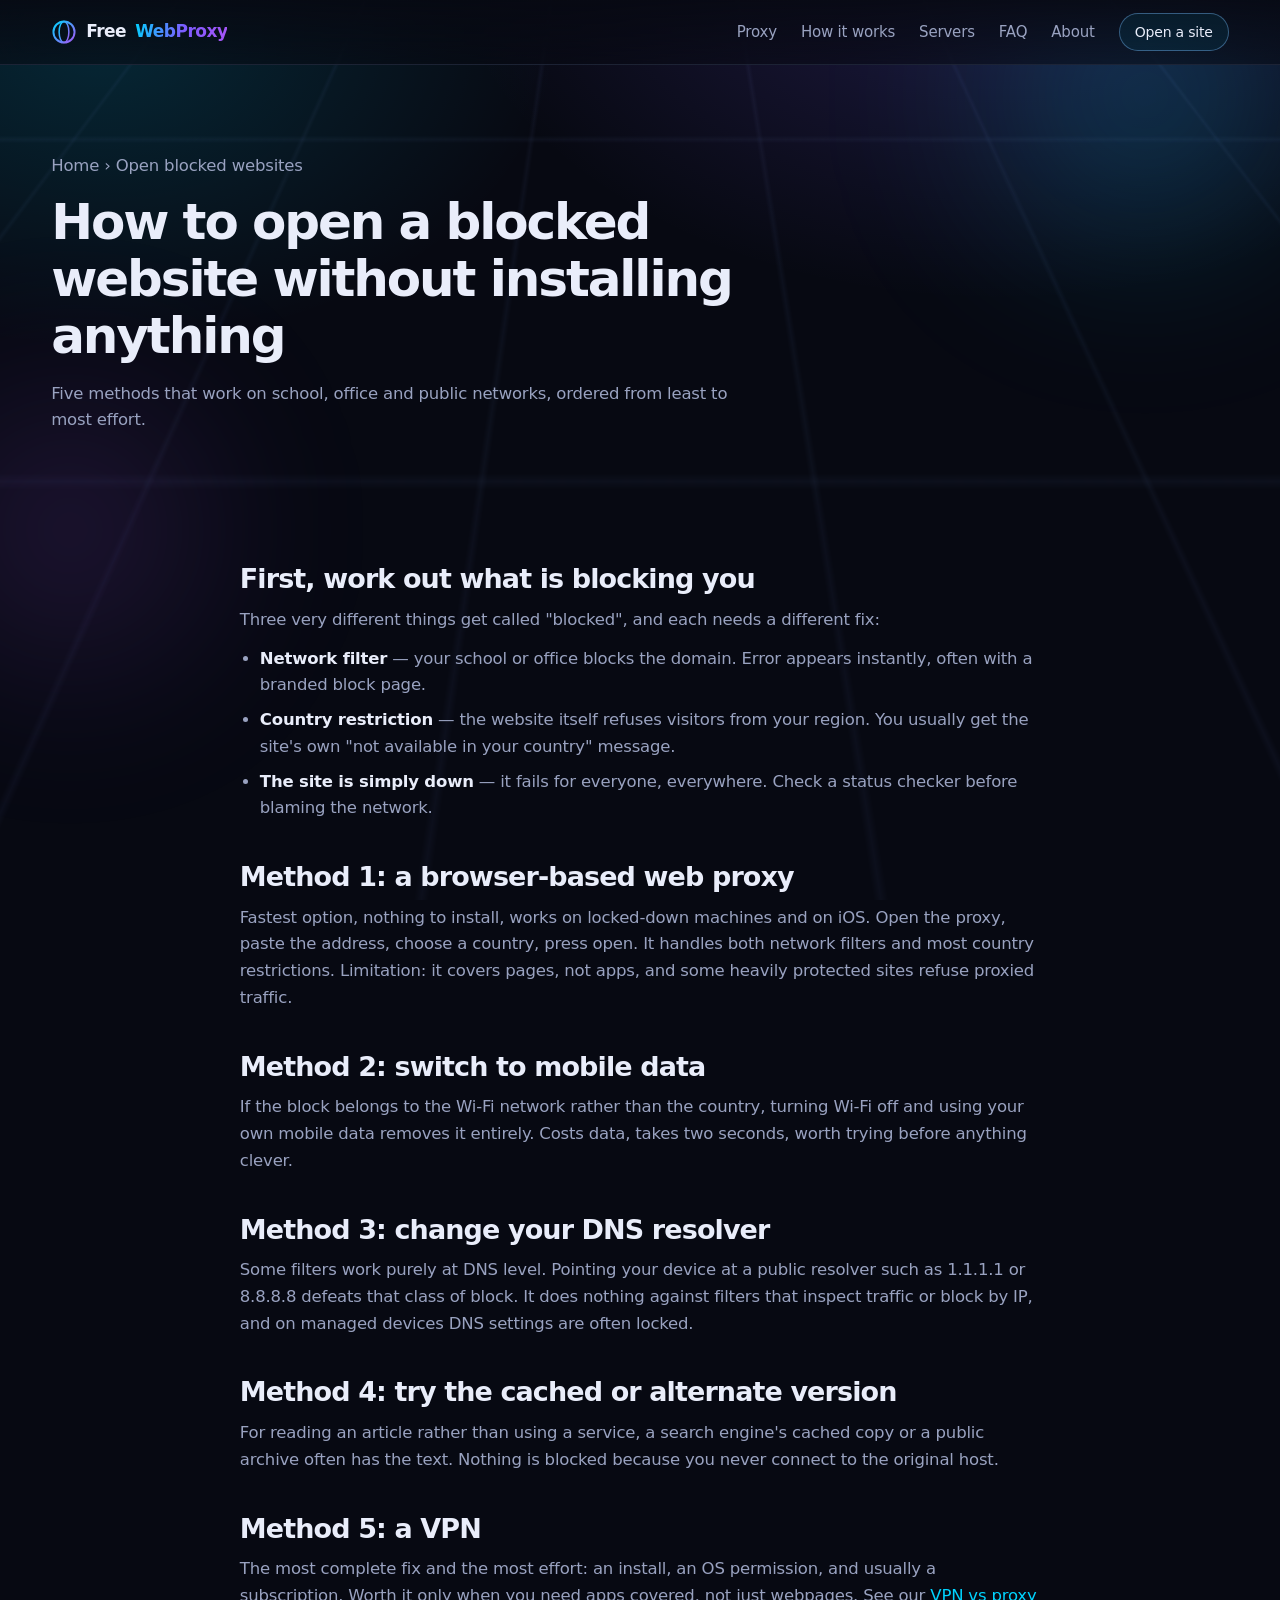
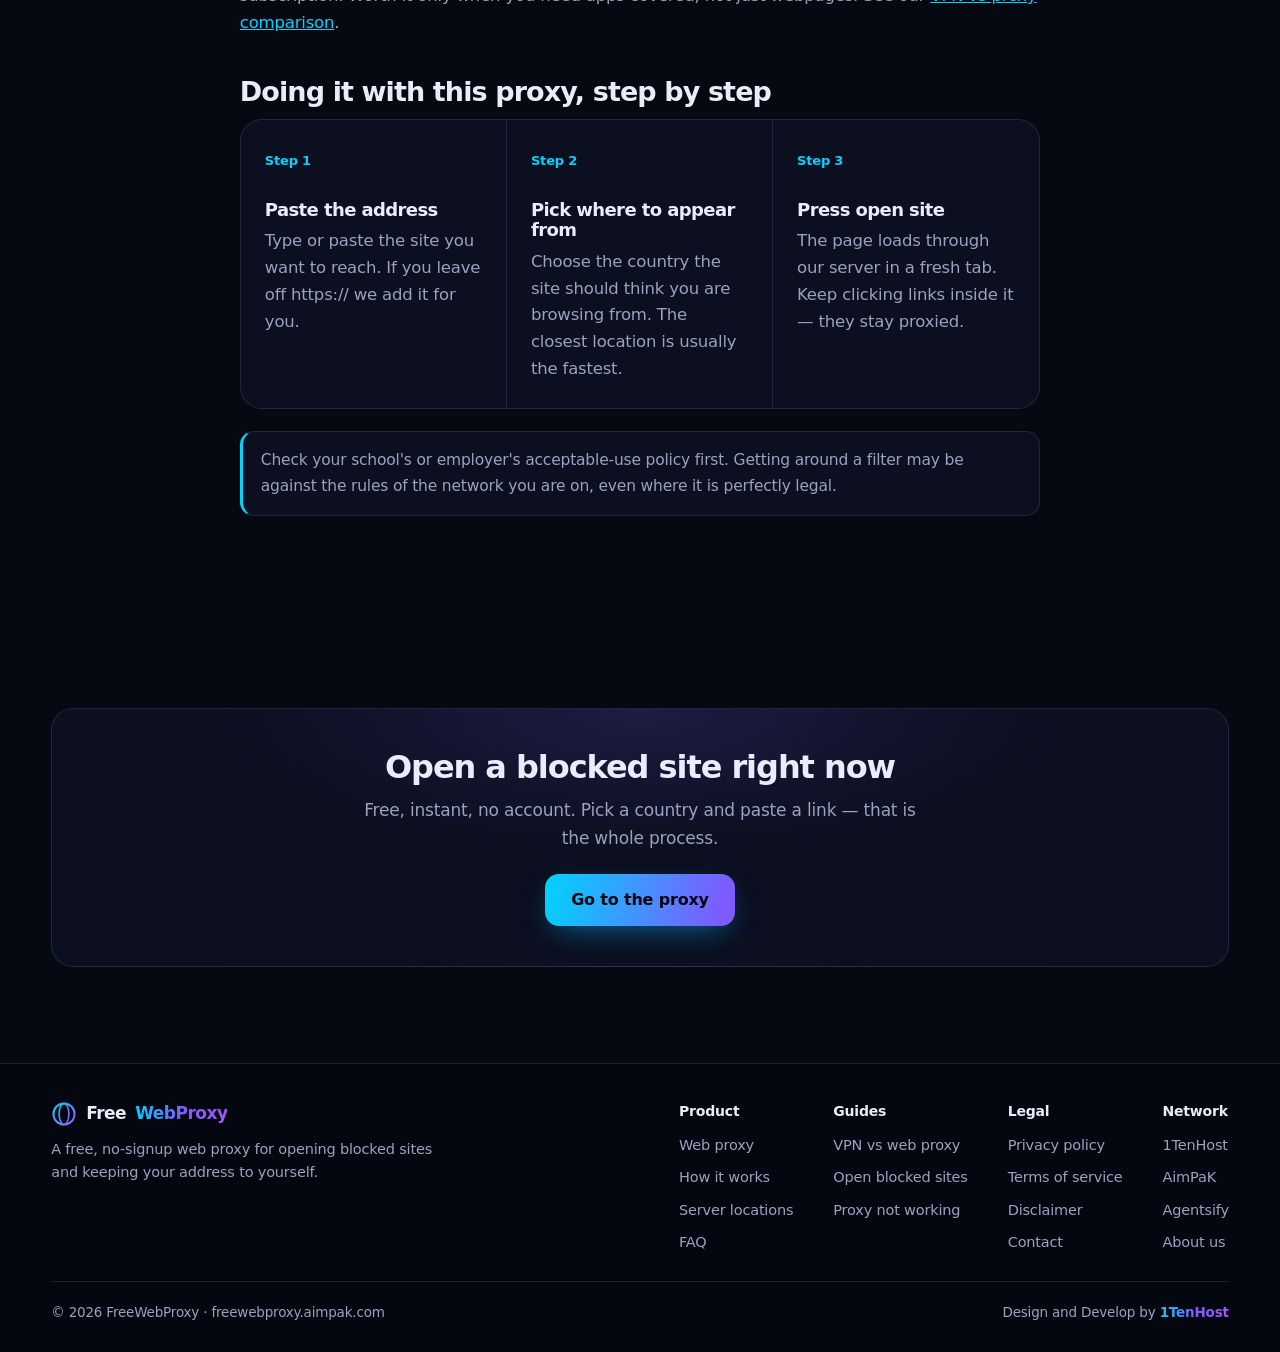
<file: unblock-websites.html>
<!DOCTYPE html>
<html lang="en">
<head>
<meta charset="utf-8">
<meta name="viewport" content="width=device-width,initial-scale=1,viewport-fit=cover">
<title>How to Open Blocked Websites Without Installing Software | FreeWebProxy</title>
<meta name="description" content="Five ways to reach a blocked website from school, office or public Wi-Fi without installing an app: web proxy, mobile data, DNS change, cached copies and VPN.">
<meta name="keywords" content="unblock websites, open blocked sites, bypass school wifi block, access blocked website without vpn, unblock without app">
<meta name="author" content="1TenHost">
<meta name="robots" content="index,follow,max-image-preview:large,max-snippet:-1">
<link rel="canonical" href="https://freewebproxy.aimpak.com/unblock-websites.html">
<meta name="theme-color" content="#070912">
<meta name="color-scheme" content="dark">
<meta name="geo.region" content="PK-SD">
<meta name="geo.placename" content="Karachi, Sindh, Pakistan">
<meta name="geo.position" content="24.8607;67.0011">
<meta name="ICBM" content="24.8607, 67.0011">
<meta name="language" content="English">
<meta name="coverage" content="Worldwide">
<meta property="og:type" content="website">
<meta property="og:site_name" content="FreeWebProxy">
<meta property="og:title" content="How to Open Blocked Websites Without Installing Software | FreeWebProxy">
<meta property="og:description" content="Five ways to reach a blocked website from school, office or public Wi-Fi without installing an app: web proxy, mobile data, DNS change, cached copies and VPN.">
<meta property="og:url" content="https://freewebproxy.aimpak.com/unblock-websites.html">
<meta property="og:locale" content="en_US">
<meta property="og:image" content="https://freewebproxy.aimpak.com/assets/og-cover.png">
<meta property="og:image:width" content="1200">
<meta property="og:image:height" content="630">
<meta name="twitter:card" content="summary_large_image">
<meta name="twitter:title" content="How to Open Blocked Websites Without Installing Software | FreeWebProxy">
<meta name="twitter:description" content="Five ways to reach a blocked website from school, office or public Wi-Fi without installing an app: web proxy, mobile data, DNS change, cached copies and VPN.">
<meta name="twitter:image" content="https://freewebproxy.aimpak.com/assets/og-cover.png">
<link rel="icon" href="assets/favicon.svg" type="image/svg+xml">
<link rel="stylesheet" href="assets/style.css">
<script type="application/ld+json">{"@context":"https://schema.org","@graph":[{"@context":"https://schema.org","@type":"HowTo","name":"How to open a blocked website without installing software","description":"Use a browser-based web proxy to open a site that your network blocks, in three steps.","totalTime":"PT1M","supply":[],"tool":[{"@type":"HowToTool","name":"Any web browser"}],"step":[{"@type":"HowToStep","position":1,"name":"Open the proxy","text":"Go to freewebproxy.aimpak.com in any browser on your phone or computer.","url":"https://freewebproxy.aimpak.com"},{"@type":"HowToStep","position":2,"name":"Paste the address","text":"Type or paste the address of the site you want to reach into the input field.","url":"https://freewebproxy.aimpak.com/#top"},{"@type":"HowToStep","position":3,"name":"Choose a country and open","text":"Pick an exit location from the dropdown and press Open site. The page loads in a new tab through the proxy.","url":"https://freewebproxy.aimpak.com/#top"}]},{"@type":"BreadcrumbList","itemListElement":[{"@type":"ListItem","position":1,"name":"Home","item":"https://freewebproxy.aimpak.com"},{"@type":"ListItem","position":2,"name":"Open blocked websites","item":"https://freewebproxy.aimpak.com/unblock-websites.html"}]}]}</script>
</head>
<body>
<div class="field" aria-hidden="true"><span class="orb a"></span><span class="orb b"></span></div>
<header>
  <div class="bar">
    <a class="brand" href="index.html" aria-label="FreeWebProxy home"><svg viewBox="0 0 32 32" fill="none" aria-hidden="true"><defs><linearGradient id="lg1" x1="0" y1="0" x2="1" y2="1"><stop offset="0" stop-color="#00D4FF"/><stop offset="1" stop-color="#A855F7"/></linearGradient></defs><circle cx="16" cy="16" r="13" stroke="url(#lg1)" stroke-width="2.4"/><ellipse cx="16" cy="16" rx="6" ry="13" stroke="url(#lg1)" stroke-width="1.9"/><path d="M3 16h26" stroke="url(#lg1)" stroke-width="1.9"/></svg>Free<b>WebProxy</b></a>
    <button class="burger" type="button" aria-label="Open menu" aria-expanded="false" aria-controls="nav">
      <svg viewBox="0 0 24 24" fill="none" stroke="currentColor" stroke-width="2" stroke-linecap="round"><path d="M4 7h16M4 12h16M4 17h16"/></svg>
    </button>
    <nav id="nav"><a href="index.html">Proxy</a><a href="how-it-works.html">How it works</a><a href="servers.html">Servers</a><a href="faq.html">FAQ</a><a href="about.html">About</a><a class="pill" href="index.html#top">Open a site</a></nav>
  </div>
</header>
<main id="top">

  <section class="shell page-head">
    <p class="crumb"><a href="index.html">Home</a> &rsaquo; <span>Open blocked websites</span></p>
    <h1>How to open a blocked website without installing anything</h1>
    <p>Five methods that work on school, office and public networks, ordered from least to most effort.</p>
  </section>
  <section class="shell prose">
    <h2>First, work out what is blocking you</h2>
    <p>Three very different things get called "blocked", and each needs a different fix:</p>
    <ul>
      <li><strong>Network filter</strong> — your school or office blocks the domain. Error appears instantly, often with a branded block page.</li>
      <li><strong>Country restriction</strong> — the website itself refuses visitors from your region. You usually get the site's own "not available in your country" message.</li>
      <li><strong>The site is simply down</strong> — it fails for everyone, everywhere. Check a status checker before blaming the network.</li>
    </ul>
    <h2>Method 1: a browser-based web proxy</h2>
    <p>Fastest option, nothing to install, works on locked-down machines and on iOS. Open the proxy, paste the address, choose a country, press open. It handles both network filters and most country restrictions. Limitation: it covers pages, not apps, and some heavily protected sites refuse proxied traffic.</p>
    <h2>Method 2: switch to mobile data</h2>
    <p>If the block belongs to the Wi-Fi network rather than the country, turning Wi-Fi off and using your own mobile data removes it entirely. Costs data, takes two seconds, worth trying before anything clever.</p>
    <h2>Method 3: change your DNS resolver</h2>
    <p>Some filters work purely at DNS level. Pointing your device at a public resolver such as 1.1.1.1 or 8.8.8.8 defeats that class of block. It does nothing against filters that inspect traffic or block by IP, and on managed devices DNS settings are often locked.</p>
    <h2>Method 4: try the cached or alternate version</h2>
    <p>For reading an article rather than using a service, a search engine's cached copy or a public archive often has the text. Nothing is blocked because you never connect to the original host.</p>
    <h2>Method 5: a VPN</h2>
    <p>The most complete fix and the most effort: an install, an OS permission, and usually a subscription. Worth it only when you need apps covered, not just webpages. See our <a href="vpn-vs-proxy.html">VPN vs proxy comparison</a>.</p>
    <h2>Doing it with this proxy, step by step</h2>
    <div class="steps"><div class="step"><em>Step 1</em><h3>Paste the address</h3><p>Type or paste the site you want to reach. If you leave off https:// we add it for you.</p></div><div class="step"><em>Step 2</em><h3>Pick where to appear from</h3><p>Choose the country the site should think you are browsing from. The closest location is usually the fastest.</p></div><div class="step"><em>Step 3</em><h3>Press open site</h3><p>The page loads through our server in a fresh tab. Keep clicking links inside it — they stay proxied.</p></div></div>
    <div class="note"><p>Check your school's or employer's acceptable-use policy first. Getting around a filter may be against the rules of the network you are on, even where it is perfectly legal.</p></div>
  </section>
  <section class="shell"><div class="cta-band">
  <h2>Open a blocked site right now</h2>
  <p>Free, instant, no account. Pick a country and paste a link — that is the whole process.</p>
  <a class="btn" href="index.html#top">Go to the proxy</a>
</div></section>

</main>
<footer>
  <div class="shell">
    <div class="f-top">
      <div>
        <a class="brand" href="index.html" aria-label="FreeWebProxy home"><svg viewBox="0 0 32 32" fill="none" aria-hidden="true"><defs><linearGradient id="lg2" x1="0" y1="0" x2="1" y2="1"><stop offset="0" stop-color="#00D4FF"/><stop offset="1" stop-color="#A855F7"/></linearGradient></defs><circle cx="16" cy="16" r="13" stroke="url(#lg2)" stroke-width="2.4"/><ellipse cx="16" cy="16" rx="6" ry="13" stroke="url(#lg2)" stroke-width="1.9"/><path d="M3 16h26" stroke="url(#lg2)" stroke-width="1.9"/></svg>Free<b>WebProxy</b></a>
        <p>A free, no-signup web proxy for opening blocked sites and keeping your address to yourself.</p>
      </div>
      <div class="f-nav">
        <div class="f-col">
          <strong>Product</strong>
          <a href="index.html">Web proxy</a>
          <a href="how-it-works.html">How it works</a>
          <a href="servers.html">Server locations</a>
          <a href="faq.html">FAQ</a>
        </div>
        <div class="f-col">
          <strong>Guides</strong>
          <a href="vpn-vs-proxy.html">VPN vs web proxy</a>
          <a href="unblock-websites.html">Open blocked sites</a>
          <a href="proxy-not-working.html">Proxy not working</a>
        </div>
        <div class="f-col">
          <strong>Legal</strong>
          <a href="privacy-policy.html">Privacy policy</a>
          <a href="terms-of-service.html">Terms of service</a>
          <a href="disclaimer.html">Disclaimer</a>
          <a href="contact.html">Contact</a>
        </div>
        <div class="f-col">
          <strong>Network</strong>
          <a href="https://1tenhost.com" target="_blank" rel="noopener">1TenHost</a>
          <a href="https://aimpak.com" target="_blank" rel="noopener">AimPaK</a>
          <a href="https://agentsify.co.uk" target="_blank" rel="noopener">Agentsify</a>
          <a href="about.html">About us</a>
        </div>
      </div>
    </div>
    <div class="f-base">
      <span>&copy; <span id="yr">2026</span> FreeWebProxy &middot; freewebproxy.aimpak.com</span>
      <span class="credit">Design and Develop by <a href="https://1tenhost.com" target="_blank" rel="noopener">1TenHost</a></span>
    </div>
  </div>
</footer>
<script src="assets/app.js" defer></script>
</body>
</html>
</file>
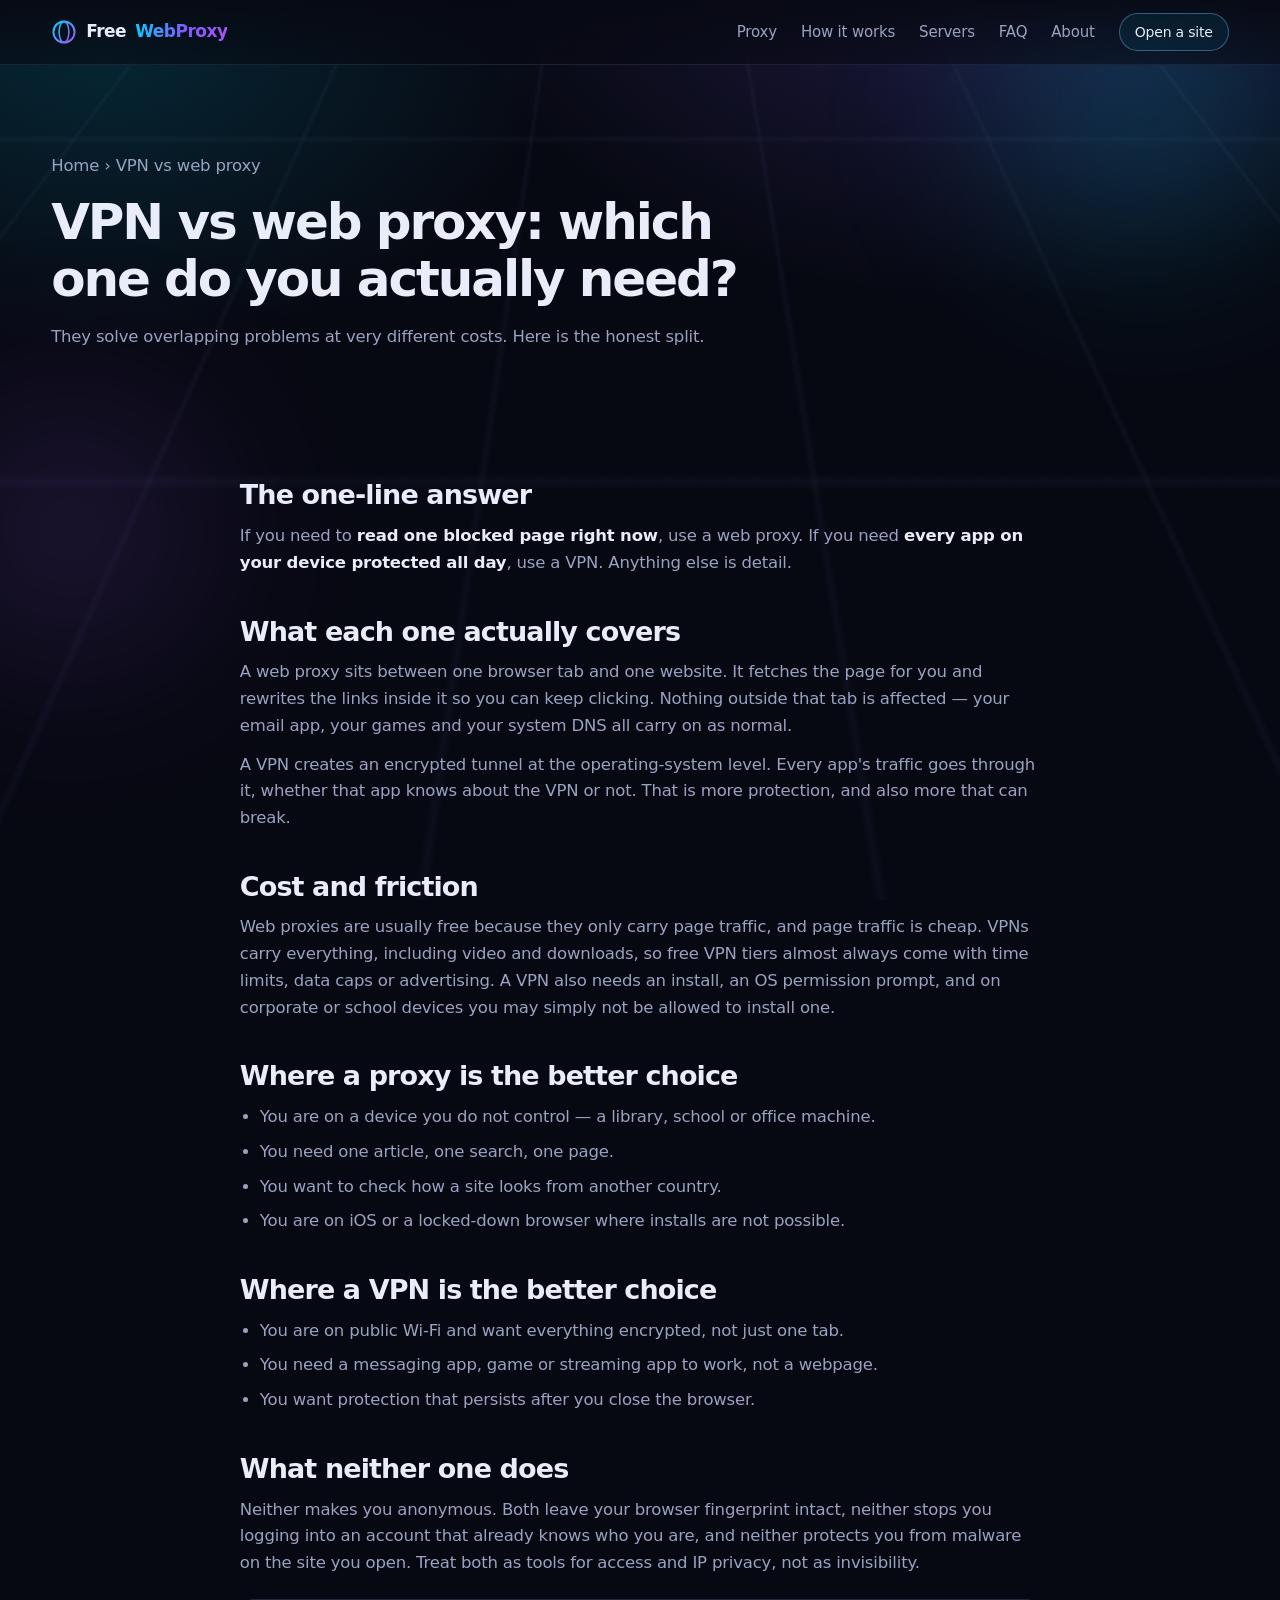
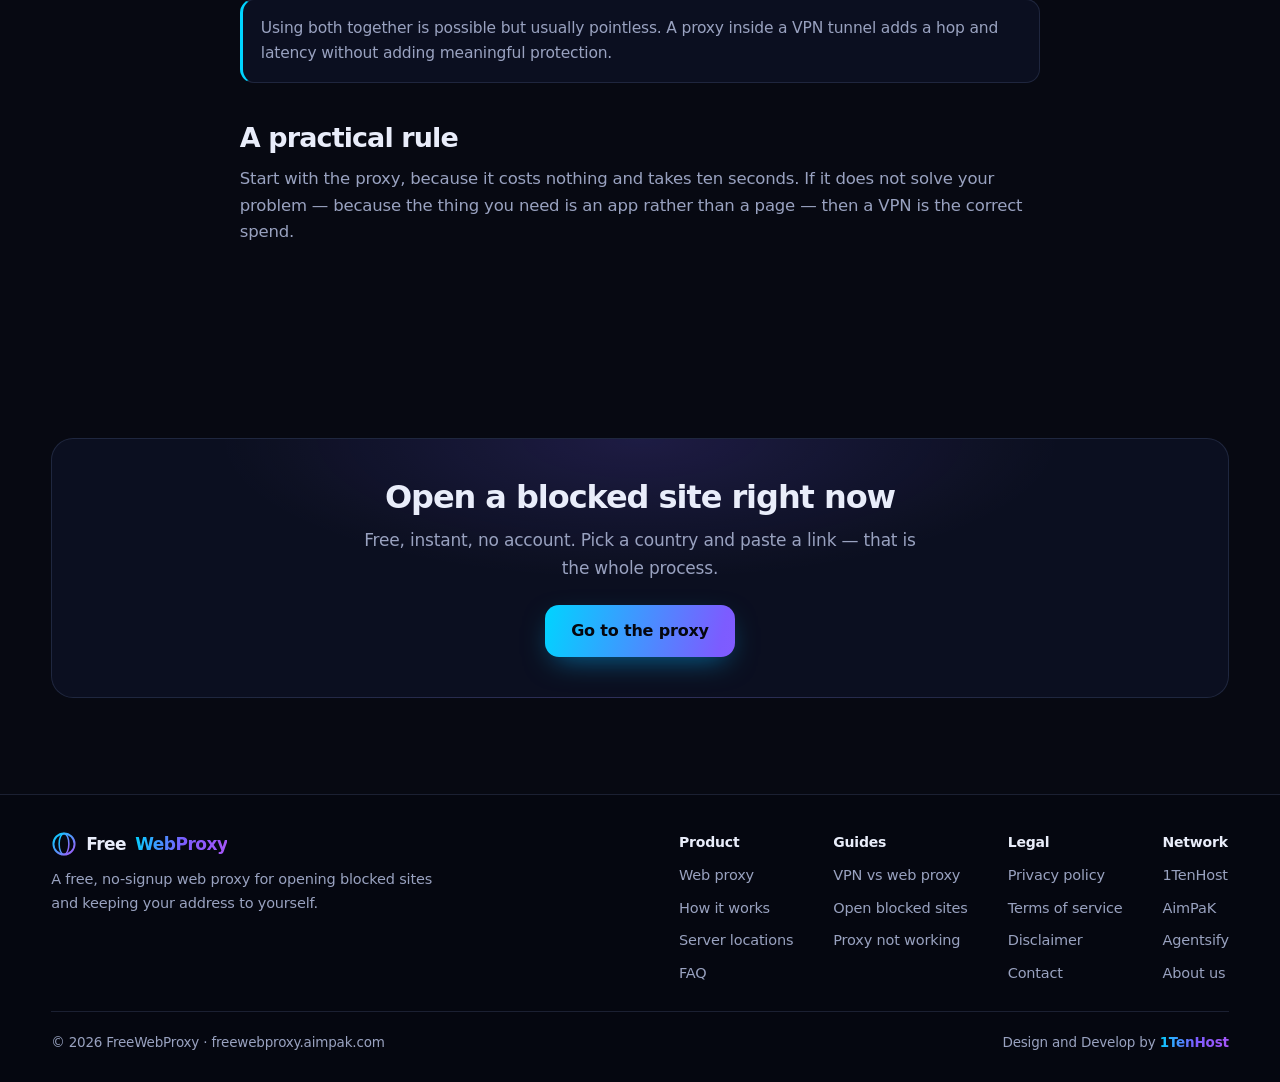
<file: vpn-vs-proxy.html>
<!DOCTYPE html>
<html lang="en">
<head>
<meta charset="utf-8">
<meta name="viewport" content="width=device-width,initial-scale=1,viewport-fit=cover">
<title>VPN vs Web Proxy: Which Do You Need? | FreeWebProxy</title>
<meta name="description" content="A plain comparison of VPNs and web proxies: what each covers, what they cost, where a proxy is the smarter choice, and what neither of them does.">
<meta name="keywords" content="vpn vs proxy, difference between vpn and proxy, web proxy or vpn, proxy vs vpn privacy">
<meta name="author" content="1TenHost">
<meta name="robots" content="index,follow,max-image-preview:large,max-snippet:-1">
<link rel="canonical" href="https://freewebproxy.aimpak.com/vpn-vs-proxy.html">
<meta name="theme-color" content="#070912">
<meta name="color-scheme" content="dark">
<meta name="geo.region" content="PK-SD">
<meta name="geo.placename" content="Karachi, Sindh, Pakistan">
<meta name="geo.position" content="24.8607;67.0011">
<meta name="ICBM" content="24.8607, 67.0011">
<meta name="language" content="English">
<meta name="coverage" content="Worldwide">
<meta property="og:type" content="website">
<meta property="og:site_name" content="FreeWebProxy">
<meta property="og:title" content="VPN vs Web Proxy: Which Do You Need? | FreeWebProxy">
<meta property="og:description" content="A plain comparison of VPNs and web proxies: what each covers, what they cost, where a proxy is the smarter choice, and what neither of them does.">
<meta property="og:url" content="https://freewebproxy.aimpak.com/vpn-vs-proxy.html">
<meta property="og:locale" content="en_US">
<meta property="og:image" content="https://freewebproxy.aimpak.com/assets/og-cover.png">
<meta property="og:image:width" content="1200">
<meta property="og:image:height" content="630">
<meta name="twitter:card" content="summary_large_image">
<meta name="twitter:title" content="VPN vs Web Proxy: Which Do You Need? | FreeWebProxy">
<meta name="twitter:description" content="A plain comparison of VPNs and web proxies: what each covers, what they cost, where a proxy is the smarter choice, and what neither of them does.">
<meta name="twitter:image" content="https://freewebproxy.aimpak.com/assets/og-cover.png">
<link rel="icon" href="assets/favicon.svg" type="image/svg+xml">
<link rel="stylesheet" href="assets/style.css">
<script type="application/ld+json">{"@context":"https://schema.org","@graph":[{"@type":"Article","headline":"VPN vs Web Proxy: Which Do You Need?","description":"Comparison of VPNs and web proxies, their coverage, cost and limits.","inLanguage":"en","mainEntityOfPage":{"@type":"WebPage","@id":"https://freewebproxy.aimpak.com/vpn-vs-proxy.html"},"datePublished":"2026-09-17","dateModified":"2026-09-17","author":{"@type":"Organization","name":"1TenHost","url":"https://1tenhost.com"},"publisher":{"@type":"Organization","name":"FreeWebProxy","url":"https://freewebproxy.aimpak.com"}},{"@type":"BreadcrumbList","itemListElement":[{"@type":"ListItem","position":1,"name":"Home","item":"https://freewebproxy.aimpak.com"},{"@type":"ListItem","position":2,"name":"VPN vs Web Proxy: Which Do You Need?","item":"https://freewebproxy.aimpak.com/vpn-vs-proxy.html"}]}]}</script>
</head>
<body>
<div class="field" aria-hidden="true"><span class="orb a"></span><span class="orb b"></span></div>
<header>
  <div class="bar">
    <a class="brand" href="index.html" aria-label="FreeWebProxy home"><svg viewBox="0 0 32 32" fill="none" aria-hidden="true"><defs><linearGradient id="lg1" x1="0" y1="0" x2="1" y2="1"><stop offset="0" stop-color="#00D4FF"/><stop offset="1" stop-color="#A855F7"/></linearGradient></defs><circle cx="16" cy="16" r="13" stroke="url(#lg1)" stroke-width="2.4"/><ellipse cx="16" cy="16" rx="6" ry="13" stroke="url(#lg1)" stroke-width="1.9"/><path d="M3 16h26" stroke="url(#lg1)" stroke-width="1.9"/></svg>Free<b>WebProxy</b></a>
    <button class="burger" type="button" aria-label="Open menu" aria-expanded="false" aria-controls="nav">
      <svg viewBox="0 0 24 24" fill="none" stroke="currentColor" stroke-width="2" stroke-linecap="round"><path d="M4 7h16M4 12h16M4 17h16"/></svg>
    </button>
    <nav id="nav"><a href="index.html">Proxy</a><a href="how-it-works.html">How it works</a><a href="servers.html">Servers</a><a href="faq.html">FAQ</a><a href="about.html">About</a><a class="pill" href="index.html#top">Open a site</a></nav>
  </div>
</header>
<main id="top">

  <section class="shell page-head">
    <p class="crumb"><a href="index.html">Home</a> &rsaquo; <span>VPN vs web proxy</span></p>
    <h1>VPN vs web proxy: which one do you actually need?</h1>
    <p>They solve overlapping problems at very different costs. Here is the honest split.</p>
  </section>
  <section class="shell prose">
    <h2>The one-line answer</h2>
    <p>If you need to <strong>read one blocked page right now</strong>, use a web proxy. If you need <strong>every app on your device protected all day</strong>, use a VPN. Anything else is detail.</p>
    <h2>What each one actually covers</h2>
    <p>A web proxy sits between one browser tab and one website. It fetches the page for you and rewrites the links inside it so you can keep clicking. Nothing outside that tab is affected — your email app, your games and your system DNS all carry on as normal.</p>
    <p>A VPN creates an encrypted tunnel at the operating-system level. Every app's traffic goes through it, whether that app knows about the VPN or not. That is more protection, and also more that can break.</p>
    <h2>Cost and friction</h2>
    <p>Web proxies are usually free because they only carry page traffic, and page traffic is cheap. VPNs carry everything, including video and downloads, so free VPN tiers almost always come with time limits, data caps or advertising. A VPN also needs an install, an OS permission prompt, and on corporate or school devices you may simply not be allowed to install one.</p>
    <h2>Where a proxy is the better choice</h2>
    <ul>
      <li>You are on a device you do not control — a library, school or office machine.</li>
      <li>You need one article, one search, one page.</li>
      <li>You want to check how a site looks from another country.</li>
      <li>You are on iOS or a locked-down browser where installs are not possible.</li>
    </ul>
    <h2>Where a VPN is the better choice</h2>
    <ul>
      <li>You are on public Wi-Fi and want everything encrypted, not just one tab.</li>
      <li>You need a messaging app, game or streaming app to work, not a webpage.</li>
      <li>You want protection that persists after you close the browser.</li>
    </ul>
    <h2>What neither one does</h2>
    <p>Neither makes you anonymous. Both leave your browser fingerprint intact, neither stops you logging into an account that already knows who you are, and neither protects you from malware on the site you open. Treat both as tools for access and IP privacy, not as invisibility.</p>
    <div class="note"><p>Using both together is possible but usually pointless. A proxy inside a VPN tunnel adds a hop and latency without adding meaningful protection.</p></div>
    <h2>A practical rule</h2>
    <p>Start with the proxy, because it costs nothing and takes ten seconds. If it does not solve your problem — because the thing you need is an app rather than a page — then a VPN is the correct spend.</p>
  </section>
  <section class="shell"><div class="cta-band">
  <h2>Open a blocked site right now</h2>
  <p>Free, instant, no account. Pick a country and paste a link — that is the whole process.</p>
  <a class="btn" href="index.html#top">Go to the proxy</a>
</div></section>

</main>
<footer>
  <div class="shell">
    <div class="f-top">
      <div>
        <a class="brand" href="index.html" aria-label="FreeWebProxy home"><svg viewBox="0 0 32 32" fill="none" aria-hidden="true"><defs><linearGradient id="lg2" x1="0" y1="0" x2="1" y2="1"><stop offset="0" stop-color="#00D4FF"/><stop offset="1" stop-color="#A855F7"/></linearGradient></defs><circle cx="16" cy="16" r="13" stroke="url(#lg2)" stroke-width="2.4"/><ellipse cx="16" cy="16" rx="6" ry="13" stroke="url(#lg2)" stroke-width="1.9"/><path d="M3 16h26" stroke="url(#lg2)" stroke-width="1.9"/></svg>Free<b>WebProxy</b></a>
        <p>A free, no-signup web proxy for opening blocked sites and keeping your address to yourself.</p>
      </div>
      <div class="f-nav">
        <div class="f-col">
          <strong>Product</strong>
          <a href="index.html">Web proxy</a>
          <a href="how-it-works.html">How it works</a>
          <a href="servers.html">Server locations</a>
          <a href="faq.html">FAQ</a>
        </div>
        <div class="f-col">
          <strong>Guides</strong>
          <a href="vpn-vs-proxy.html">VPN vs web proxy</a>
          <a href="unblock-websites.html">Open blocked sites</a>
          <a href="proxy-not-working.html">Proxy not working</a>
        </div>
        <div class="f-col">
          <strong>Legal</strong>
          <a href="privacy-policy.html">Privacy policy</a>
          <a href="terms-of-service.html">Terms of service</a>
          <a href="disclaimer.html">Disclaimer</a>
          <a href="contact.html">Contact</a>
        </div>
        <div class="f-col">
          <strong>Network</strong>
          <a href="https://1tenhost.com" target="_blank" rel="noopener">1TenHost</a>
          <a href="https://aimpak.com" target="_blank" rel="noopener">AimPaK</a>
          <a href="https://agentsify.co.uk" target="_blank" rel="noopener">Agentsify</a>
          <a href="about.html">About us</a>
        </div>
      </div>
    </div>
    <div class="f-base">
      <span>&copy; <span id="yr">2026</span> FreeWebProxy &middot; freewebproxy.aimpak.com</span>
      <span class="credit">Design and Develop by <a href="https://1tenhost.com" target="_blank" rel="noopener">1TenHost</a></span>
    </div>
  </div>
</footer>
<script src="assets/app.js" defer></script>
</body>
</html>
</file>
<file: assets/style.css>
/* FreeWebProxy — shared stylesheet | Design and Develop by 1TenHost */
:root{
  --ink:#070912;--glass:rgba(20,26,48,.55);--glass-2:rgba(14,19,38,.72);
  --line:rgba(140,160,220,.16);--line-hot:rgba(120,190,255,.40);
  --txt:#E9EDFA;--txt-2:#99A2C0;
  --blue-hot:#00D4FF;--violet:#7C5CFF;--purple:#A855F7;--ok:#3DDC97;
  --grad:linear-gradient(103deg,var(--blue-hot),var(--violet) 52%,var(--purple));
  --r-lg:22px;--r-md:14px;--shell:min(1180px,92vw);
}
*,*::before,*::after{box-sizing:border-box}
html{-webkit-text-size-adjust:100%;scroll-behavior:smooth}
body{margin:0;background:var(--ink);color:var(--txt);font-size:17px;line-height:1.62;letter-spacing:-.011em;
  font-family:Inter,"Segoe UI",Roboto,system-ui,-apple-system,"Helvetica Neue",Arial,sans-serif;
  -webkit-font-smoothing:antialiased;overflow-x:hidden}
h1,h2,h3{line-height:1.14;letter-spacing:-.033em;margin:0;font-weight:700}
p{margin:0}a{color:inherit}img,svg{max-width:100%;display:block}
::selection{background:rgba(124,92,255,.45)}
:focus-visible{outline:2px solid var(--blue-hot);outline-offset:3px;border-radius:6px}
.shell{width:var(--shell);margin-inline:auto}
section{padding-block:clamp(48px,7.5vw,100px)}

/* background */
.field{position:fixed;inset:0;z-index:-1;pointer-events:none;overflow:hidden;background:
  radial-gradient(900px 600px at 78% -8%,rgba(124,92,255,.22),transparent 62%),
  radial-gradient(760px 520px at 8% 4%,rgba(0,212,255,.15),transparent 60%),var(--ink)}
.field::before{content:"";position:absolute;inset:-25%;
  background-image:linear-gradient(rgba(130,170,255,.055) 1px,transparent 1px),
                   linear-gradient(90deg,rgba(130,170,255,.055) 1px,transparent 1px);
  background-size:62px 62px;transform:translate3d(0,0,0) perspective(620px) rotateX(58deg) scale(1.9);
  transform-origin:50% 0;mask-image:linear-gradient(180deg,#000 2%,transparent 62%);
  -webkit-mask-image:linear-gradient(180deg,#000 2%,transparent 62%);animation:drift 22s linear infinite;will-change:transform}
@keyframes drift{to{background-position:0 62px,62px 0}}
.orb{position:absolute;border-radius:50%;filter:blur(90px);opacity:.5;will-change:transform}
.orb.a{width:min(430px,70vw);height:min(430px,70vw);top:-120px;right:-80px;background:radial-gradient(circle,rgba(0,212,255,.55),transparent 68%);animation:float1 17s ease-in-out infinite}
.orb.b{width:min(380px,65vw);height:min(380px,65vw);top:340px;left:-120px;background:radial-gradient(circle,rgba(168,85,247,.5),transparent 68%);animation:float2 21s ease-in-out infinite}
@keyframes float1{50%{transform:translate3d(-42px,56px,0) scale(1.1)}}
@keyframes float2{50%{transform:translate3d(48px,-40px,0) scale(1.08)}}

/* header */
header{position:sticky;top:0;z-index:40;backdrop-filter:blur(18px);-webkit-backdrop-filter:blur(18px);
  background:linear-gradient(180deg,rgba(7,9,18,.9),rgba(7,9,18,.55));border-bottom:1px solid var(--line)}
.bar{width:var(--shell);margin-inline:auto;display:flex;align-items:center;justify-content:space-between;height:64px;gap:14px}
.brand{display:flex;align-items:center;gap:9px;text-decoration:none;font-weight:700;font-size:17px;letter-spacing:-.03em;flex:none}
.brand svg{width:26px;height:26px;flex:none}
.brand b{font-weight:800;background:var(--grad);-webkit-background-clip:text;background-clip:text;color:transparent}
nav{display:flex;align-items:center;gap:24px}
nav a{text-decoration:none;color:var(--txt-2);font-size:15px;font-weight:500;transition:color .18s ease;white-space:nowrap}
nav a:hover,nav a[aria-current="page"]{color:var(--txt)}
.pill{border:1px solid var(--line-hot);border-radius:999px;padding:7px 15px;color:var(--txt)!important;font-size:14px;
  background:rgba(0,212,255,.07);transition:box-shadow .2s ease,transform .2s ease}
.pill:hover{box-shadow:0 0 22px rgba(0,212,255,.3);transform:translate3d(0,-1px,0)}
.burger{display:none;width:42px;height:38px;border:1px solid var(--line);border-radius:10px;background:rgba(255,255,255,.04);
  cursor:pointer;padding:0;place-items:center}
.burger svg{width:19px;height:19px;color:var(--txt)}
@media(max-width:860px){
  .burger{display:grid}
  nav{position:absolute;top:64px;left:0;right:0;flex-direction:column;align-items:stretch;gap:0;
    background:rgba(8,11,23,.97);backdrop-filter:blur(20px);border-bottom:1px solid var(--line);
    max-height:0;overflow:hidden;transition:max-height .3s ease}
  nav.open{max-height:340px}
  nav a{padding:14px 4vw;border-bottom:1px solid var(--line);font-size:16px}
  nav .pill{border-radius:0;border-left:0;border-right:0;border-top:0;background:rgba(0,212,255,.08);text-align:center}
}

/* hero */
.hero{padding-top:clamp(40px,6vw,82px);padding-bottom:clamp(34px,4.5vw,60px);text-align:center}
.status-chip{display:inline-flex;align-items:center;gap:9px;border:1px solid var(--line);background:var(--glass);
  border-radius:999px;padding:6px 15px 6px 11px;font-size:13px;color:var(--txt-2);margin-bottom:22px}
.dot{width:7px;height:7px;border-radius:50%;background:var(--ok);animation:pulse 2.4s ease-out infinite}
@keyframes pulse{0%{box-shadow:0 0 0 0 rgba(61,220,151,.55)}70%{box-shadow:0 0 0 9px rgba(61,220,151,0)}100%{box-shadow:0 0 0 0 rgba(61,220,151,0)}}
h1{font-size:clamp(30px,6.2vw,64px);font-weight:800;letter-spacing:-.042em;max-width:17ch;margin-inline:auto}
.type-line{display:block;min-height:1.2em;background:var(--grad);-webkit-background-clip:text;background-clip:text;color:transparent}
.caret{display:inline-block;width:.055em;height:.8em;vertical-align:-.05em;margin-left:.05em;border-radius:2px;
  background:var(--blue-hot);box-shadow:0 0 12px var(--blue-hot),0 0 26px rgba(0,212,255,.55);animation:blink 1.05s steps(1) infinite}
@keyframes blink{50%{opacity:0}}
.lede{margin:20px auto 0;max-width:60ch;color:var(--txt-2);font-size:clamp(15.5px,2vw,18.5px)}

/* console */
.console{position:relative;margin:34px auto 0;max-width:840px;text-align:left;border-radius:var(--r-lg);
  border:1px solid var(--line);background:var(--glass);backdrop-filter:blur(22px);-webkit-backdrop-filter:blur(22px);
  padding:clamp(16px,3vw,26px);box-shadow:0 30px 80px -30px rgba(0,0,0,.9),inset 0 1px 0 rgba(255,255,255,.055)}
.console::before{content:"";position:absolute;inset:-1px;border-radius:inherit;padding:1px;pointer-events:none;
  background:linear-gradient(140deg,rgba(0,212,255,.55),transparent 38%,transparent 62%,rgba(168,85,247,.5));
  -webkit-mask:linear-gradient(#000 0 0) content-box,linear-gradient(#000 0 0);-webkit-mask-composite:xor;mask-composite:exclude}
.row{display:flex;gap:12px;flex-wrap:wrap}
.url-wrap{position:relative;flex:1 1 320px;display:flex;align-items:center;gap:11px;border:1px solid var(--line);
  border-radius:var(--r-md);background:rgba(6,9,20,.7);padding:0 14px;height:56px;transition:border-color .22s ease,box-shadow .22s ease}
.url-wrap:focus-within{border-color:var(--line-hot);box-shadow:0 0 0 4px rgba(0,212,255,.10),0 0 34px -6px rgba(0,212,255,.55)}
.url-wrap>svg{width:19px;height:19px;flex:none;color:var(--txt-2)}
#url{flex:1;min-width:0;background:none;border:0;outline:0;color:var(--txt);font:inherit;font-size:16px;height:100%}
#url::placeholder{color:#5D6688}
.sel-wrap{position:relative;flex:0 0 auto}
select{appearance:none;-webkit-appearance:none;height:56px;padding:0 42px 0 16px;border-radius:var(--r-md);width:100%;
  border:1px solid var(--line);background:rgba(6,9,20,.7);color:var(--txt);font:inherit;font-size:15.5px;cursor:pointer;transition:border-color .2s ease}
select:hover{border-color:var(--line-hot)}
option{background:#0B0F1E;color:var(--txt)}
.sel-wrap::after{content:"";position:absolute;right:16px;top:50%;width:8px;height:8px;pointer-events:none;
  border-right:2px solid var(--txt-2);border-bottom:2px solid var(--txt-2);transform:translateY(-70%) rotate(45deg)}
.go{position:relative;flex:0 0 auto;height:56px;padding:0 28px;border:0;border-radius:var(--r-md);cursor:pointer;
  font:inherit;font-weight:650;font-size:16px;color:#05070F;background:var(--grad);background-size:180% 100%;
  display:inline-flex;align-items:center;justify-content:center;gap:10px;
  transition:transform .18s cubic-bezier(.2,.8,.3,1),box-shadow .25s ease,background-position .5s ease;
  box-shadow:0 10px 30px -10px rgba(0,180,255,.65);will-change:transform}
.go:hover{transform:translate3d(0,-2px,0);background-position:100% 0;box-shadow:0 16px 42px -12px rgba(124,92,255,.85)}
.go:active{transform:scale(.985)}
.go svg{width:18px;height:18px}
.go[data-busy="1"]{pointer-events:none;opacity:.7}
@media(max-width:680px){.url-wrap,.sel-wrap,.go{flex:1 1 100%;width:100%}}

.qk{margin-top:16px}
.qk+.qk{margin-top:12px}
.qk-label{display:block;color:var(--txt-2);font-size:13.5px;margin-bottom:8px}
.chips{display:flex;gap:8px;flex-wrap:wrap}
.chip{display:inline-flex;align-items:center;gap:7px;border:1px solid var(--line);background:rgba(255,255,255,.035);
  border-radius:999px;padding:8px 14px;font:inherit;font-size:14px;color:var(--txt-2);cursor:pointer;
  transition:color .18s ease,border-color .18s ease,transform .18s ease,background .18s ease}
.chip:hover{color:var(--txt);border-color:var(--line-hot);background:rgba(0,212,255,.08);transform:translate3d(0,-1px,0)}
.chip svg{width:15px;height:15px;flex:none}
.chip.own{border-color:rgba(168,85,247,.32);background:rgba(168,85,247,.08)}
.chip.own:hover{border-color:var(--purple);background:rgba(168,85,247,.16)}
@media(max-width:520px){.chip{font-size:13.5px;padding:8px 12px}}

.status{display:none;margin-top:16px;border-radius:var(--r-md);border:1px solid var(--line);background:rgba(6,9,20,.62);
  padding:13px 15px;font-size:14px;color:var(--txt-2);font-family:ui-monospace,SFMono-Regular,Menlo,Consolas,monospace;word-break:break-all}
.status.on{display:block;animation:rise .3s ease both}
.status b{color:var(--blue-hot);font-weight:600}
.status.err{border-color:rgba(255,120,140,.4);color:#FFB3C0}
@keyframes rise{from{opacity:0;transform:translate3d(0,7px,0)}}

.assure{display:flex;gap:20px;flex-wrap:wrap;justify-content:center;margin-top:24px;color:var(--txt-2);font-size:14px}
.assure i{display:inline-flex;align-items:center;gap:8px;font-style:normal}
.assure svg{width:16px;height:16px;color:var(--ok)}

/* sections */
.eyeline{display:flex;align-items:baseline;gap:14px;flex-wrap:wrap;margin-bottom:30px}
.eyeline h2{font-size:clamp(26px,4.2vw,40px)}
.eyeline span{color:var(--txt-2);font-size:14.5px}
.grid{display:grid;gap:14px;grid-template-columns:repeat(auto-fit,minmax(250px,1fr))}
.card{border:1px solid var(--line);border-radius:var(--r-lg);background:var(--glass-2);padding:24px 22px;
  backdrop-filter:blur(10px);-webkit-backdrop-filter:blur(10px);transition:border-color .25s ease,transform .25s ease}
.card:hover{border-color:var(--line-hot);transform:translate3d(0,-3px,0)}
.card h3{font-size:18.5px;margin-bottom:9px}
.card p{color:var(--txt-2);font-size:15.5px}
.ico{width:40px;height:40px;border-radius:11px;display:grid;place-items:center;margin-bottom:15px;
  background:linear-gradient(140deg,rgba(0,212,255,.17),rgba(168,85,247,.17));border:1px solid var(--line)}
.ico svg{width:20px;height:20px;color:var(--blue-hot)}

.steps{display:grid;grid-template-columns:repeat(auto-fit,minmax(240px,1fr));border:1px solid var(--line);
  border-radius:var(--r-lg);overflow:hidden;background:var(--glass-2)}
.step{padding:26px 24px;border-right:1px solid var(--line)}
.step:last-child{border-right:0}
@media(max-width:780px){.step{border-right:0;border-bottom:1px solid var(--line)}.step:last-child{border-bottom:0}}
.step em{font-style:normal;font-size:13px;color:var(--blue-hot);font-weight:600}
.step h3{font-size:18px;margin:9px 0 8px}
.step p{color:var(--txt-2);font-size:15.5px}

.servers{display:grid;gap:12px;grid-template-columns:repeat(auto-fit,minmax(230px,1fr))}
.srv{display:flex;align-items:center;gap:13px;border:1px solid var(--line);border-radius:var(--r-md);
  background:var(--glass-2);padding:15px 17px;transition:border-color .22s ease}
.srv:hover{border-color:var(--line-hot)}
.flag{font-size:23px;line-height:1}
.srv strong{display:block;font-size:15.5px;font-weight:600}
.srv small{color:var(--txt-2);font-size:13.5px}
.ping{margin-left:auto;font-size:13px;color:var(--ok);font-family:ui-monospace,Menlo,Consolas,monospace}

.faq{display:grid;gap:10px;max-width:860px}
details{border:1px solid var(--line);border-radius:var(--r-md);background:var(--glass-2);overflow:hidden}
details[open]{border-color:var(--line-hot)}
summary{cursor:pointer;list-style:none;padding:18px 20px;font-weight:600;font-size:16.5px;display:flex;
  align-items:center;justify-content:space-between;gap:14px;transition:color .18s ease}
summary::-webkit-details-marker{display:none}
summary:hover{color:var(--blue-hot)}
summary::after{content:"";flex:none;width:9px;height:9px;border-right:2px solid currentColor;border-bottom:2px solid currentColor;
  transform:rotate(45deg) translate(-2px,-2px);transition:transform .25s ease}
details[open] summary::after{transform:rotate(225deg) translate(-2px,-2px)}
details p{padding:0 20px 20px;color:var(--txt-2);font-size:15.5px;max-width:74ch}

/* inner pages */
.page-head{padding-top:clamp(38px,6vw,72px);padding-bottom:clamp(20px,3vw,34px)}
.crumb{color:var(--txt-2);font-size:14px;margin-bottom:14px}
.crumb a{text-decoration:none}.crumb a:hover{color:var(--blue-hot)}
.page-head h1{font-size:clamp(28px,5.4vw,50px);max-width:20ch;margin-inline:0;text-align:left}
.page-head p{margin-top:16px;color:var(--txt-2);max-width:66ch;font-size:16.5px}
.prose{max-width:74ch;padding-bottom:clamp(50px,8vw,96px)}
.prose h2{font-size:clamp(21px,3vw,27px);margin:40px 0 12px}
.prose h2:first-child{margin-top:0}
.prose h3{font-size:18px;margin:26px 0 8px}
.prose p,.prose li{color:var(--txt-2);font-size:16.5px}
.prose p+p{margin-top:12px}
.prose ul{margin:12px 0 0;padding-left:20px}
.prose li{margin-bottom:8px}
.prose strong{color:var(--txt);font-weight:600}
.prose a{color:var(--blue-hot)}
.note{border:1px solid var(--line);border-left:3px solid var(--blue-hot);border-radius:var(--r-md);
  background:var(--glass-2);padding:16px 18px;margin-top:22px}
.note p{color:var(--txt-2);font-size:15.5px}
.updated{display:inline-block;border:1px solid var(--line);border-radius:999px;padding:5px 13px;font-size:13px;color:var(--txt-2)}

.cta-band{border:1px solid var(--line);border-radius:var(--r-lg);background:var(--glass-2);padding:clamp(24px,4vw,40px);
  text-align:center;background-image:radial-gradient(600px 200px at 50% 0,rgba(124,92,255,.16),transparent 70%)}
.cta-band h2{font-size:clamp(22px,3.4vw,32px)}
.cta-band p{color:var(--txt-2);margin:12px auto 22px;max-width:52ch}
.btn{display:inline-flex;align-items:center;gap:9px;height:52px;padding:0 26px;border-radius:var(--r-md);
  text-decoration:none;font-weight:650;font-size:16px;color:#05070F;background:var(--grad);background-size:180% 100%;
  transition:transform .18s ease,box-shadow .25s ease,background-position .5s ease;box-shadow:0 10px 30px -10px rgba(0,180,255,.6)}
.btn:hover{transform:translate3d(0,-2px,0);background-position:100% 0}

/* footer */
footer{border-top:1px solid var(--line);background:rgba(5,7,15,.6);padding-block:36px 28px}
.f-top{display:flex;justify-content:space-between;gap:26px;flex-wrap:wrap;align-items:flex-start}
.f-top>div:first-child{max-width:38ch}
.f-top p{color:var(--txt-2);font-size:14.5px;margin-top:10px}
.f-nav{display:flex;gap:40px;flex-wrap:wrap}
.f-col{display:flex;flex-direction:column;gap:9px}
.f-col strong{font-size:14px;font-weight:600;margin-bottom:2px}
.f-col a{text-decoration:none;color:var(--txt-2);font-size:14.5px;transition:color .18s ease}
.f-col a:hover{color:var(--blue-hot)}
.f-base{margin-top:26px;padding-top:20px;border-top:1px solid var(--line);display:flex;justify-content:space-between;
  gap:12px;flex-wrap:wrap;align-items:center;color:var(--txt-2);font-size:13.5px}
.credit a{text-decoration:none;font-weight:600;background:var(--grad);-webkit-background-clip:text;background-clip:text;
  color:transparent;transition:opacity .2s ease}
.credit a:hover{opacity:.78}

@media(prefers-reduced-motion:reduce){
  *,*::before,*::after{animation-duration:.001ms!important;animation-iteration-count:1!important;transition-duration:.001ms!important}
  html{scroll-behavior:auto}
}

/* ── stats strip ───────────────────────────────────── */
.stats{display:grid;grid-template-columns:repeat(4,1fr);gap:1px;margin-top:30px;border:1px solid var(--line);
  border-radius:var(--r-lg);overflow:hidden;background:var(--line)}
.stats div{background:rgba(10,14,28,.82);padding:18px 10px;text-align:center}
.stats b{display:block;font-size:clamp(20px,3.2vw,28px);font-weight:800;letter-spacing:-.03em;
  background:var(--grad);-webkit-background-clip:text;background-clip:text;color:transparent}
.stats small{color:var(--txt-2);font-size:13px}
@media(max-width:560px){.stats{grid-template-columns:repeat(2,1fr)}}

/* ── quick-open extras ─────────────────────────────── */
.more-chips{display:none;margin-top:8px}
.more-chips.open{display:flex;gap:8px;flex-wrap:wrap;animation:rise .25s ease both}
.more-btn{background:none;border:0;padding:6px 2px;margin-top:8px;color:var(--blue-hot);font:inherit;font-size:13.5px;
  cursor:pointer;display:inline-flex;align-items:center;gap:6px}
.more-btn::after{content:"";width:7px;height:7px;border-right:2px solid currentColor;border-bottom:2px solid currentColor;
  transform:rotate(45deg) translate(-1px,-2px);transition:transform .25s ease}
.more-btn[aria-expanded="true"]::after{transform:rotate(225deg) translate(-1px,-2px)}
.form-note{margin-top:14px;color:var(--txt-2);font-size:13.5px;line-height:1.55}

/* ── proxy vs vpn ──────────────────────────────────── */
.compare{display:grid;gap:14px;grid-template-columns:repeat(auto-fit,minmax(290px,1fr))}
.col{border:1px solid var(--line);border-radius:var(--r-lg);background:var(--glass-2);padding:26px 24px}
.col.lit{border-color:rgba(0,212,255,.34);background-image:radial-gradient(420px 150px at 50% 0,rgba(0,212,255,.12),transparent 70%)}
.col h3{font-size:19px}
.col>p{color:var(--txt-2);font-size:14.5px;margin-top:6px}
.col ul{list-style:none;margin:18px 0 0;padding:0}
.col li{display:flex;gap:11px;align-items:flex-start;color:var(--txt-2);font-size:15.5px;padding:7px 0}
.col li svg{width:17px;height:17px;flex:none;margin-top:4px}
.col li.yes svg{color:var(--ok)}
.col li.no svg{color:#FF7A90}

/* ── guide links ───────────────────────────────────── */
.guides{display:grid;gap:12px;grid-template-columns:repeat(auto-fit,minmax(260px,1fr))}
.guide{display:block;text-decoration:none;border:1px solid var(--line);border-radius:var(--r-md);
  background:var(--glass-2);padding:20px 22px;transition:border-color .22s ease,transform .22s ease}
.guide:hover{border-color:var(--line-hot);transform:translate3d(0,-2px,0)}
.guide strong{display:block;font-size:16.5px;font-weight:600;margin-bottom:6px}
.guide span{color:var(--txt-2);font-size:14.5px}
</file>
